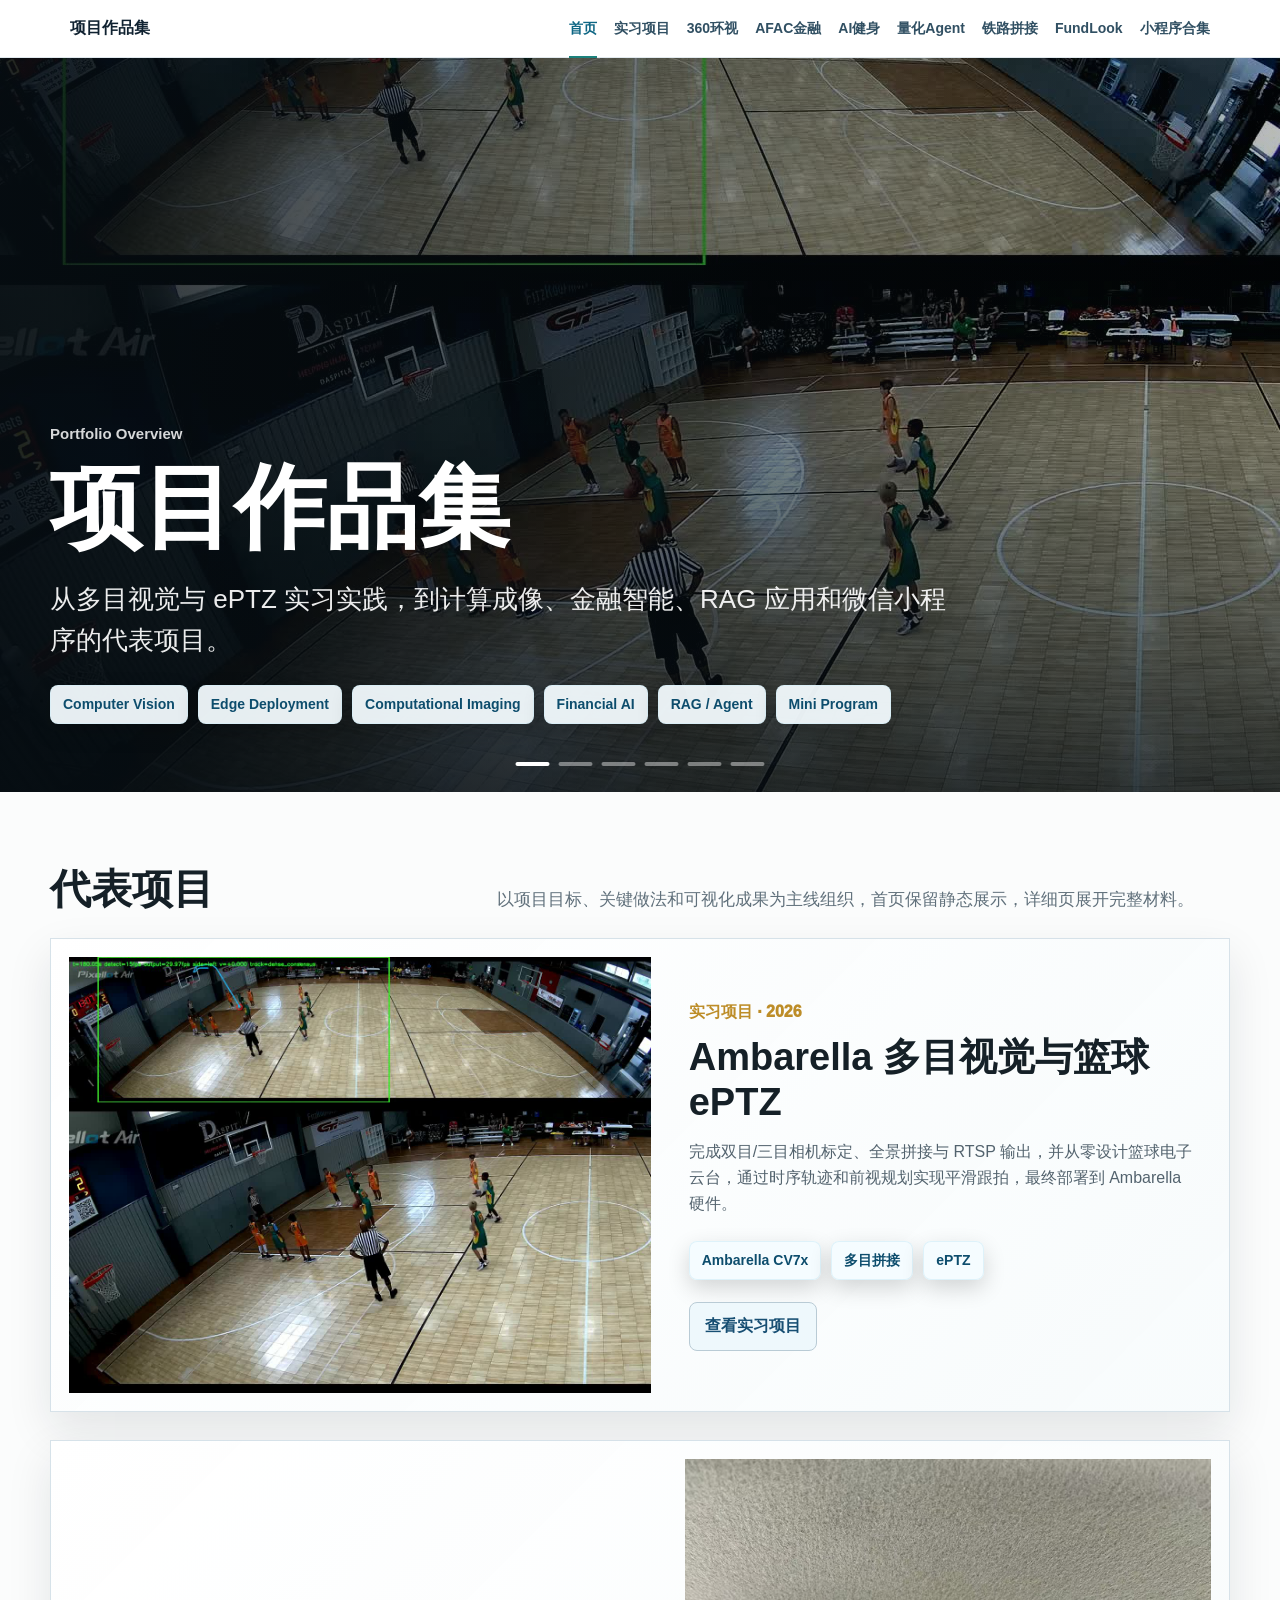
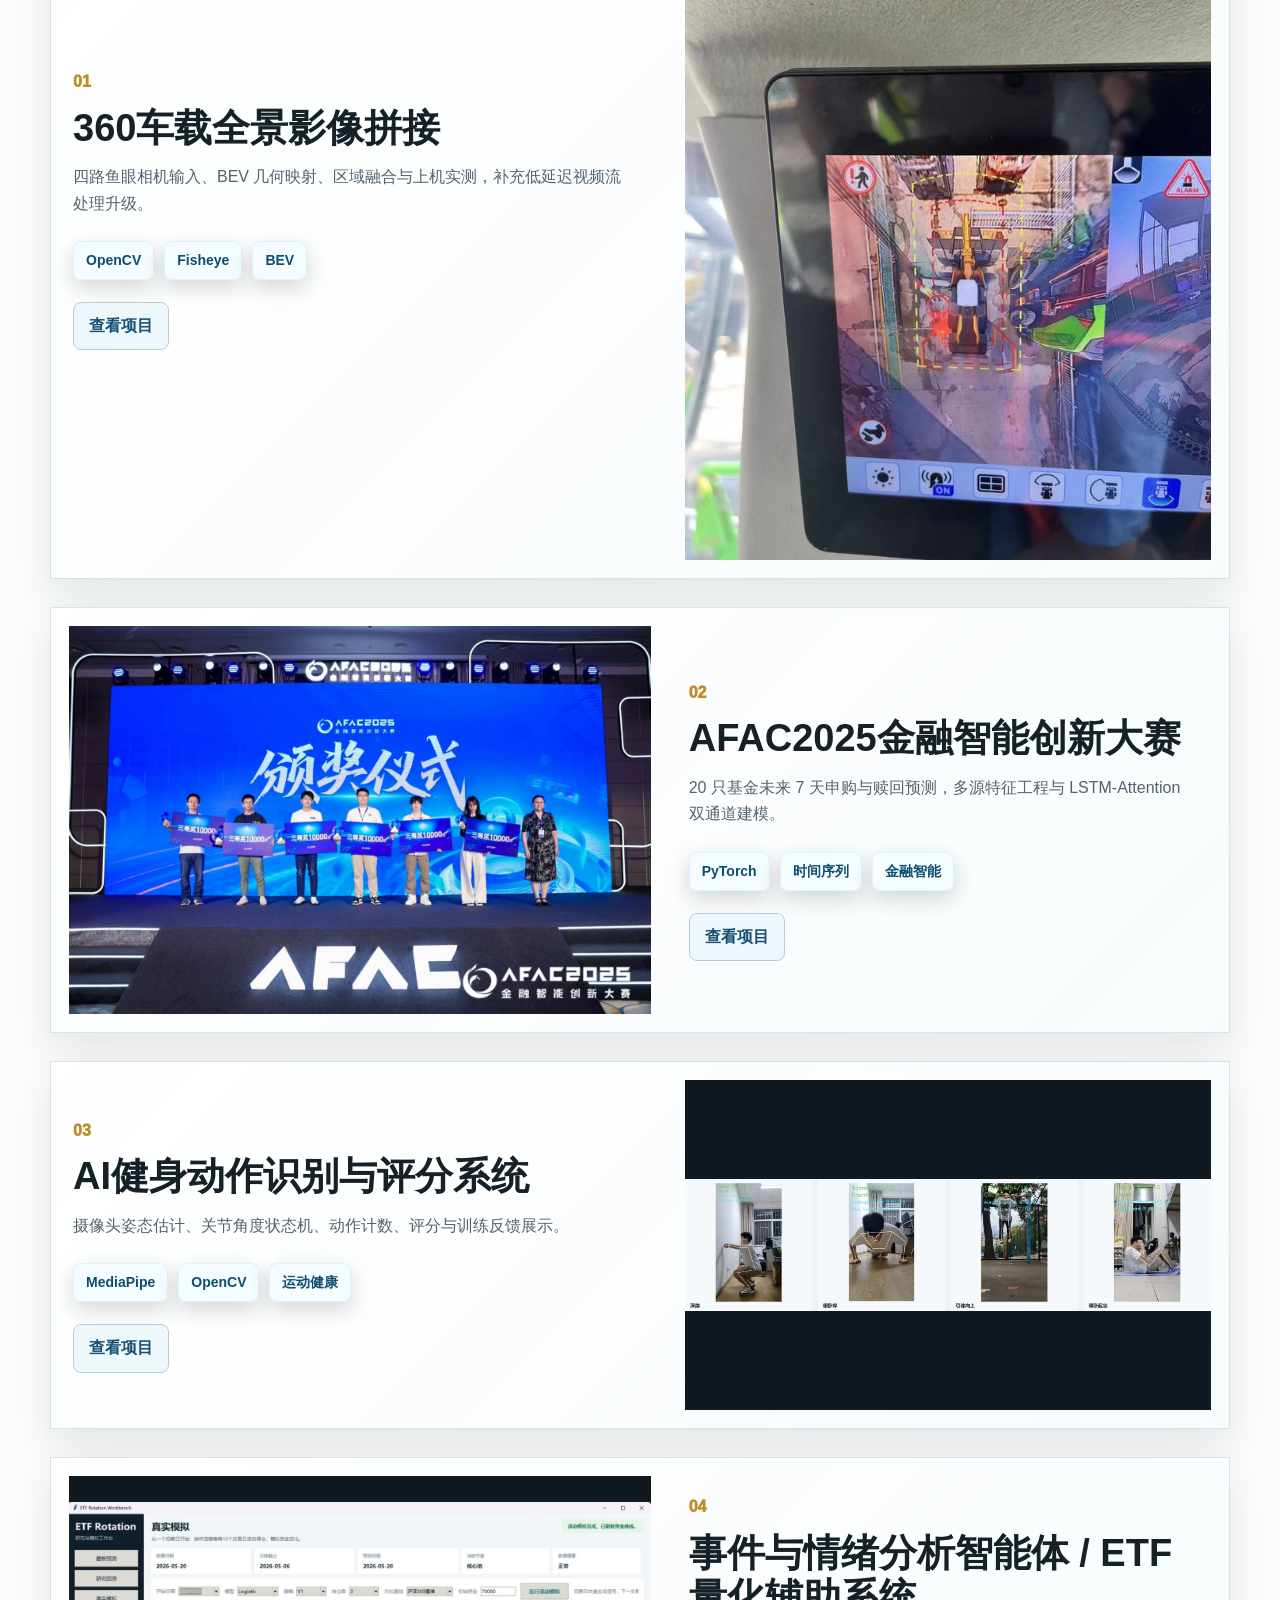
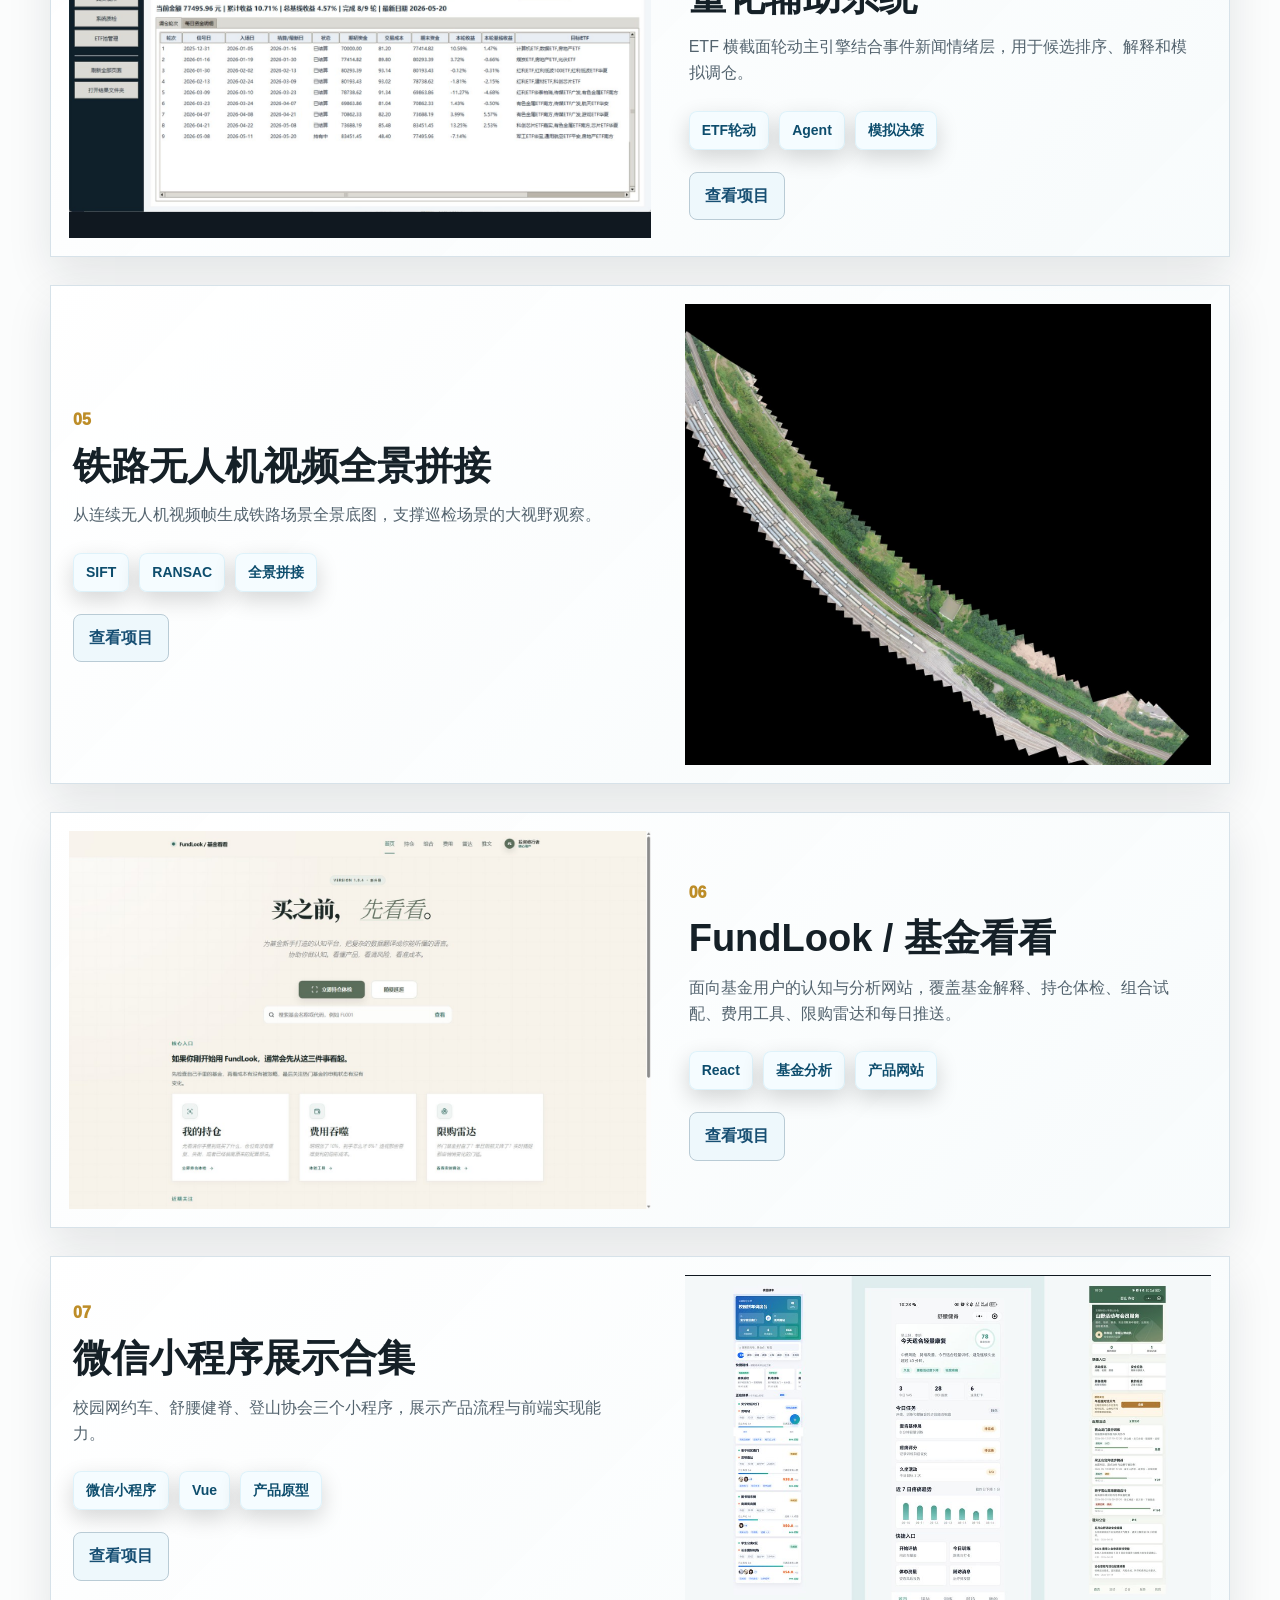
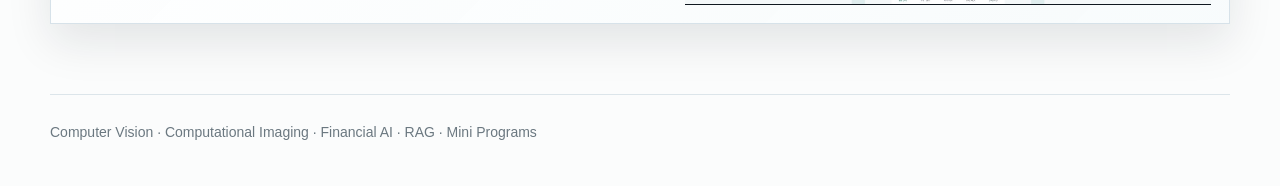
<file: index.html>
<!doctype html>
<html lang="zh-CN">
<head>
  <meta charset="utf-8">
  <meta name="viewport" content="width=device-width, initial-scale=1">
  <title>项目作品集概览 | 项目作品集</title>
  <meta name="description" content="图像算法实习、计算机视觉、计算成像、金融智能、RAG 与微信小程序项目作品集">
  <link rel="stylesheet" href="assets/styles.css?v=20260922_internship">
</head>
<body>
  <header class="site-header">
    <a class="brand" href="index.html">项目作品集</a>
    <nav><a href="index.html" aria-current="page">首页</a><a href="projects/internship-ambarella-eptz.html">实习项目</a><a href="projects/avm-360.html">360环视</a><a href="projects/acaf-finance.html">AFAC金融</a><a href="projects/ai-fitness.html">AI健身</a><a href="projects/quant-agent.html">量化Agent</a><a href="projects/railway-stitching.html">铁路拼接</a><a href="projects/fundlook/index.html">FundLook</a><a href="projects/miniapps.html">小程序合集</a></nav>
  </header>
  <main>
    <section class="immersive-hero home-immersive" data-hero-carousel>
      <div class="hero-slides"><figure class="hero-slide is-active"><img src="assets/images/internship/eptz-review.jpg" alt="篮球 ePTZ 电子云台审核画面" loading="eager"></figure><figure class="hero-slide "><img src="assets/images/acaf/acaf_award.jpg" alt="" loading="lazy"></figure><figure class="hero-slide "><img src="assets/images/acaf/acaf_trophy.jpg" alt="" loading="lazy"></figure><figure class="hero-slide "><img src="assets/images/acaf/acaf_roadshow.jpg" alt="" loading="lazy"></figure><figure class="hero-slide "><img src="assets/images/railway/final-panorama.jpg" alt="" loading="lazy"></figure><figure class="hero-slide "><img src="assets/images/quant/latest-prediction.jpg" alt="" loading="lazy"></figure></div>
      <div class="hero-shade" aria-hidden="true"></div>
      <div class="hero-inner">
        <p class="kicker">Portfolio Overview</p>
        <h1>项目作品集</h1>
        <p class="lead">从多目视觉与 ePTZ 实习实践，到计算成像、金融智能、RAG 应用和微信小程序的代表项目。</p>
        <div class="tag-row">
          <span>Computer Vision</span><span>Edge Deployment</span><span>Computational Imaging</span><span>Financial AI</span><span>RAG / Agent</span><span>Mini Program</span>
        </div>
      </div>
      <div class="hero-dots"><button class="is-active" aria-label="切换首屏图 1"></button><button class="" aria-label="切换首屏图 2"></button><button class="" aria-label="切换首屏图 3"></button><button class="" aria-label="切换首屏图 4"></button><button class="" aria-label="切换首屏图 5"></button><button class="" aria-label="切换首屏图 6"></button></div>
    </section>
    
    <section class="section ">
      <div class="section-heading">
        <h2>代表项目</h2>
        <p>以项目目标、关键做法和可视化成果为主线组织，首页保留静态展示，详细页展开完整材料。</p>
      </div>
      <div class="portfolio-stack">
        <article class="showcase-item">
          <a class="showcase-media" href="projects/internship-ambarella-eptz.html"><img src="assets/images/internship/eptz-review.jpg" alt="Ambarella 多目视觉与篮球 ePTZ" loading="lazy"></a>
          <div class="showcase-copy">
            <div class="num">实习项目 · 2026</div>
            <h3>Ambarella 多目视觉与篮球 ePTZ</h3>
            <p>完成双目/三目相机标定、全景拼接与 RTSP 输出，并从零设计篮球电子云台，通过时序轨迹和前视规划实现平滑跟拍，最终部署到 Ambarella 硬件。</p>
            <div class="tag-row"><span>Ambarella CV7x</span><span>多目拼接</span><span>ePTZ</span></div>
            <a class="link-button" href="projects/internship-ambarella-eptz.html">查看实习项目</a>
          </div>
        </article>

        <article class="showcase-item">
          <a class="showcase-media" href="projects/avm-360.html"><img src="assets/images/avm/avm_demo_bev.jpg" alt="360车载全景影像拼接" loading="lazy"></a>
          <div class="showcase-copy">
            <div class="num">01</div>
            <h3>360车载全景影像拼接</h3>
            <p>四路鱼眼相机输入、BEV 几何映射、区域融合与上机实测，补充低延迟视频流处理升级。</p>
            <div class="tag-row"><span>OpenCV</span><span>Fisheye</span><span>BEV</span></div>
            <a class="link-button" href="projects/avm-360.html">查看项目</a>
          </div>
        </article>
        
        <article class="showcase-item">
          <a class="showcase-media" href="projects/acaf-finance.html"><img src="assets/images/acaf/acaf_award.jpg" alt="AFAC2025金融智能创新大赛" loading="lazy"></a>
          <div class="showcase-copy">
            <div class="num">02</div>
            <h3>AFAC2025金融智能创新大赛</h3>
            <p>20 只基金未来 7 天申购与赎回预测，多源特征工程与 LSTM-Attention 双通道建模。</p>
            <div class="tag-row"><span>PyTorch</span><span>时间序列</span><span>金融智能</span></div>
            <a class="link-button" href="projects/acaf-finance.html">查看项目</a>
          </div>
        </article>
        
        <article class="showcase-item">
          <a class="showcase-media" href="projects/ai-fitness.html"><img src="assets/images/fitness/fitness-strip.jpg" alt="AI健身动作识别与评分系统" loading="lazy"></a>
          <div class="showcase-copy">
            <div class="num">03</div>
            <h3>AI健身动作识别与评分系统</h3>
            <p>摄像头姿态估计、关节角度状态机、动作计数、评分与训练反馈展示。</p>
            <div class="tag-row"><span>MediaPipe</span><span>OpenCV</span><span>运动健康</span></div>
            <a class="link-button" href="projects/ai-fitness.html">查看项目</a>
          </div>
        </article>
        
        <article class="showcase-item">
          <a class="showcase-media" href="projects/quant-agent.html"><img src="assets/images/quant/real-simulation.jpg" alt="事件与情绪分析智能体 / ETF量化辅助系统" loading="lazy"></a>
          <div class="showcase-copy">
            <div class="num">04</div>
            <h3>事件与情绪分析智能体 / ETF量化辅助系统</h3>
            <p>ETF 横截面轮动主引擎结合事件新闻情绪层，用于候选排序、解释和模拟调仓。</p>
            <div class="tag-row"><span>ETF轮动</span><span>Agent</span><span>模拟决策</span></div>
            <a class="link-button" href="projects/quant-agent.html">查看项目</a>
          </div>
        </article>
        
        <article class="showcase-item">
          <a class="showcase-media" href="projects/railway-stitching.html"><img src="assets/images/railway/final-panorama.jpg" alt="铁路无人机视频全景拼接" loading="lazy"></a>
          <div class="showcase-copy">
            <div class="num">05</div>
            <h3>铁路无人机视频全景拼接</h3>
            <p>从连续无人机视频帧生成铁路场景全景底图，支撑巡检场景的大视野观察。</p>
            <div class="tag-row"><span>SIFT</span><span>RANSAC</span><span>全景拼接</span></div>
            <a class="link-button" href="projects/railway-stitching.html">查看项目</a>
          </div>
        </article>
        
        <article class="showcase-item">
          <a class="showcase-media" href="projects/fundlook/index.html"><img src="assets/images/fundlook/fundlook-cover.jpg" alt="FundLook / 基金看看" loading="lazy"></a>
          <div class="showcase-copy">
            <div class="num">06</div>
            <h3>FundLook / 基金看看</h3>
            <p>面向基金用户的认知与分析网站，覆盖基金解释、持仓体检、组合试配、费用工具、限购雷达和每日推送。</p>
            <div class="tag-row"><span>React</span><span>基金分析</span><span>产品网站</span></div>
            <a class="link-button" href="projects/fundlook/index.html">查看项目</a>
          </div>
        </article>
        
        <article class="showcase-item">
          <a class="showcase-media" href="projects/miniapps.html"><img src="assets/images/miniapps/miniapp-collage.jpg" alt="微信小程序展示合集" loading="lazy"></a>
          <div class="showcase-copy">
            <div class="num">07</div>
            <h3>微信小程序展示合集</h3>
            <p>校园网约车、舒腰健脊、登山协会三个小程序，展示产品流程与前端实现能力。</p>
            <div class="tag-row"><span>微信小程序</span><span>Vue</span><span>产品原型</span></div>
            <a class="link-button" href="projects/miniapps.html">查看项目</a>
          </div>
        </article>
        </div>
    </section>
    </main>
  <footer class="site-footer">
    <span>Computer Vision · Computational Imaging · Financial AI · RAG · Mini Programs</span>
  </footer>
  <script src="assets/site.js?v=20260922_internship"></script>
</body>
</html>
</file>
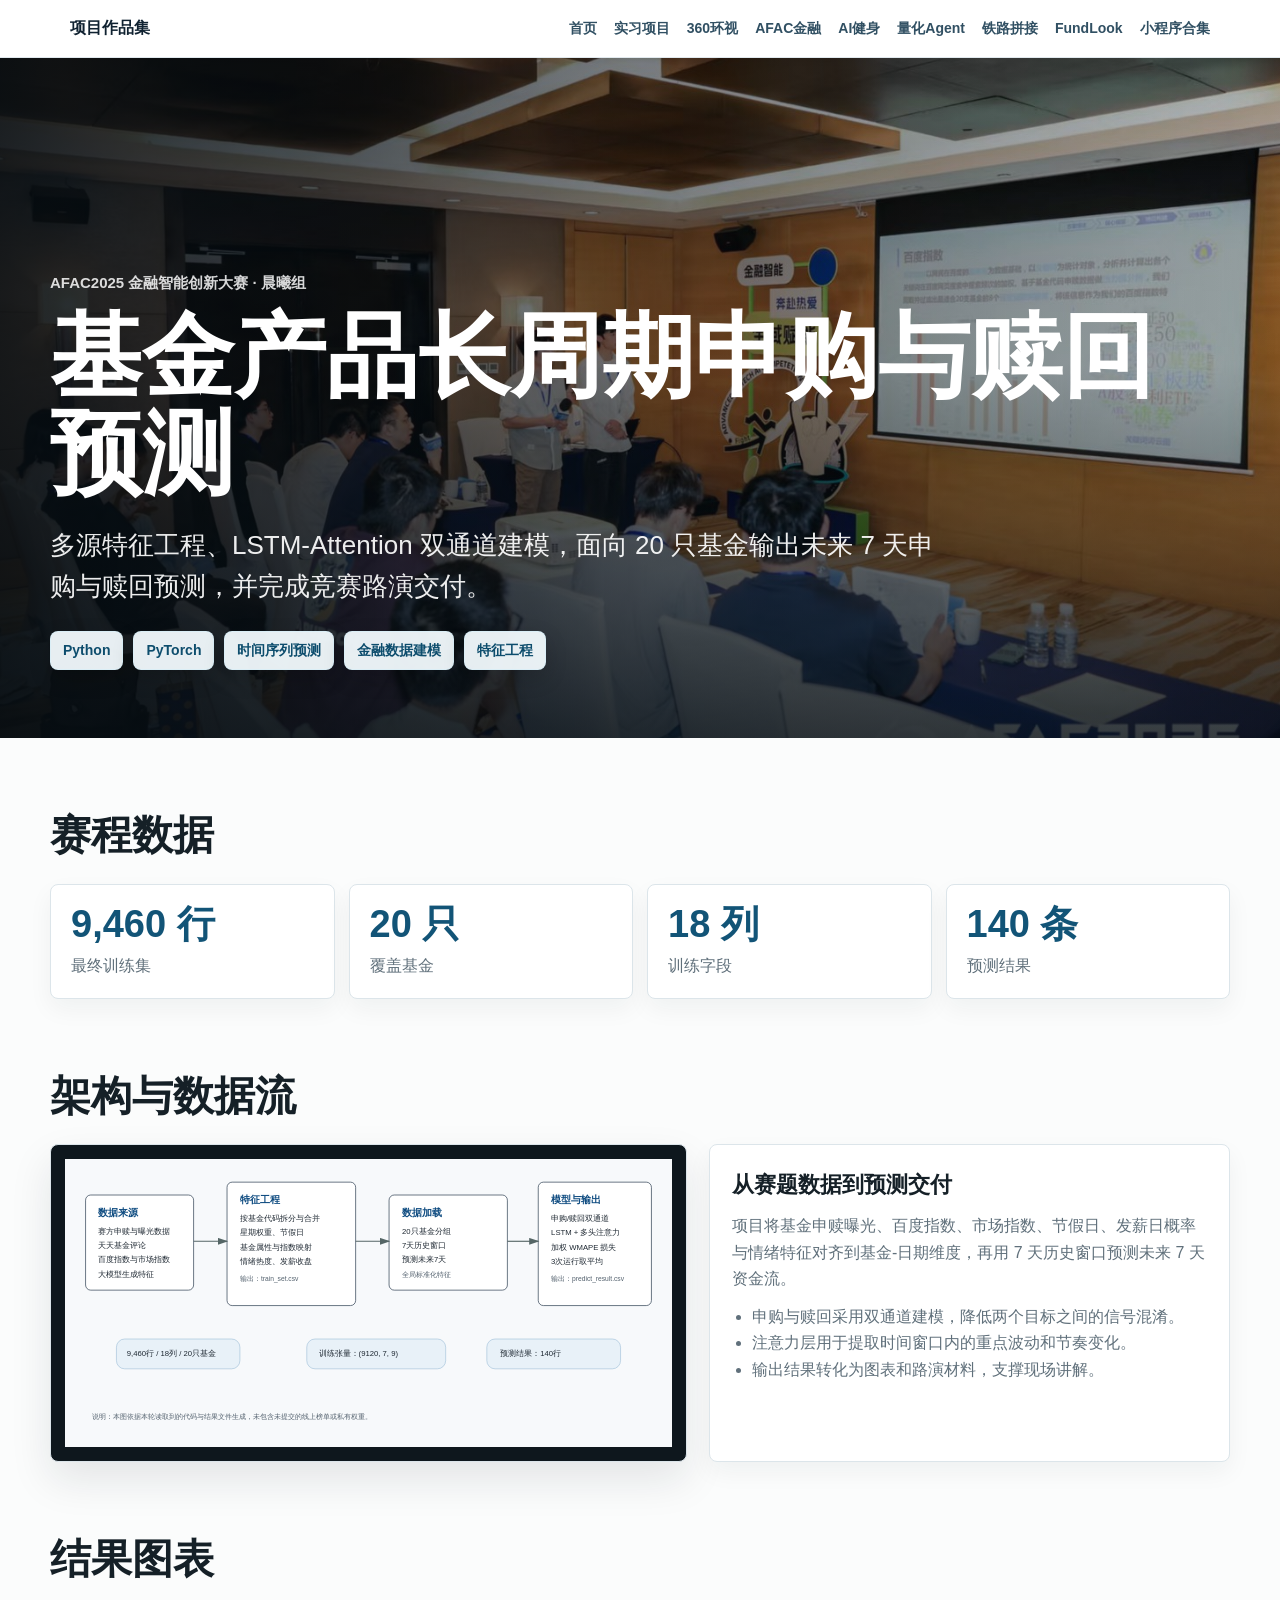
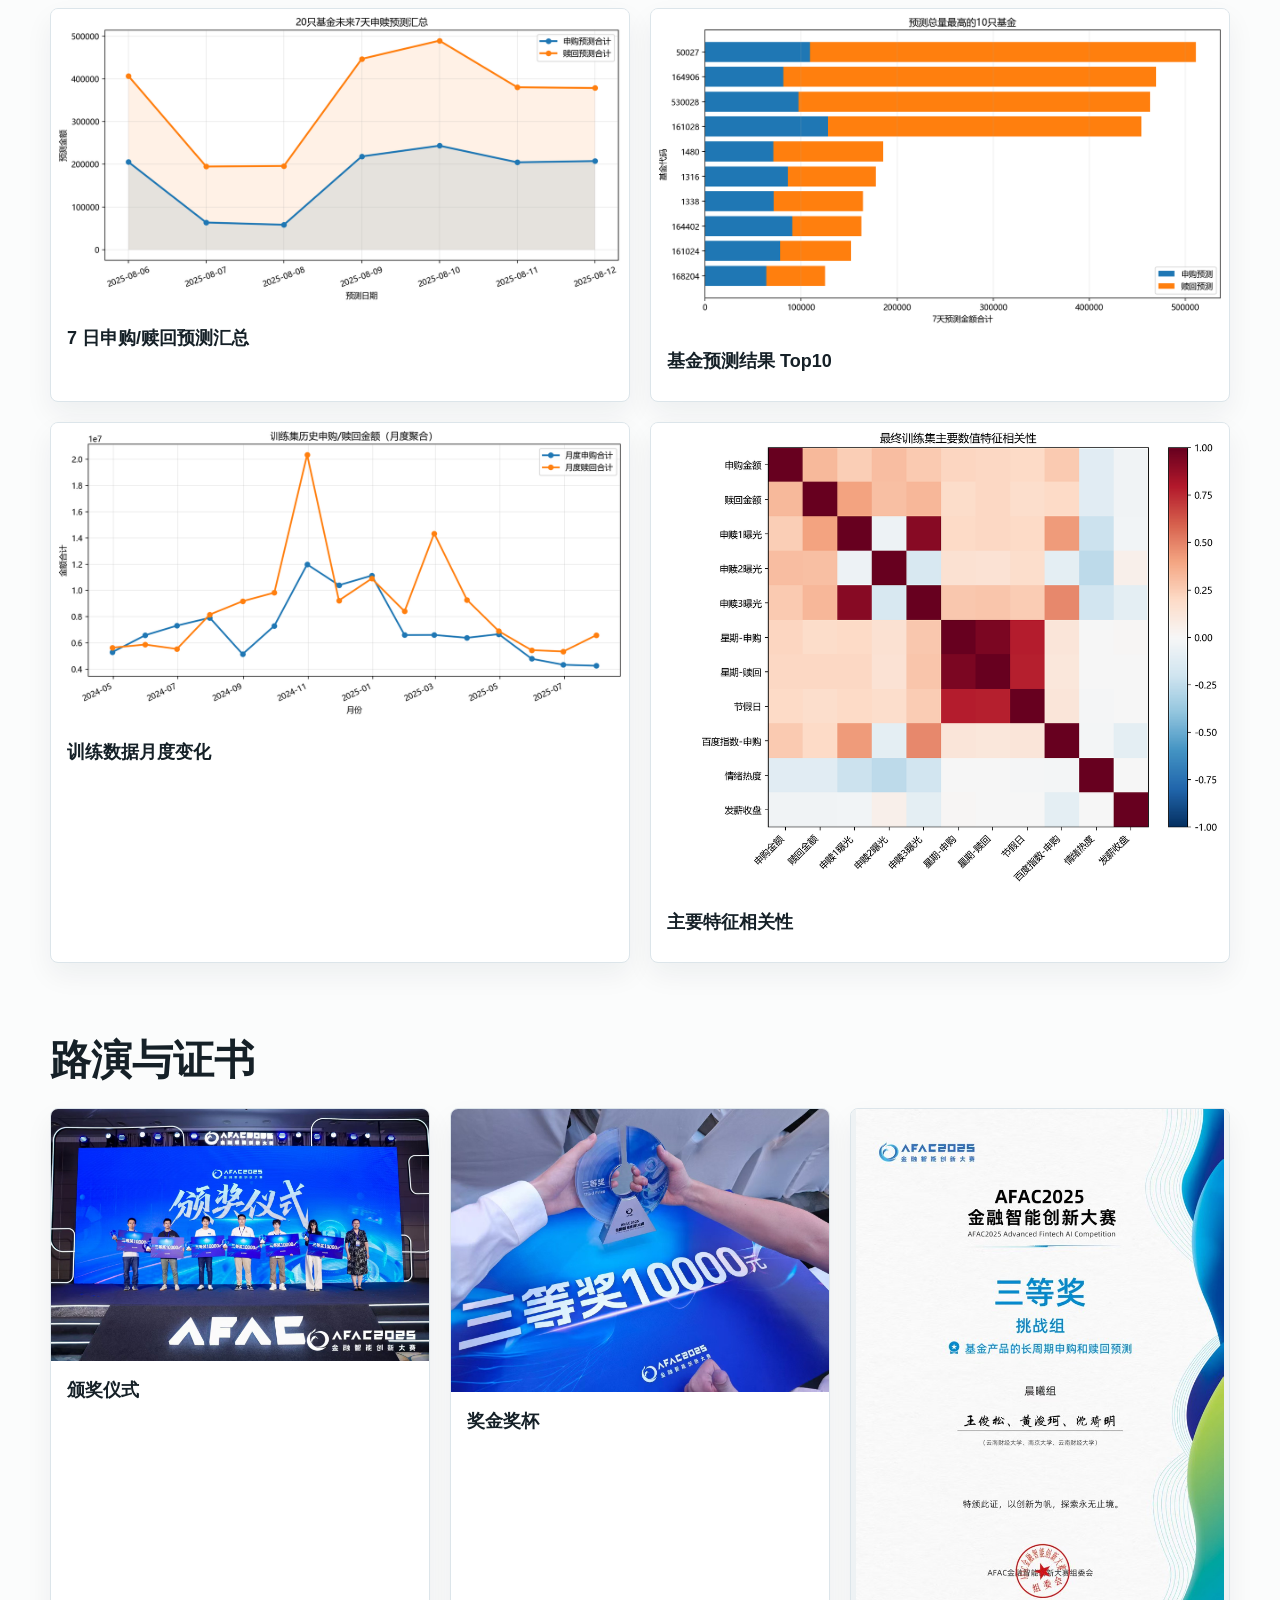
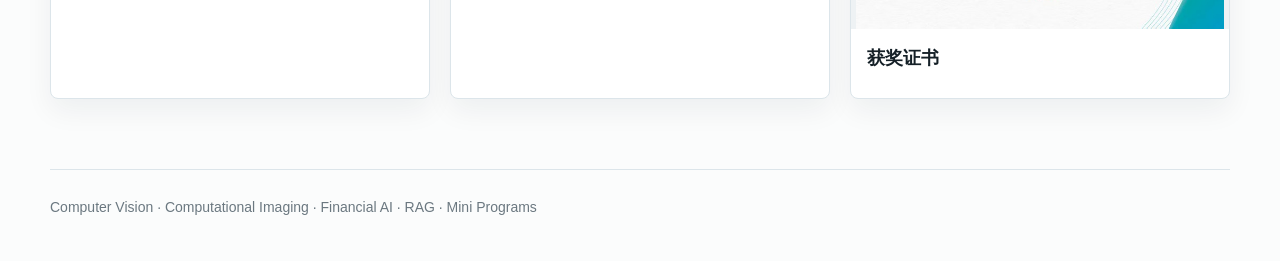
<file: projects/acaf-finance.html>
<!doctype html>
<html lang="zh-CN">
<head>
  <meta charset="utf-8">
  <meta name="viewport" content="width=device-width, initial-scale=1">
  <title>AFAC2025金融智能创新大赛 | 项目作品集</title>
  <meta name="description" content="基金申赎 7 日预测项目">
  <link rel="stylesheet" href="../assets/styles.css?v=20260922_internship">
</head>
<body>
  <header class="site-header">
    <a class="brand" href="../index.html">项目作品集</a>
    <nav><a href="../index.html">首页</a><a href="internship-ambarella-eptz.html">实习项目</a><a href="avm-360.html">360环视</a><a href="acaf-finance.html">AFAC金融</a><a href="ai-fitness.html">AI健身</a><a href="quant-agent.html">量化Agent</a><a href="railway-stitching.html">铁路拼接</a><a href="fundlook/index.html">FundLook</a><a href="miniapps.html">小程序合集</a></nav>
  </header>
  <main>
    <section class="immersive-hero" style="--hero-image: url('../assets/images/acaf/acaf_roadshow.jpg')">
      <div class="hero-bg" aria-hidden="true"></div>
      <div class="hero-shade" aria-hidden="true"></div>
      <div class="hero-inner">
        <p class="kicker">AFAC2025 金融智能创新大赛 · 晨曦组</p>
        <h1>基金产品长周期申购与赎回预测</h1>
        <p class="lead">多源特征工程、LSTM-Attention 双通道建模，面向 20 只基金输出未来 7 天申购与赎回预测，并完成竞赛路演交付。</p>
        <div class="tag-row"><span>Python</span><span>PyTorch</span><span>时间序列预测</span><span>金融数据建模</span><span>特征工程</span></div>
      </div>
    </section>
    
    <section class="section ">
      <div class="section-heading">
        <h2>赛程数据</h2>
        
      </div>
      <div class="metrics"><div class="metric"><strong>9,460 行</strong><span>最终训练集</span></div><div class="metric"><strong>20 只</strong><span>覆盖基金</span></div><div class="metric"><strong>18 列</strong><span>训练字段</span></div><div class="metric"><strong>140 条</strong><span>预测结果</span></div></div>
    </section>
    
    <section class="section ">
      <div class="section-heading">
        <h2>架构与数据流</h2>
        
      </div>
      
      <div class="feature-split">
        <div class="wide-media"><img src="../assets/images/acaf/architecture.svg" alt="项目架构与数据流图" loading="lazy"></div>
        <div class="rich-copy">
          <h3>从赛题数据到预测交付</h3>
          <p>项目将基金申赎曝光、百度指数、市场指数、节假日、发薪日概率与情绪特征对齐到基金-日期维度，再用 7 天历史窗口预测未来 7 天资金流。</p>
          <ul>
            <li>申购与赎回采用双通道建模，降低两个目标之间的信号混淆。</li>
            <li>注意力层用于提取时间窗口内的重点波动和节奏变化。</li>
            <li>输出结果转化为图表和路演材料，支撑现场讲解。</li>
          </ul>
        </div>
      </div>
    
    </section>
    
    <section class="section ">
      <div class="section-heading">
        <h2>结果图表</h2>
        
      </div>
      
      <div class="gallery">
        
    <article class="picture-panel ">
      <div class="picture"><img src="../assets/images/acaf/acaf_pred.png" alt="7 日申购/赎回预测汇总" loading="lazy"></div>
      <div class="picture-copy">
        <h3>7 日申购/赎回预测汇总</h3>
        
      </div>
    </article>
    
        
    <article class="picture-panel ">
      <div class="picture"><img src="../assets/images/acaf/acaf_top10.png" alt="基金预测结果 Top10" loading="lazy"></div>
      <div class="picture-copy">
        <h3>基金预测结果 Top10</h3>
        
      </div>
    </article>
    
        
    <article class="picture-panel ">
      <div class="picture"><img src="../assets/images/acaf/acaf_monthly.png" alt="训练数据月度变化" loading="lazy"></div>
      <div class="picture-copy">
        <h3>训练数据月度变化</h3>
        
      </div>
    </article>
    
        
    <article class="picture-panel ">
      <div class="picture"><img src="../assets/images/acaf/acaf_corr.png" alt="主要特征相关性" loading="lazy"></div>
      <div class="picture-copy">
        <h3>主要特征相关性</h3>
        
      </div>
    </article>
    
      </div>
    
    </section>
    
    <section class="section ">
      <div class="section-heading">
        <h2>路演与证书</h2>
        
      </div>
      
      <div class="gallery three">
        
    <article class="picture-panel ">
      <div class="picture"><img src="../assets/images/acaf/acaf_award.jpg" alt="颁奖仪式" loading="lazy"></div>
      <div class="picture-copy">
        <h3>颁奖仪式</h3>
        
      </div>
    </article>
    
        
    <article class="picture-panel ">
      <div class="picture"><img src="../assets/images/acaf/acaf_trophy.jpg" alt="奖金奖杯" loading="lazy"></div>
      <div class="picture-copy">
        <h3>奖金奖杯</h3>
        
      </div>
    </article>
    
        
    <article class="picture-panel ">
      <div class="picture"><img src="../assets/images/acaf/acaf_certificate.jpg" alt="获奖证书" loading="lazy"></div>
      <div class="picture-copy">
        <h3>获奖证书</h3>
        
      </div>
    </article>
    
      </div>
    
    </section>
    </main>
  <footer class="site-footer">
    <span>Computer Vision · Computational Imaging · Financial AI · RAG · Mini Programs</span>
  </footer>
  <script src="../assets/site.js?v=20260524_fundlook_nav"></script>
</body>
</html>
</file>
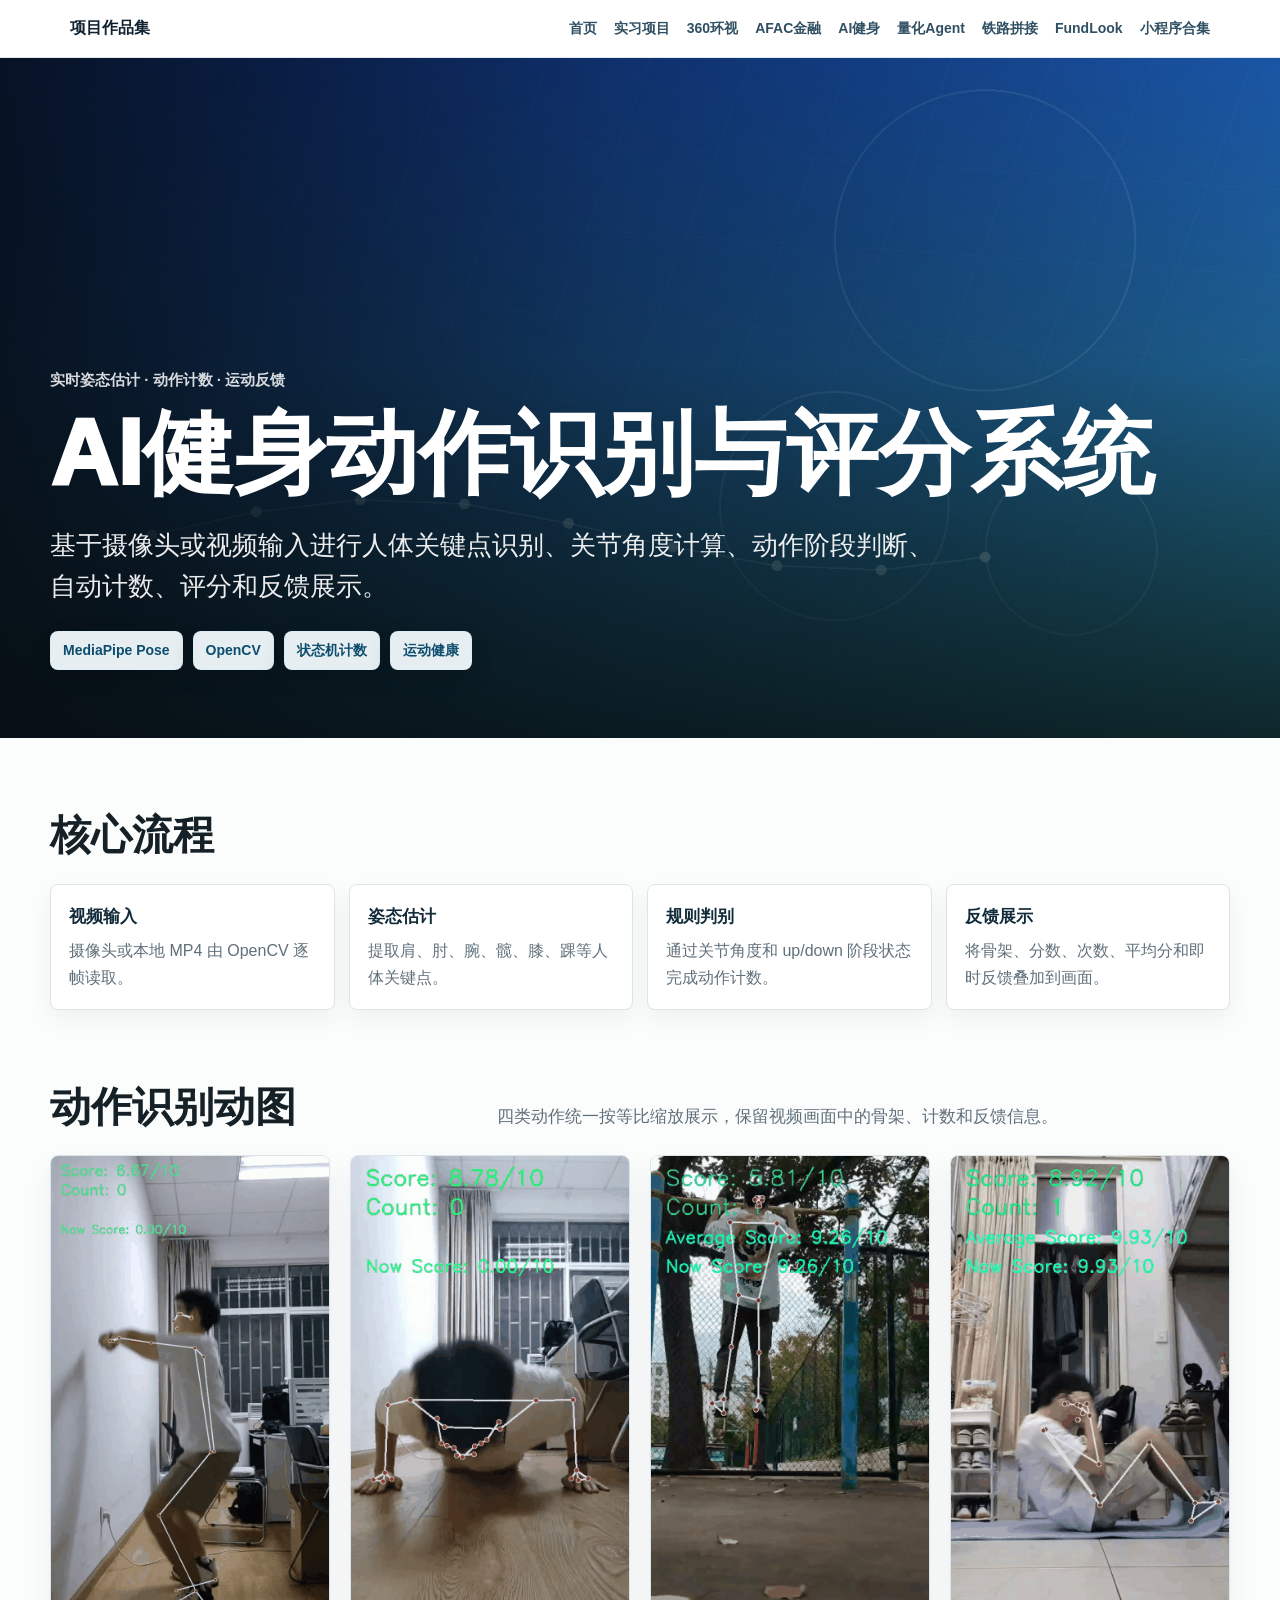
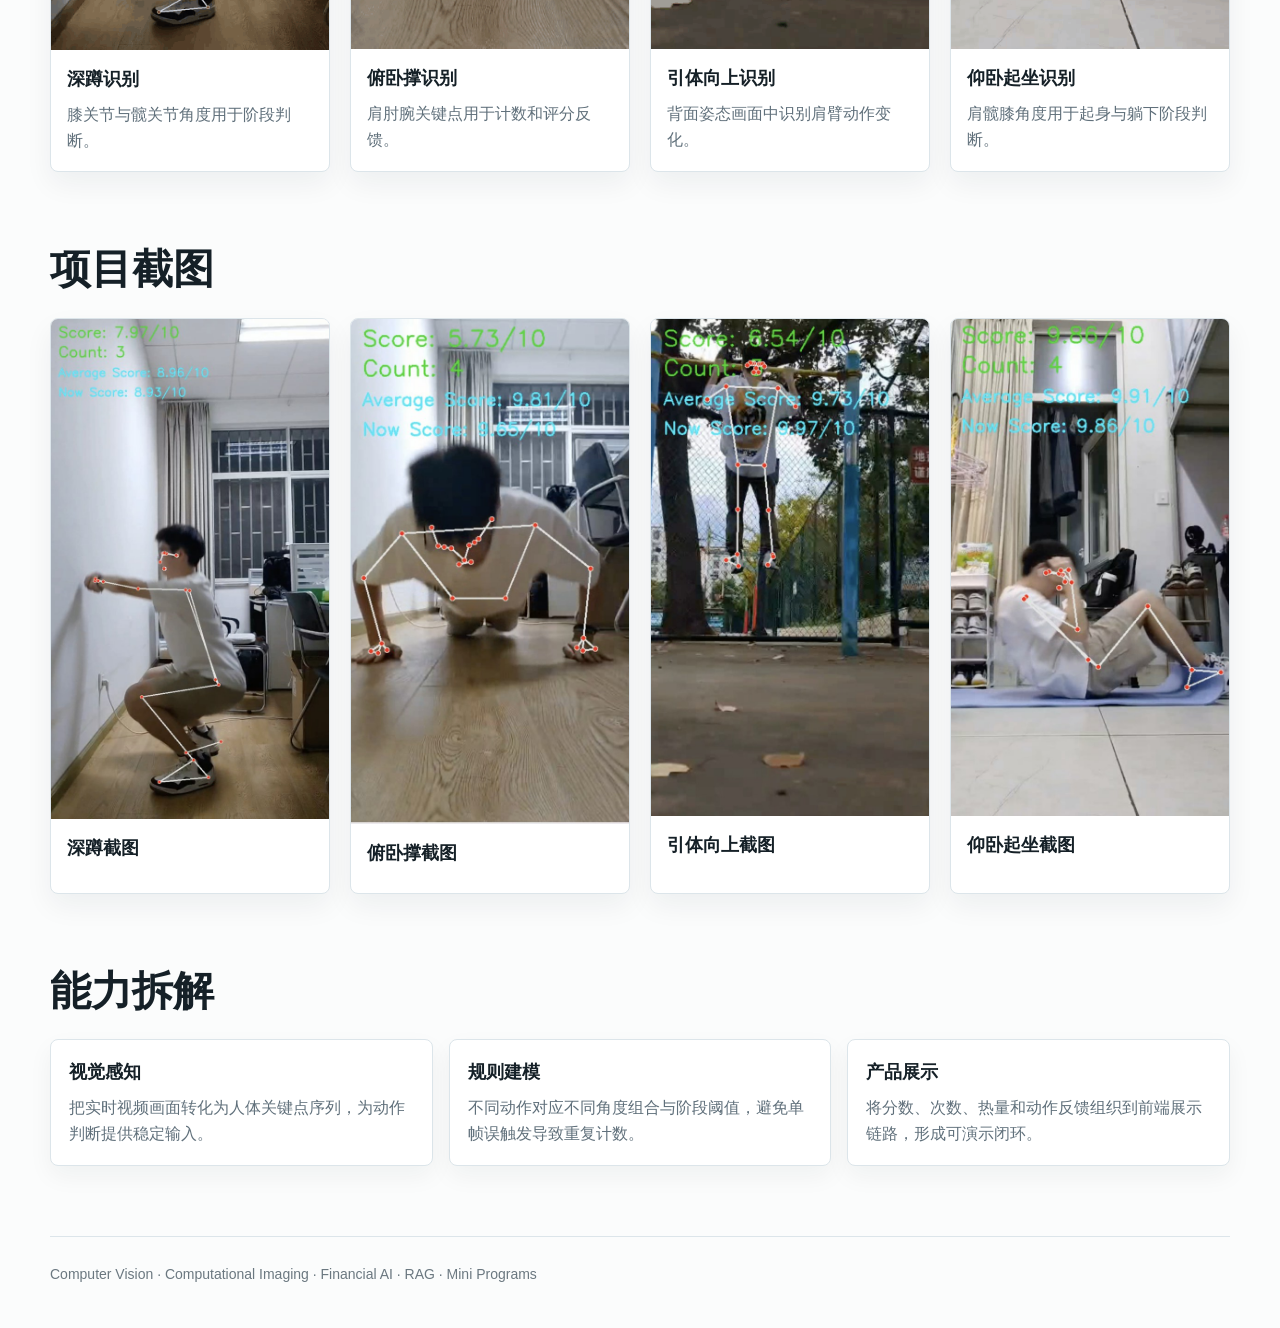
<file: projects/ai-fitness.html>
<!doctype html>
<html lang="zh-CN">
<head>
  <meta charset="utf-8">
  <meta name="viewport" content="width=device-width, initial-scale=1">
  <title>AI健身动作识别与评分系统 | 项目作品集</title>
  <meta name="description" content="姿态估计、动作计数与运动反馈项目">
  <link rel="stylesheet" href="../assets/styles.css?v=20260922_internship">
</head>
<body>
  <header class="site-header">
    <a class="brand" href="../index.html">项目作品集</a>
    <nav><a href="../index.html">首页</a><a href="internship-ambarella-eptz.html">实习项目</a><a href="avm-360.html">360环视</a><a href="acaf-finance.html">AFAC金融</a><a href="ai-fitness.html">AI健身</a><a href="quant-agent.html">量化Agent</a><a href="railway-stitching.html">铁路拼接</a><a href="fundlook/index.html">FundLook</a><a href="miniapps.html">小程序合集</a></nav>
  </header>
  <main>
    <section class="immersive-hero" style="--hero-image: url('../assets/images/fitness/blue-tech-hero.jpg')">
      <div class="hero-bg" aria-hidden="true"></div>
      <div class="hero-shade" aria-hidden="true"></div>
      <div class="hero-inner">
        <p class="kicker">实时姿态估计 · 动作计数 · 运动反馈</p>
        <h1>AI健身动作识别与评分系统</h1>
        <p class="lead">基于摄像头或视频输入进行人体关键点识别、关节角度计算、动作阶段判断、自动计数、评分和反馈展示。</p>
        <div class="tag-row"><span>MediaPipe Pose</span><span>OpenCV</span><span>状态机计数</span><span>运动健康</span></div>
      </div>
    </section>
    
    <section class="section ">
      <div class="section-heading">
        <h2>核心流程</h2>
        
      </div>
      
      <div class="process">
        <div><strong>视频输入</strong><span>摄像头或本地 MP4 由 OpenCV 逐帧读取。</span></div>
        <div><strong>姿态估计</strong><span>提取肩、肘、腕、髋、膝、踝等人体关键点。</span></div>
        <div><strong>规则判别</strong><span>通过关节角度和 up/down 阶段状态完成动作计数。</span></div>
        <div><strong>反馈展示</strong><span>将骨架、分数、次数、平均分和即时反馈叠加到画面。</span></div>
      </div>
    
    </section>
    
    <section class="section ">
      <div class="section-heading">
        <h2>动作识别动图</h2>
        <p>四类动作统一按等比缩放展示，保留视频画面中的骨架、计数和反馈信息。</p>
      </div>
      
      <div class="gallery four">
        
    <article class="picture-panel ">
      <div class="picture"><img src="../assets/media/fitness/fitness_gif_squat.gif" alt="深蹲识别" loading="lazy"></div>
      <div class="picture-copy">
        <h3>深蹲识别</h3>
        <p>膝关节与髋关节角度用于阶段判断。</p>
      </div>
    </article>
    
        
    <article class="picture-panel ">
      <div class="picture"><img src="../assets/media/fitness/fitness_gif_pushup.gif" alt="俯卧撑识别" loading="lazy"></div>
      <div class="picture-copy">
        <h3>俯卧撑识别</h3>
        <p>肩肘腕关键点用于计数和评分反馈。</p>
      </div>
    </article>
    
        
    <article class="picture-panel ">
      <div class="picture"><img src="../assets/media/fitness/fitness_gif_pullup.gif" alt="引体向上识别" loading="lazy"></div>
      <div class="picture-copy">
        <h3>引体向上识别</h3>
        <p>背面姿态画面中识别肩臂动作变化。</p>
      </div>
    </article>
    
        
    <article class="picture-panel ">
      <div class="picture"><img src="../assets/media/fitness/fitness_gif_situp.gif" alt="仰卧起坐识别" loading="lazy"></div>
      <div class="picture-copy">
        <h3>仰卧起坐识别</h3>
        <p>肩髋膝角度用于起身与躺下阶段判断。</p>
      </div>
    </article>
    
      </div>
    
    </section>
    
    <section class="section ">
      <div class="section-heading">
        <h2>项目截图</h2>
        
      </div>
      
      <div class="gallery four">
        
    <article class="picture-panel ">
      <div class="picture"><img src="../assets/images/fitness/fitness_squat.jpg" alt="深蹲截图" loading="lazy"></div>
      <div class="picture-copy">
        <h3>深蹲截图</h3>
        
      </div>
    </article>
    
        
    <article class="picture-panel ">
      <div class="picture"><img src="../assets/images/fitness/fitness_pushup.jpg" alt="俯卧撑截图" loading="lazy"></div>
      <div class="picture-copy">
        <h3>俯卧撑截图</h3>
        
      </div>
    </article>
    
        
    <article class="picture-panel ">
      <div class="picture"><img src="../assets/images/fitness/fitness_pullup.jpg" alt="引体向上截图" loading="lazy"></div>
      <div class="picture-copy">
        <h3>引体向上截图</h3>
        
      </div>
    </article>
    
        
    <article class="picture-panel ">
      <div class="picture"><img src="../assets/images/fitness/fitness_situp.jpg" alt="仰卧起坐截图" loading="lazy"></div>
      <div class="picture-copy">
        <h3>仰卧起坐截图</h3>
        
      </div>
    </article>
    
      </div>
    
    </section>
    
    <section class="section ">
      <div class="section-heading">
        <h2>能力拆解</h2>
        
      </div>
      
      <div class="text-grid">
        <article class="text-panel"><h3>视觉感知</h3><p>把实时视频画面转化为人体关键点序列，为动作判断提供稳定输入。</p></article>
        <article class="text-panel"><h3>规则建模</h3><p>不同动作对应不同角度组合与阶段阈值，避免单帧误触发导致重复计数。</p></article>
        <article class="text-panel"><h3>产品展示</h3><p>将分数、次数、热量和动作反馈组织到前端展示链路，形成可演示闭环。</p></article>
      </div>
    
    </section>
    </main>
  <footer class="site-footer">
    <span>Computer Vision · Computational Imaging · Financial AI · RAG · Mini Programs</span>
  </footer>
  <script src="../assets/site.js?v=20260524_fundlook_nav"></script>
</body>
</html>
</file>
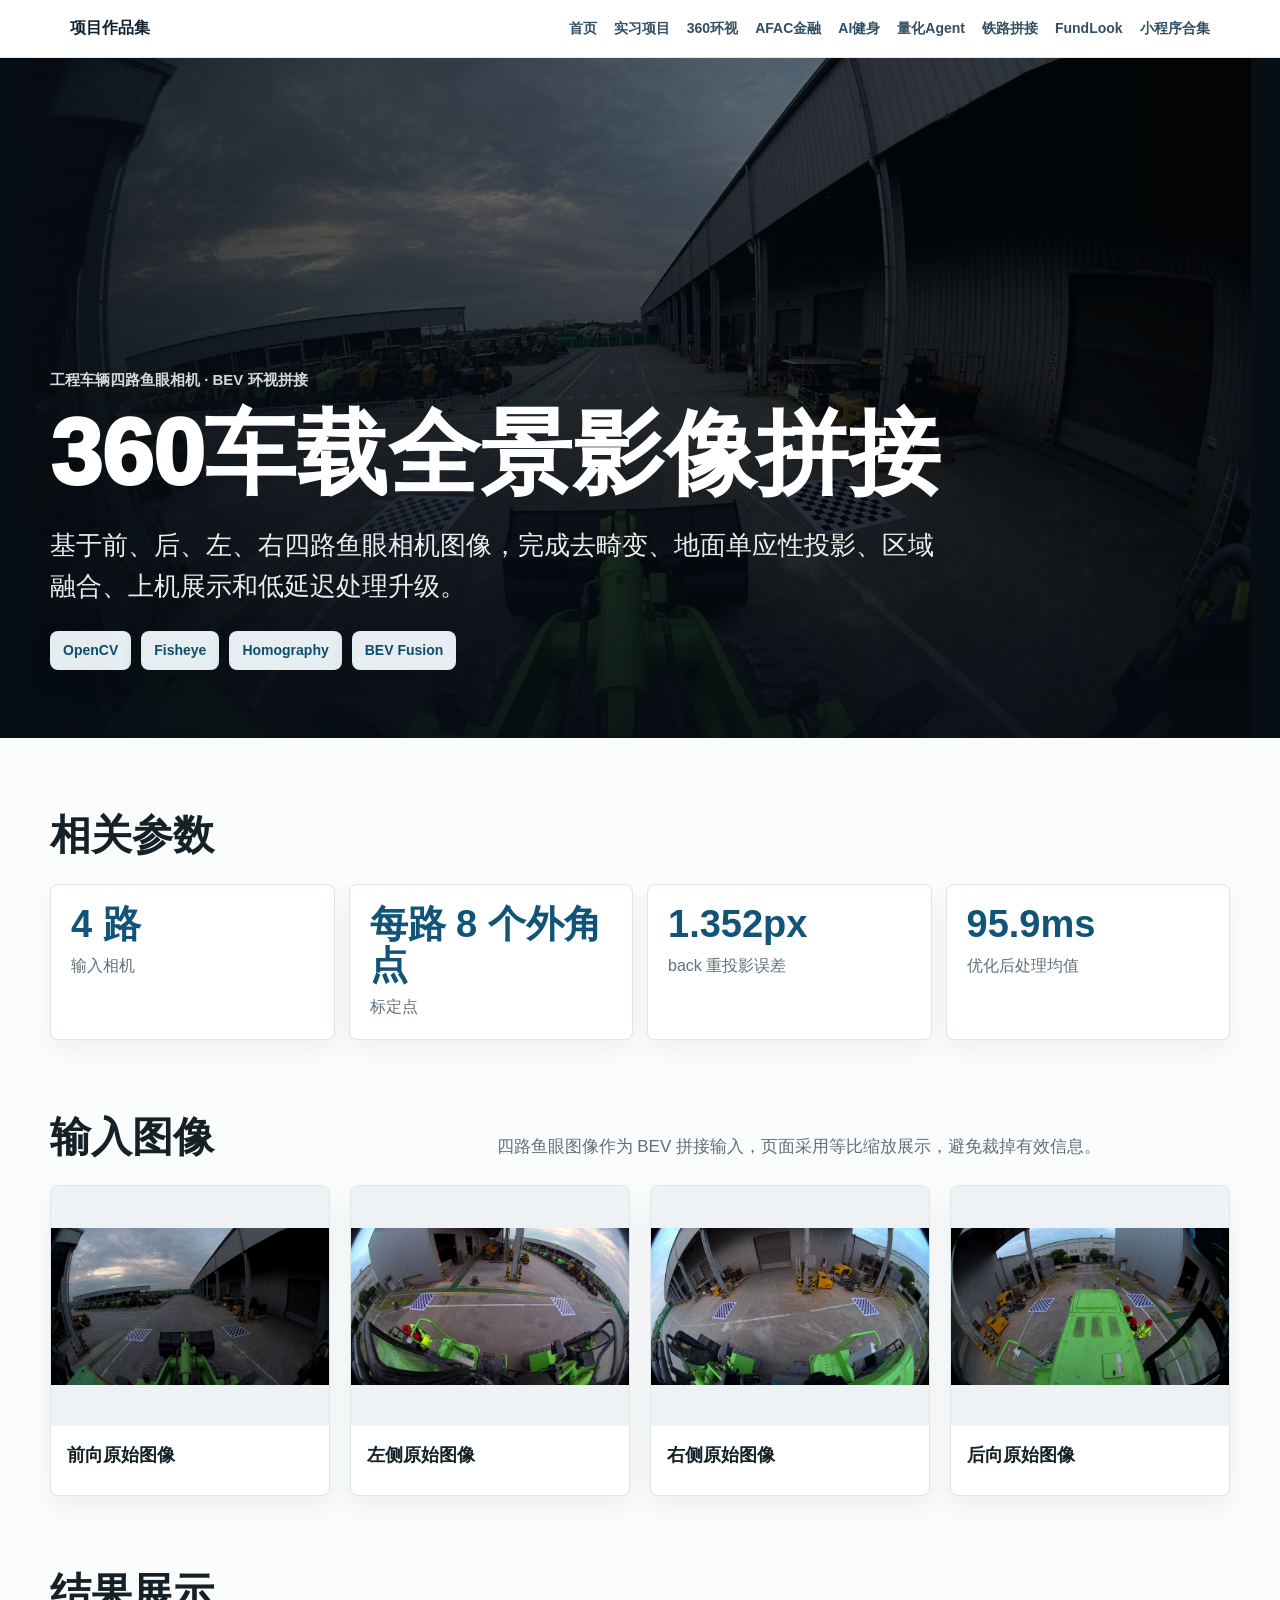
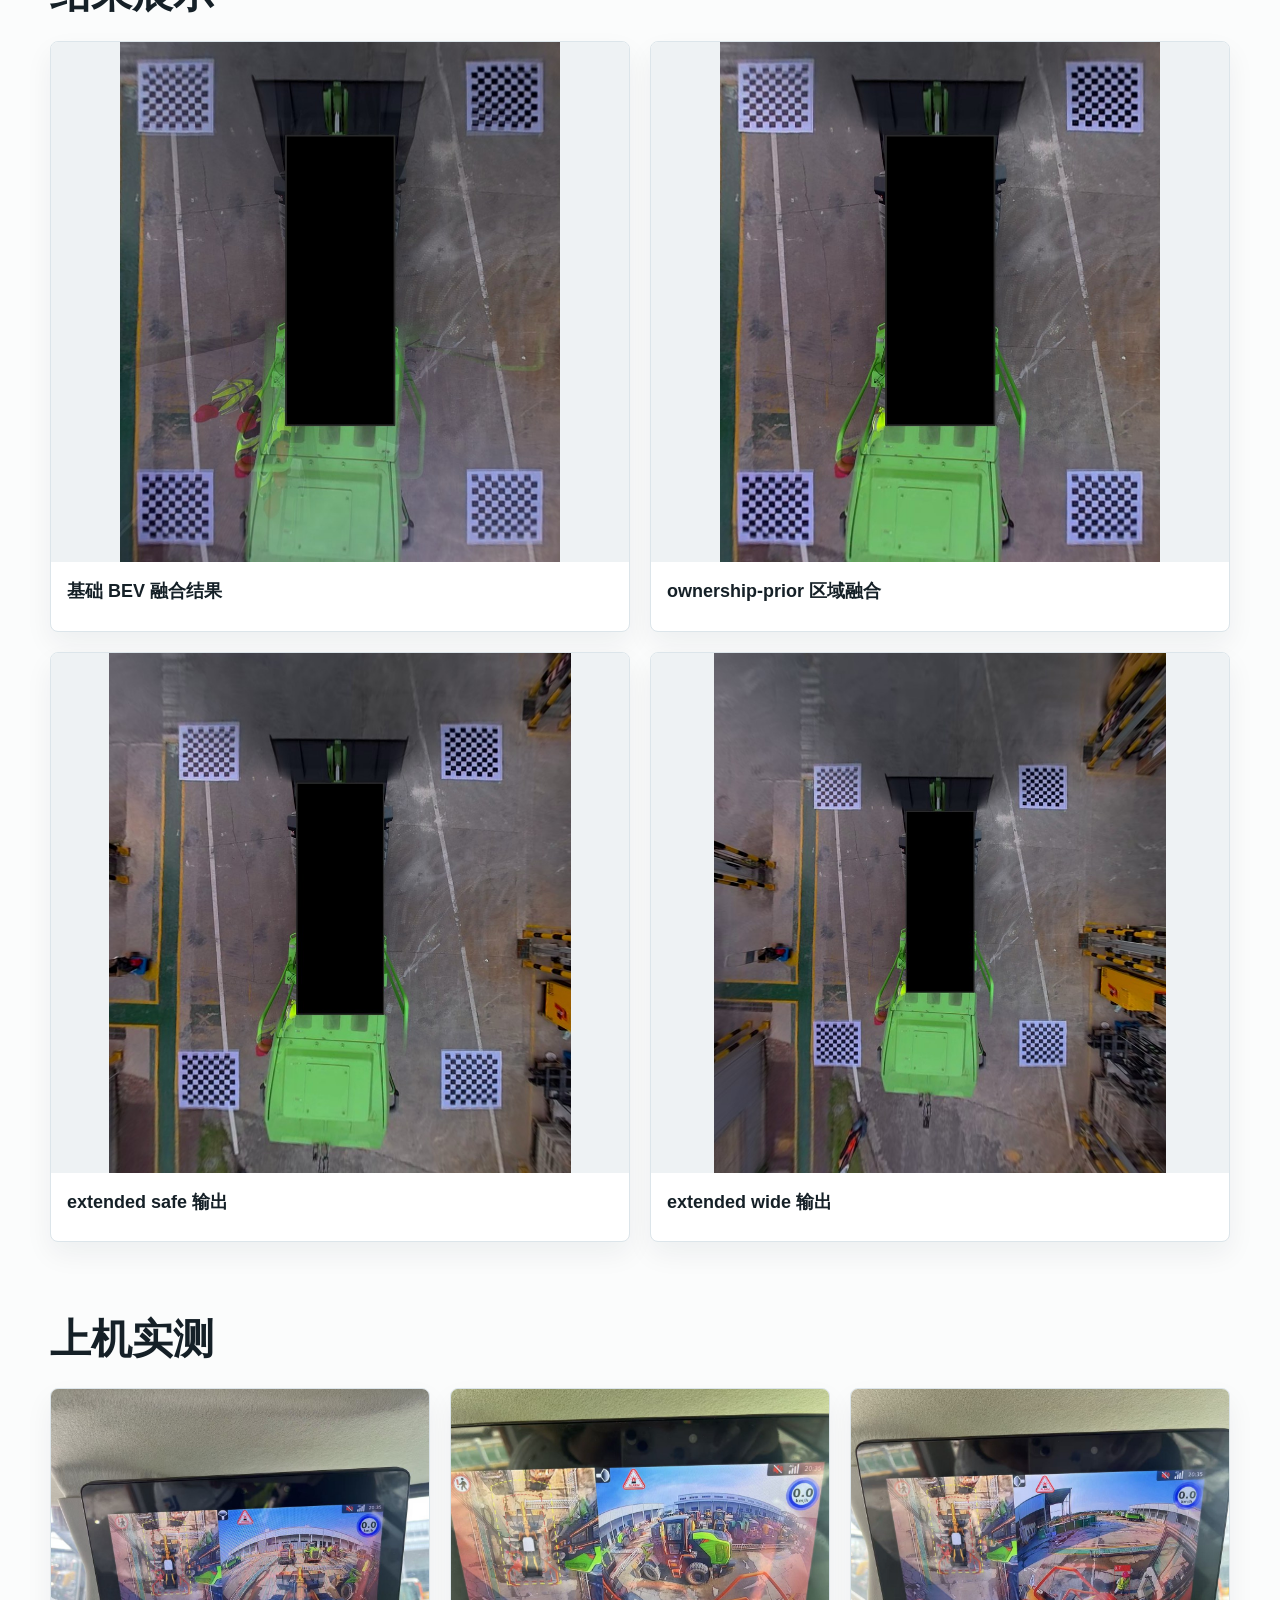
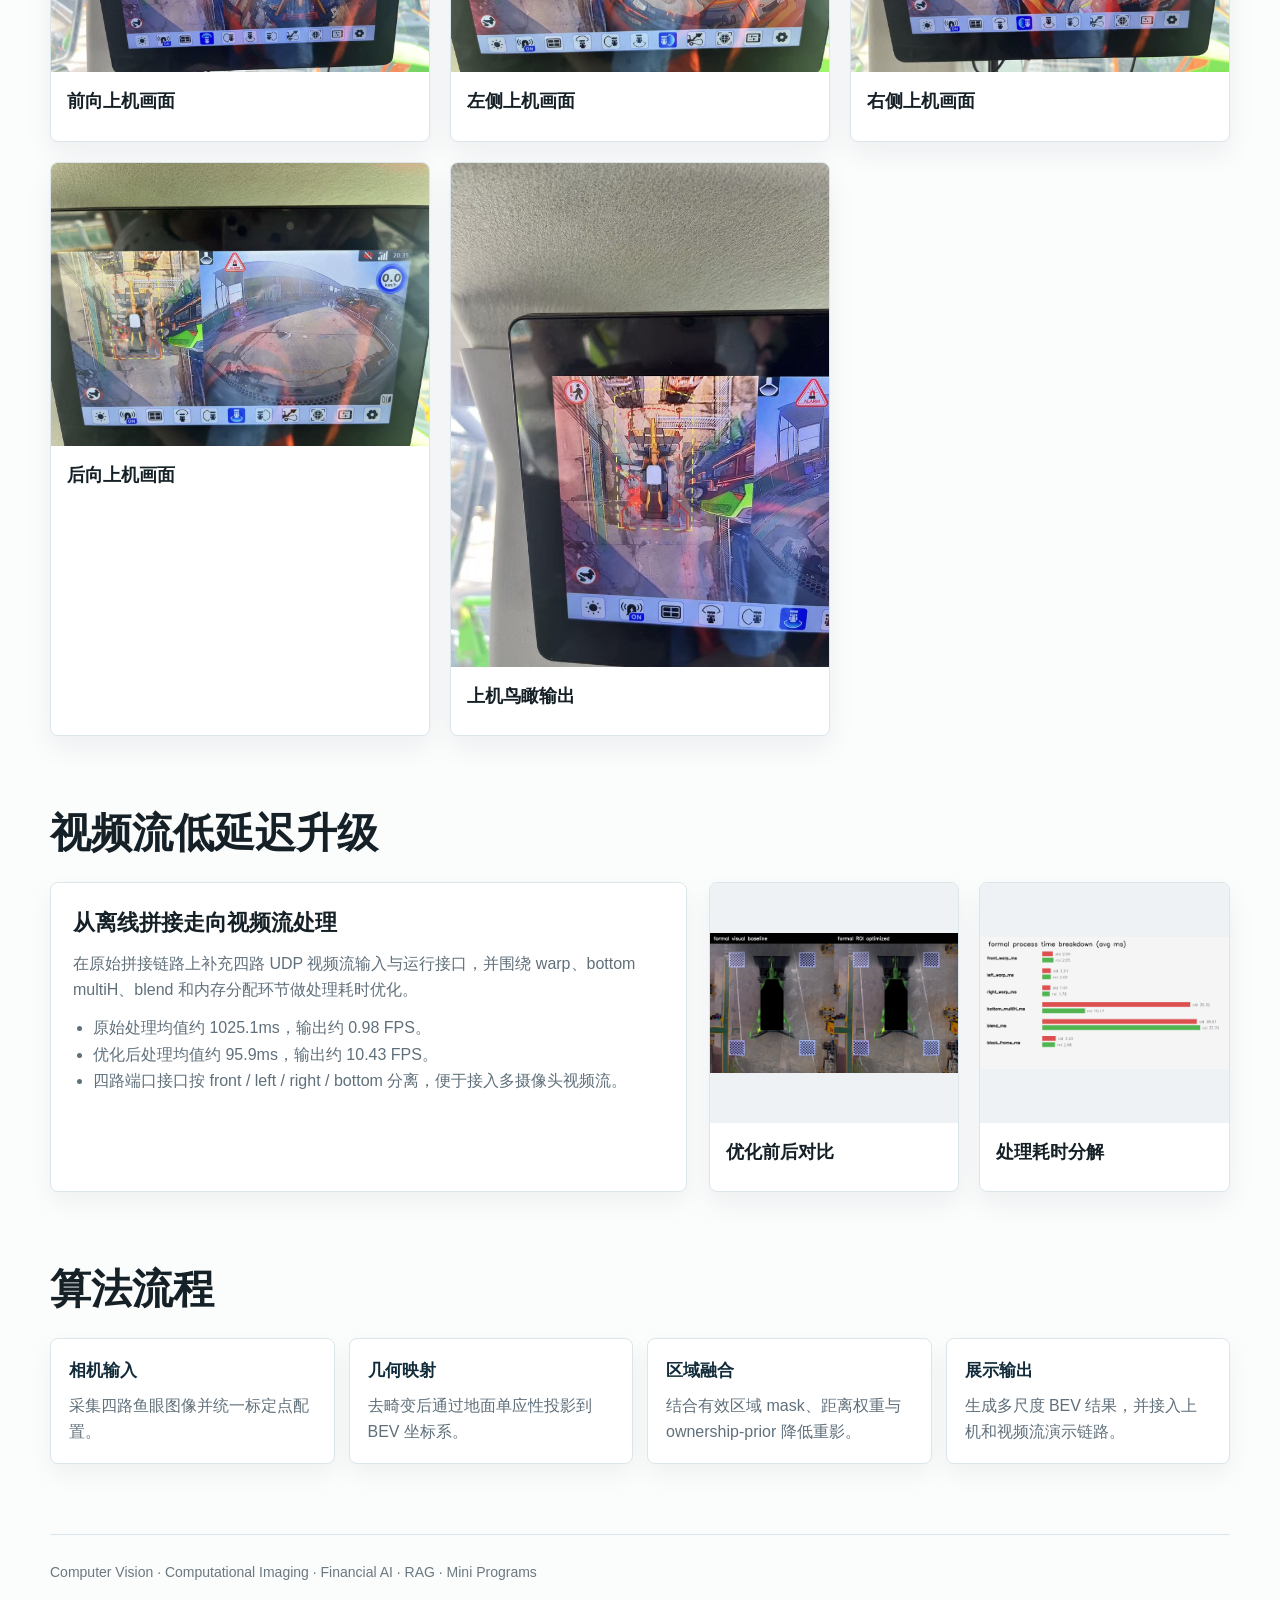
<file: projects/avm-360.html>
<!doctype html>
<html lang="zh-CN">
<head>
  <meta charset="utf-8">
  <meta name="viewport" content="width=device-width, initial-scale=1">
  <title>360车载全景影像拼接 | 项目作品集</title>
  <meta name="description" content="装载机四路鱼眼相机 BEV 拼接项目">
  <link rel="stylesheet" href="../assets/styles.css?v=20260922_internship">
</head>
<body>
  <header class="site-header">
    <a class="brand" href="../index.html">项目作品集</a>
    <nav><a href="../index.html">首页</a><a href="internship-ambarella-eptz.html">实习项目</a><a href="avm-360.html">360环视</a><a href="acaf-finance.html">AFAC金融</a><a href="ai-fitness.html">AI健身</a><a href="quant-agent.html">量化Agent</a><a href="railway-stitching.html">铁路拼接</a><a href="fundlook/index.html">FundLook</a><a href="miniapps.html">小程序合集</a></nav>
  </header>
  <main>
    <section class="immersive-hero hero-contain" style="--hero-image: url('../assets/images/avm/avm_raw_front.jpg')">
      <div class="hero-bg" aria-hidden="true"></div>
      <div class="hero-shade" aria-hidden="true"></div>
      <div class="hero-inner">
        <p class="kicker">工程车辆四路鱼眼相机 · BEV 环视拼接</p>
        <h1>360车载全景影像拼接</h1>
        <p class="lead">基于前、后、左、右四路鱼眼相机图像，完成去畸变、地面单应性投影、区域融合、上机展示和低延迟处理升级。</p>
        <div class="tag-row"><span>OpenCV</span><span>Fisheye</span><span>Homography</span><span>BEV Fusion</span></div>
      </div>
    </section>
    
    <section class="section ">
      <div class="section-heading">
        <h2>相关参数</h2>
        
      </div>
      <div class="metrics"><div class="metric"><strong>4 路</strong><span>输入相机</span></div><div class="metric"><strong>每路 8 个外角点</strong><span>标定点</span></div><div class="metric"><strong>1.352px</strong><span>back 重投影误差</span></div><div class="metric"><strong>95.9ms</strong><span>优化后处理均值</span></div></div>
    </section>
    
    <section class="section ">
      <div class="section-heading">
        <h2>输入图像</h2>
        <p>四路鱼眼图像作为 BEV 拼接输入，页面采用等比缩放展示，避免裁掉有效信息。</p>
      </div>
      
      <div class="gallery four">
        
    <article class="picture-panel ">
      <div class="picture"><img src="../assets/images/avm/avm_raw_front.jpg" alt="前向原始图像" loading="lazy"></div>
      <div class="picture-copy">
        <h3>前向原始图像</h3>
        
      </div>
    </article>
    
        
    <article class="picture-panel ">
      <div class="picture"><img src="../assets/images/avm/avm_raw_left.jpg" alt="左侧原始图像" loading="lazy"></div>
      <div class="picture-copy">
        <h3>左侧原始图像</h3>
        
      </div>
    </article>
    
        
    <article class="picture-panel ">
      <div class="picture"><img src="../assets/images/avm/avm_raw_right.jpg" alt="右侧原始图像" loading="lazy"></div>
      <div class="picture-copy">
        <h3>右侧原始图像</h3>
        
      </div>
    </article>
    
        
    <article class="picture-panel ">
      <div class="picture"><img src="../assets/images/avm/avm_raw_back.jpg" alt="后向原始图像" loading="lazy"></div>
      <div class="picture-copy">
        <h3>后向原始图像</h3>
        
      </div>
    </article>
    
      </div>
    
    </section>
    
    <section class="section ">
      <div class="section-heading">
        <h2>结果展示</h2>
        
      </div>
      
      <div class="gallery">
        
    <article class="picture-panel ">
      <div class="picture"><img src="../assets/images/avm/avm_baseline.jpg" alt="基础 BEV 融合结果" loading="lazy"></div>
      <div class="picture-copy">
        <h3>基础 BEV 融合结果</h3>
        
      </div>
    </article>
    
        
    <article class="picture-panel ">
      <div class="picture"><img src="../assets/images/avm/avm_owned.jpg" alt="ownership-prior 区域融合" loading="lazy"></div>
      <div class="picture-copy">
        <h3>ownership-prior 区域融合</h3>
        
      </div>
    </article>
    
        
    <article class="picture-panel ">
      <div class="picture"><img src="../assets/images/avm/avm_safe.jpg" alt="extended safe 输出" loading="lazy"></div>
      <div class="picture-copy">
        <h3>extended safe 输出</h3>
        
      </div>
    </article>
    
        
    <article class="picture-panel ">
      <div class="picture"><img src="../assets/images/avm/avm_wide.jpg" alt="extended wide 输出" loading="lazy"></div>
      <div class="picture-copy">
        <h3>extended wide 输出</h3>
        
      </div>
    </article>
    
      </div>
    
    </section>
    
    <section class="section ">
      <div class="section-heading">
        <h2>上机实测</h2>
        
      </div>
      
      <div class="gallery three">
        
    <article class="picture-panel ">
      <div class="picture"><img src="../assets/images/avm/avm_demo_front.jpg" alt="前向上机画面" loading="lazy"></div>
      <div class="picture-copy">
        <h3>前向上机画面</h3>
        
      </div>
    </article>
    
        
    <article class="picture-panel ">
      <div class="picture"><img src="../assets/images/avm/avm_demo_left.jpg" alt="左侧上机画面" loading="lazy"></div>
      <div class="picture-copy">
        <h3>左侧上机画面</h3>
        
      </div>
    </article>
    
        
    <article class="picture-panel ">
      <div class="picture"><img src="../assets/images/avm/avm_demo_right.jpg" alt="右侧上机画面" loading="lazy"></div>
      <div class="picture-copy">
        <h3>右侧上机画面</h3>
        
      </div>
    </article>
    
        
    <article class="picture-panel ">
      <div class="picture"><img src="../assets/images/avm/avm_demo_back.jpg" alt="后向上机画面" loading="lazy"></div>
      <div class="picture-copy">
        <h3>后向上机画面</h3>
        
      </div>
    </article>
    
        
    <article class="picture-panel ">
      <div class="picture"><img src="../assets/images/avm/avm_demo_bev.jpg" alt="上机鸟瞰输出" loading="lazy"></div>
      <div class="picture-copy">
        <h3>上机鸟瞰输出</h3>
        
      </div>
    </article>
    
      </div>
    
    </section>
    
    <section class="section ">
      <div class="section-heading">
        <h2>视频流低延迟升级</h2>
        
      </div>
      
      <div class="feature-split">
        <div class="rich-copy">
          <h3>从离线拼接走向视频流处理</h3>
          <p>在原始拼接链路上补充四路 UDP 视频流输入与运行接口，并围绕 warp、bottom multiH、blend 和内存分配环节做处理耗时优化。</p>
          <ul>
            <li>原始处理均值约 1025.1ms，输出约 0.98 FPS。</li>
            <li>优化后处理均值约 95.9ms，输出约 10.43 FPS。</li>
            <li>四路端口接口按 front / left / right / bottom 分离，便于接入多摄像头视频流。</li>
          </ul>
        </div>
        <div class="gallery">
    <article class="picture-panel ">
      <div class="picture"><img src="../assets/images/avm/avm_latency_compare.jpg" alt="优化前后对比" loading="lazy"></div>
      <div class="picture-copy">
        <h3>优化前后对比</h3>
        
      </div>
    </article>
    
    <article class="picture-panel ">
      <div class="picture"><img src="../assets/images/avm/avm_latency_breakdown.jpg" alt="处理耗时分解" loading="lazy"></div>
      <div class="picture-copy">
        <h3>处理耗时分解</h3>
        
      </div>
    </article>
    </div>
      </div>
    
    </section>
    
    <section class="section ">
      <div class="section-heading">
        <h2>算法流程</h2>
        
      </div>
      
      <div class="process">
        <div><strong>相机输入</strong><span>采集四路鱼眼图像并统一标定点配置。</span></div>
        <div><strong>几何映射</strong><span>去畸变后通过地面单应性投影到 BEV 坐标系。</span></div>
        <div><strong>区域融合</strong><span>结合有效区域 mask、距离权重与 ownership-prior 降低重影。</span></div>
        <div><strong>展示输出</strong><span>生成多尺度 BEV 结果，并接入上机和视频流演示链路。</span></div>
      </div>
    
    </section>
    </main>
  <footer class="site-footer">
    <span>Computer Vision · Computational Imaging · Financial AI · RAG · Mini Programs</span>
  </footer>
  <script src="../assets/site.js?v=20260524_fundlook_nav"></script>
</body>
</html>
</file>
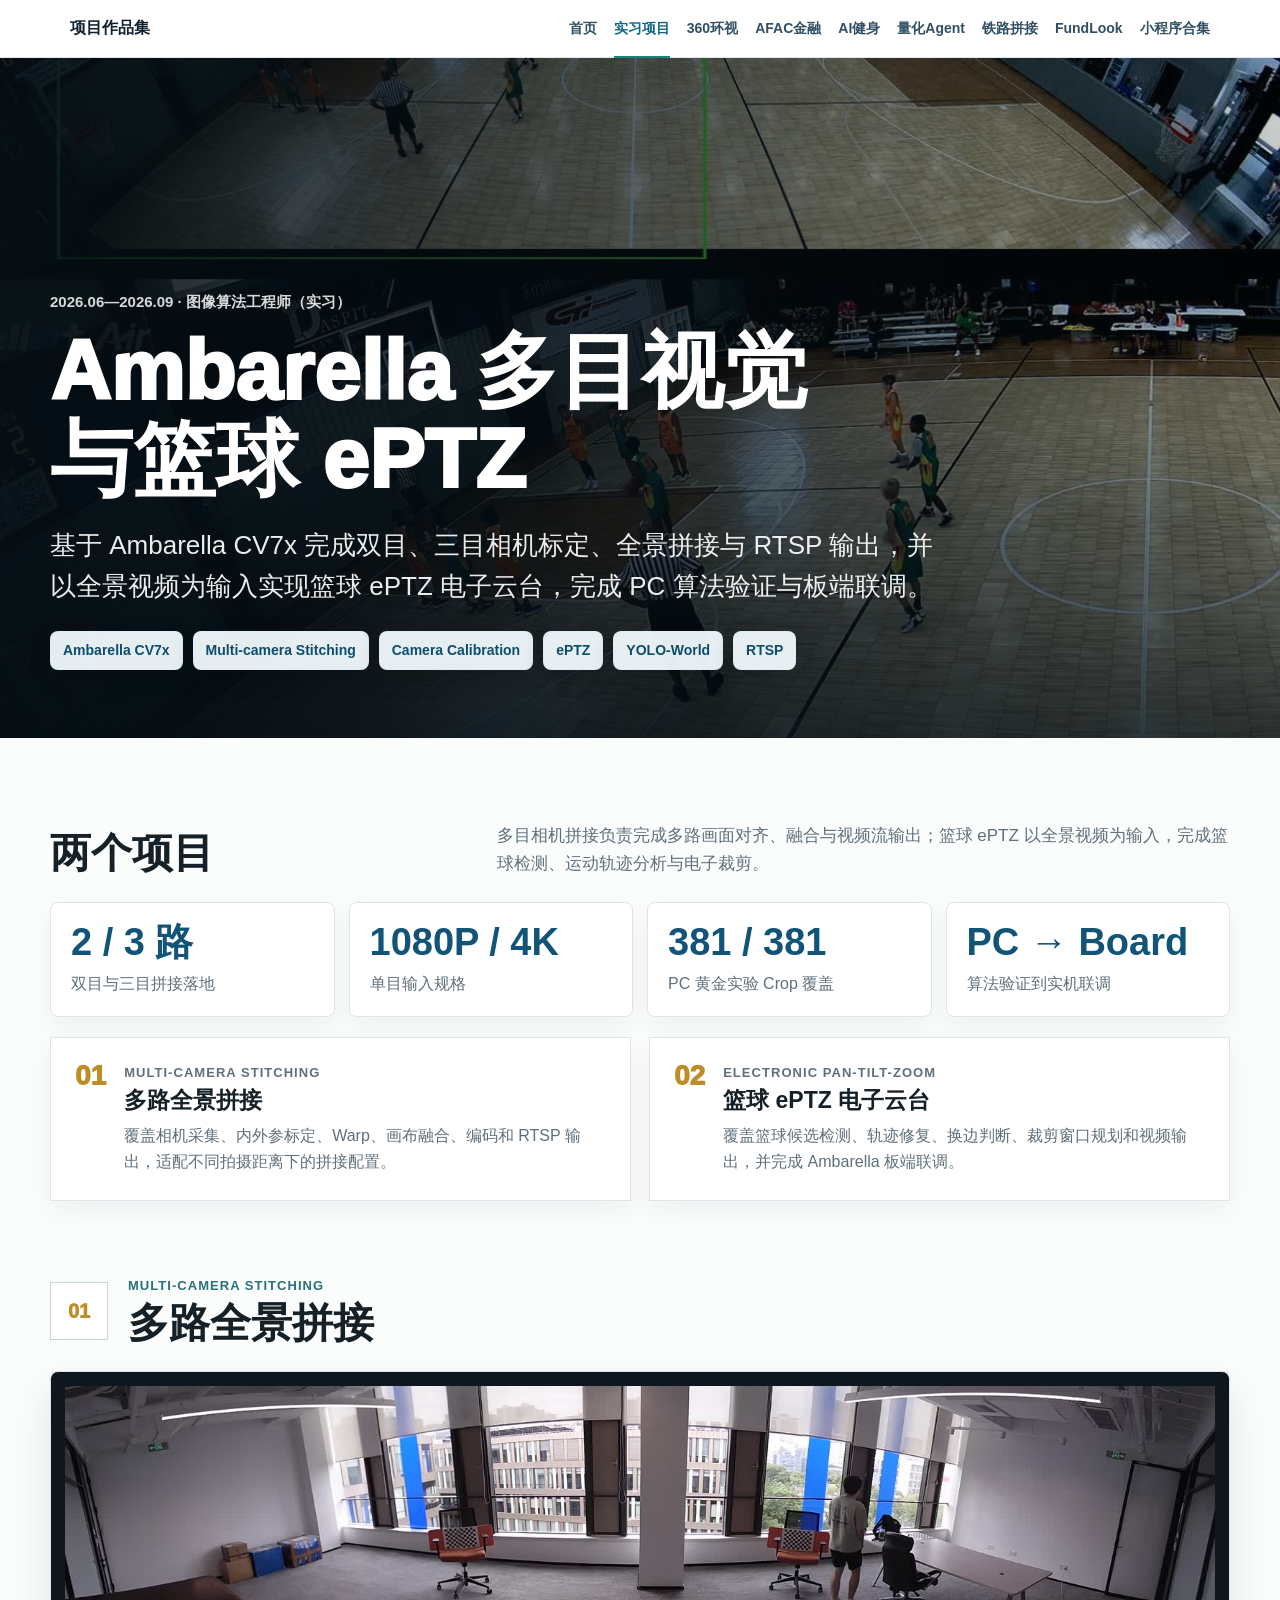
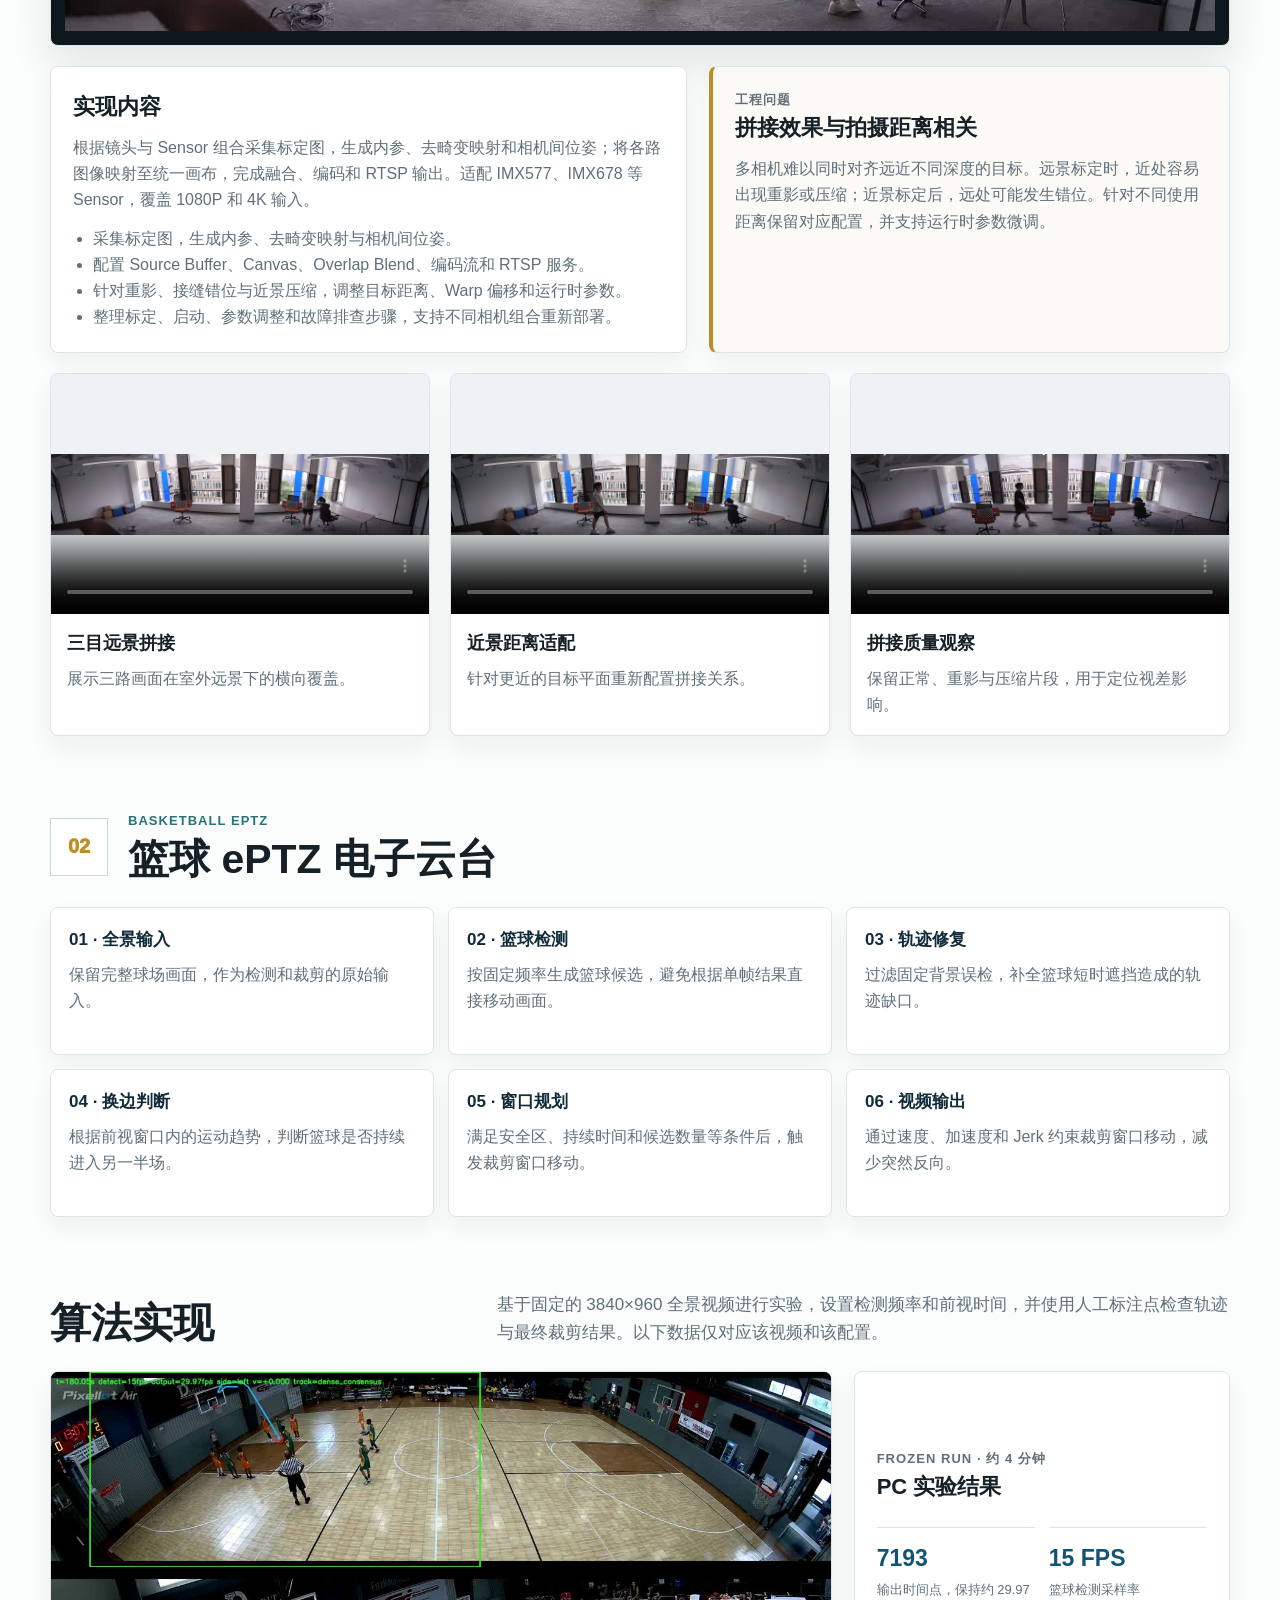
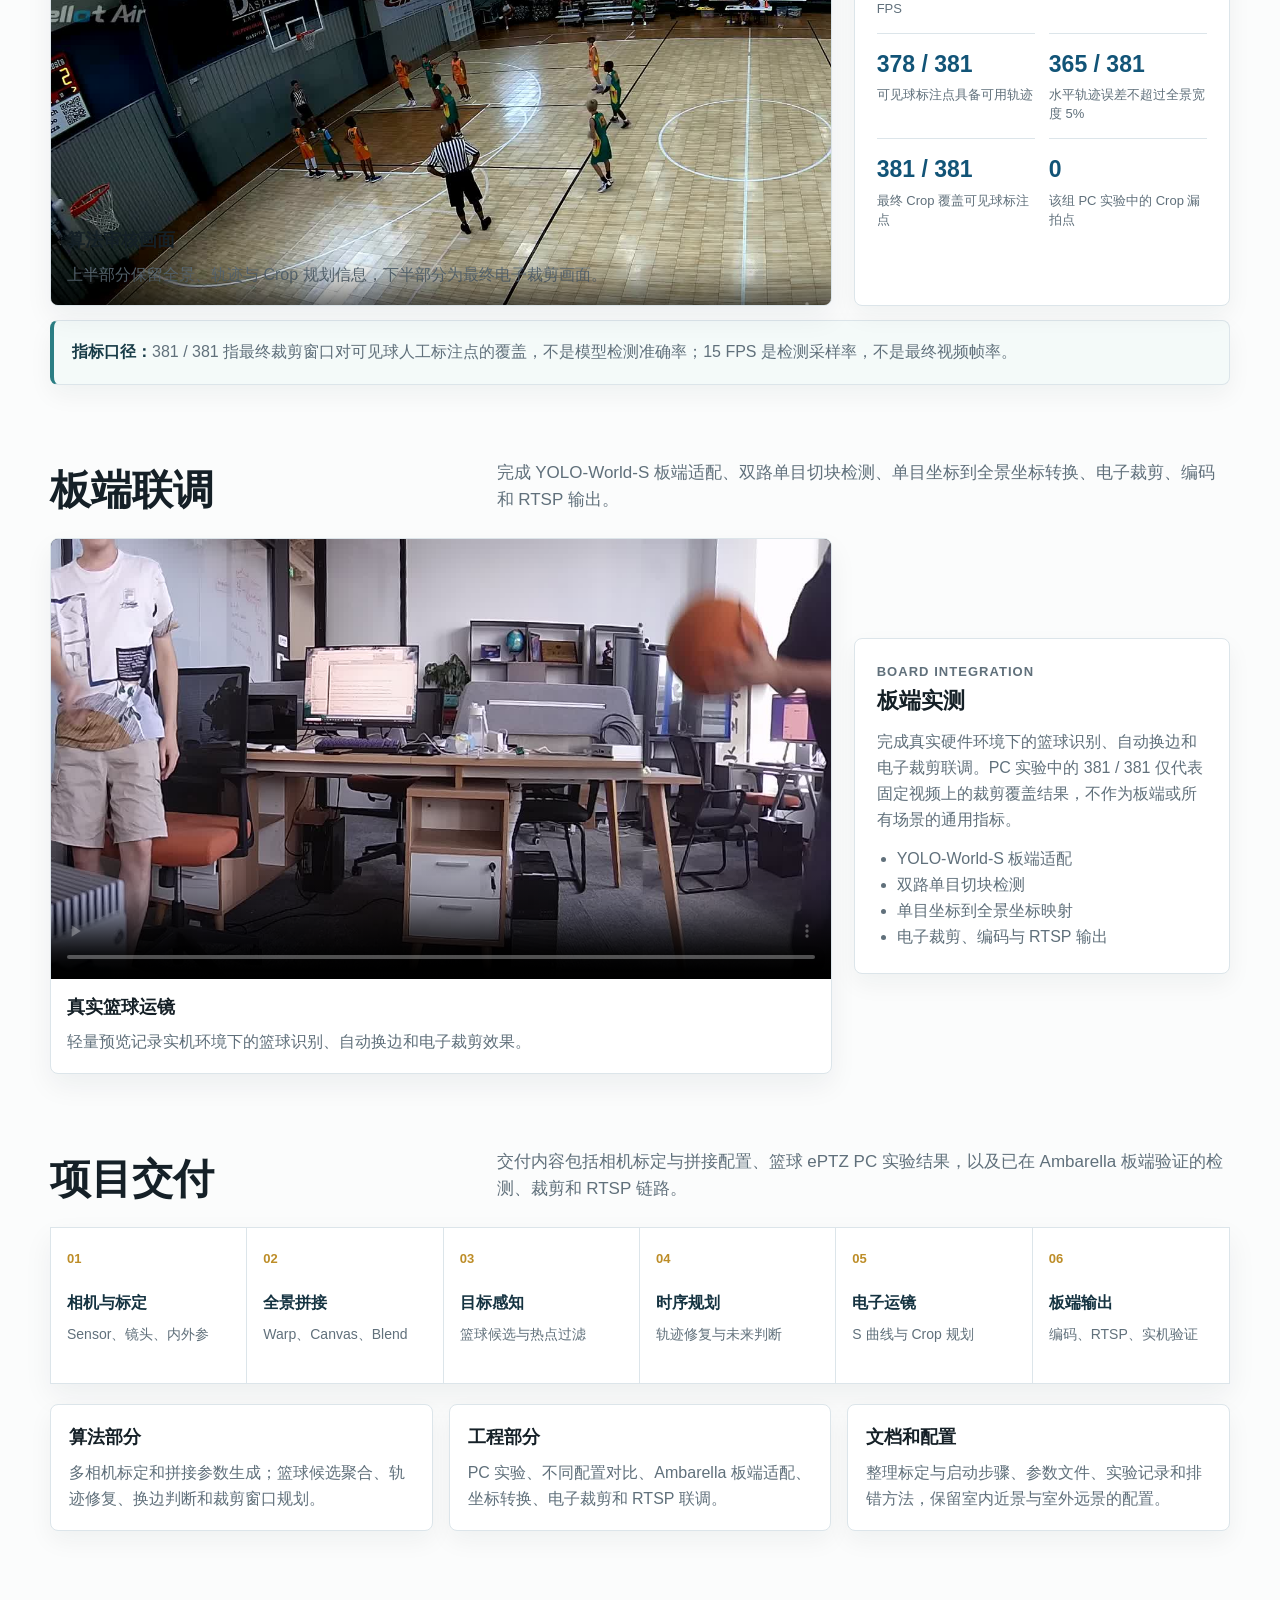
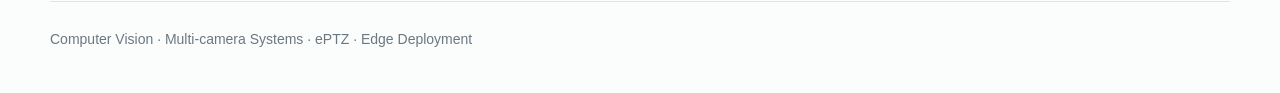
<file: projects/internship-ambarella-eptz.html>
<!doctype html>
<html lang="zh-CN">
<head>
  <meta charset="utf-8">
  <meta name="viewport" content="width=device-width, initial-scale=1">
  <title>Ambarella 多目视觉与篮球 ePTZ | 项目作品集</title>
  <meta name="description" content="图像算法实习项目：Ambarella CV7x 双目/三目全景拼接、篮球 ePTZ 电子云台与板端部署。">
  <link rel="stylesheet" href="../assets/styles.css?v=20260922_internship">
</head>
<body>
  <header class="site-header">
    <a class="brand" href="../index.html">项目作品集</a>
    <nav><a href="../index.html">首页</a><a href="internship-ambarella-eptz.html" aria-current="page">实习项目</a><a href="avm-360.html">360环视</a><a href="acaf-finance.html">AFAC金融</a><a href="ai-fitness.html">AI健身</a><a href="quant-agent.html">量化Agent</a><a href="railway-stitching.html">铁路拼接</a><a href="fundlook/index.html">FundLook</a><a href="miniapps.html">小程序合集</a></nav>
  </header>
  <main>
    <section class="immersive-hero internship-hero" style="--hero-image: url('../assets/images/internship/eptz-review.jpg')">
      <div class="hero-bg" aria-hidden="true"></div>
      <div class="hero-shade" aria-hidden="true"></div>
      <div class="hero-inner">
        <p class="kicker">2026.06—2026.09 · 图像算法工程师（实习）</p>
        <h1><span>Ambarella 多目视觉</span><br>与篮球 ePTZ</h1>
        <p class="lead">基于 Ambarella CV7x 完成双目、三目相机标定、全景拼接与 RTSP 输出，并以全景视频为输入实现篮球 ePTZ 电子云台，完成 PC 算法验证与板端联调。</p>
        <div class="tag-row"><span>Ambarella CV7x</span><span>Multi-camera Stitching</span><span>Camera Calibration</span><span>ePTZ</span><span>YOLO-World</span><span>RTSP</span></div>
      </div>
    </section>

    <section class="section internship-intro">
      <div class="section-heading">
        <h2>两个项目</h2>
        <p>多目相机拼接负责完成多路画面对齐、融合与视频流输出；篮球 ePTZ 以全景视频为输入，完成篮球检测、运动轨迹分析与电子裁剪。</p>
      </div>
      <div class="metrics">
        <div class="metric"><strong>2 / 3 路</strong><span>双目与三目拼接落地</span></div>
        <div class="metric"><strong>1080P / 4K</strong><span>单目输入规格</span></div>
        <div class="metric"><strong>381 / 381</strong><span>PC 黄金实验 Crop 覆盖</span></div>
        <div class="metric"><strong>PC → Board</strong><span>算法验证到实机联调</span></div>
      </div>
      <div class="track-grid">
        <article class="track-card">
          <span class="track-no">01</span>
          <div><p class="eyebrow">Multi-camera Stitching</p><h3>多路全景拼接</h3><p>覆盖相机采集、内外参标定、Warp、画布融合、编码和 RTSP 输出，适配不同拍摄距离下的拼接配置。</p></div>
        </article>
        <article class="track-card">
          <span class="track-no">02</span>
          <div><p class="eyebrow">Electronic Pan-Tilt-Zoom</p><h3>篮球 ePTZ 电子云台</h3><p>覆盖篮球候选检测、轨迹修复、换边判断、裁剪窗口规划和视频输出，并完成 Ambarella 板端联调。</p></div>
        </article>
      </div>
    </section>

    <section class="section">
      <div class="chapter-heading"><span>01</span><div><p>Multi-camera Stitching</p><h2>多路全景拼接</h2></div></div>
      <div class="wide-media internship-wide"><img src="../assets/images/internship/stitch-tri-far.jpg" alt="三目远景全景拼接结果" loading="lazy"></div>
      <div class="feature-split section-gap">
        <div class="rich-copy">
          <h3>实现内容</h3>
          <p>根据镜头与 Sensor 组合采集标定图，生成内参、去畸变映射和相机间位姿；将各路图像映射至统一画布，完成融合、编码和 RTSP 输出。适配 IMX577、IMX678 等 Sensor，覆盖 1080P 和 4K 输入。</p>
          <ul>
            <li>采集标定图，生成内参、去畸变映射与相机间位姿。</li>
            <li>配置 Source Buffer、Canvas、Overlap Blend、编码流和 RTSP 服务。</li>
            <li>针对重影、接缝错位与近景压缩，调整目标距离、Warp 偏移和运行时参数。</li>
            <li>整理标定、启动、参数调整和故障排查步骤，支持不同相机组合重新部署。</li>
          </ul>
        </div>
        <div class="rich-copy challenge-note">
          <p class="eyebrow">工程问题</p>
          <h3>拼接效果与拍摄距离相关</h3>
          <p>多相机难以同时对齐远近不同深度的目标。远景标定时，近处容易出现重影或压缩；近景标定后，远处可能发生错位。针对不同使用距离保留对应配置，并支持运行时参数微调。</p>
        </div>
      </div>
      <div class="gallery three section-gap">
        <article class="picture-panel"><div class="picture"><video controls muted playsinline preload="metadata" poster="../assets/images/internship/stitch-tri-far.jpg"><source src="../assets/media/internship/stitch-tri-far-preview.mp4" type="video/mp4"></video></div><div class="picture-copy"><h3>三目远景拼接</h3><p>展示三路画面在室外远景下的横向覆盖。</p></div></article>
        <article class="picture-panel"><div class="picture"><video controls muted playsinline preload="metadata" poster="../assets/images/internship/stitch-near.jpg"><source src="../assets/media/internship/stitch-near-preview.mp4" type="video/mp4"></video></div><div class="picture-copy"><h3>近景距离适配</h3><p>针对更近的目标平面重新配置拼接关系。</p></div></article>
        <article class="picture-panel"><div class="picture"><video controls muted playsinline preload="metadata" poster="../assets/images/internship/stitch-quality.jpg"><source src="../assets/media/internship/stitch-quality-preview.mp4" type="video/mp4"></video></div><div class="picture-copy"><h3>拼接质量观察</h3><p>保留正常、重影与压缩片段，用于定位视差影响。</p></div></article>
      </div>
    </section>

    <section class="section">
      <div class="chapter-heading"><span>02</span><div><p>Basketball ePTZ</p><h2>篮球 ePTZ 电子云台</h2></div></div>
      <div class="process process-six">
        <div><strong>01 · 全景输入</strong><span>保留完整球场画面，作为检测和裁剪的原始输入。</span></div>
        <div><strong>02 · 篮球检测</strong><span>按固定频率生成篮球候选，避免根据单帧结果直接移动画面。</span></div>
        <div><strong>03 · 轨迹修复</strong><span>过滤固定背景误检，补全篮球短时遮挡造成的轨迹缺口。</span></div>
        <div><strong>04 · 换边判断</strong><span>根据前视窗口内的运动趋势，判断篮球是否持续进入另一半场。</span></div>
        <div><strong>05 · 窗口规划</strong><span>满足安全区、持续时间和候选数量等条件后，触发裁剪窗口移动。</span></div>
        <div><strong>06 · 视频输出</strong><span>通过速度、加速度和 Jerk 约束裁剪窗口移动，减少突然反向。</span></div>
      </div>
    </section>

    <section class="section">
      <div class="section-heading">
        <h2>算法实现</h2>
        <p>基于固定的 3840×960 全景视频进行实验，设置检测频率和前视时间，并使用人工标注点检查轨迹与最终裁剪结果。以下数据仅对应该视频和该配置。</p>
      </div>
      <div class="feature-split video-split">
        <article class="picture-panel"><div class="picture video-picture"><video controls muted playsinline preload="metadata" poster="../assets/images/internship/eptz-review.jpg"><source src="../assets/media/internship/eptz-pc-preview.mp4" type="video/mp4"></video></div><div class="picture-copy"><h3>算法审核画面</h3><p>上半部分保留全景、轨迹与 Crop 规划信息，下半部分为最终电子裁剪画面。</p></div></article>
        <div class="rich-copy result-copy">
          <p class="eyebrow">Frozen run · 约 4 分钟</p>
          <h3>PC 实验结果</h3>
          <ul class="result-list">
            <li><strong>7193</strong><span>输出时间点，保持约 29.97 FPS</span></li>
            <li><strong>15 FPS</strong><span>篮球检测采样率</span></li>
            <li><strong>378 / 381</strong><span>可见球标注点具备可用轨迹</span></li>
            <li><strong>365 / 381</strong><span>水平轨迹误差不超过全景宽度 5%</span></li>
            <li><strong>381 / 381</strong><span>最终 Crop 覆盖可见球标注点</span></li>
            <li><strong>0</strong><span>该组 PC 实验中的 Crop 漏拍点</span></li>
          </ul>
        </div>
      </div>
      <p class="note evidence-note"><strong>指标口径：</strong>381 / 381 指最终裁剪窗口对可见球人工标注点的覆盖，不是模型检测准确率；15 FPS 是检测采样率，不是最终视频帧率。</p>
    </section>

    <section class="section">
      <div class="section-heading">
        <h2>板端联调</h2>
        <p>完成 YOLO-World-S 板端适配、双路单目切块检测、单目坐标到全景坐标转换、电子裁剪、编码和 RTSP 输出。</p>
      </div>
      <div class="feature-split video-split board-proof">
        <article class="picture-panel"><div class="picture video-picture"><video controls muted playsinline preload="metadata" poster="../assets/images/internship/eptz-board.jpg"><source src="../assets/media/internship/eptz-board-preview.mp4" type="video/mp4"></video></div><div class="picture-copy"><h3>真实篮球运镜</h3><p>轻量预览记录实机环境下的篮球识别、自动换边和电子裁剪效果。</p></div></article>
        <div class="rich-copy">
          <p class="eyebrow">Board integration</p>
          <h3>板端实测</h3>
          <p>完成真实硬件环境下的篮球识别、自动换边和电子裁剪联调。PC 实验中的 381 / 381 仅代表固定视频上的裁剪覆盖结果，不作为板端或所有场景的通用指标。</p>
          <ul>
            <li>YOLO-World-S 板端适配</li>
            <li>双路单目切块检测</li>
            <li>单目坐标到全景坐标映射</li>
            <li>电子裁剪、编码与 RTSP 输出</li>
          </ul>
        </div>
      </div>
    </section>

    <section class="section">
      <div class="section-heading">
        <h2>项目交付</h2>
        <p>交付内容包括相机标定与拼接配置、篮球 ePTZ PC 实验结果，以及已在 Ambarella 板端验证的检测、裁剪和 RTSP 链路。</p>
      </div>
      <div class="pipeline-line" aria-label="从相机输入到导播输出的完整链路">
        <div><b>01</b><strong>相机与标定</strong><span>Sensor、镜头、内外参</span></div>
        <div><b>02</b><strong>全景拼接</strong><span>Warp、Canvas、Blend</span></div>
        <div><b>03</b><strong>目标感知</strong><span>篮球候选与热点过滤</span></div>
        <div><b>04</b><strong>时序规划</strong><span>轨迹修复与未来判断</span></div>
        <div><b>05</b><strong>电子运镜</strong><span>S 曲线与 Crop 规划</span></div>
        <div><b>06</b><strong>板端输出</strong><span>编码、RTSP、实机验证</span></div>
      </div>
      <div class="text-grid section-gap">
        <article class="text-panel"><h3>算法部分</h3><p>多相机标定和拼接参数生成；篮球候选聚合、轨迹修复、换边判断和裁剪窗口规划。</p></article>
        <article class="text-panel"><h3>工程部分</h3><p>PC 实验、不同配置对比、Ambarella 板端适配、坐标转换、电子裁剪和 RTSP 联调。</p></article>
        <article class="text-panel"><h3>文档和配置</h3><p>整理标定与启动步骤、参数文件、实验记录和排错方法，保留室内近景与室外远景的配置。</p></article>
      </div>
    </section>
  </main>
  <footer class="site-footer"><span>Computer Vision · Multi-camera Systems · ePTZ · Edge Deployment</span></footer>
  <script src="../assets/site.js?v=20260922_internship"></script>
</body>
</html>
</file>
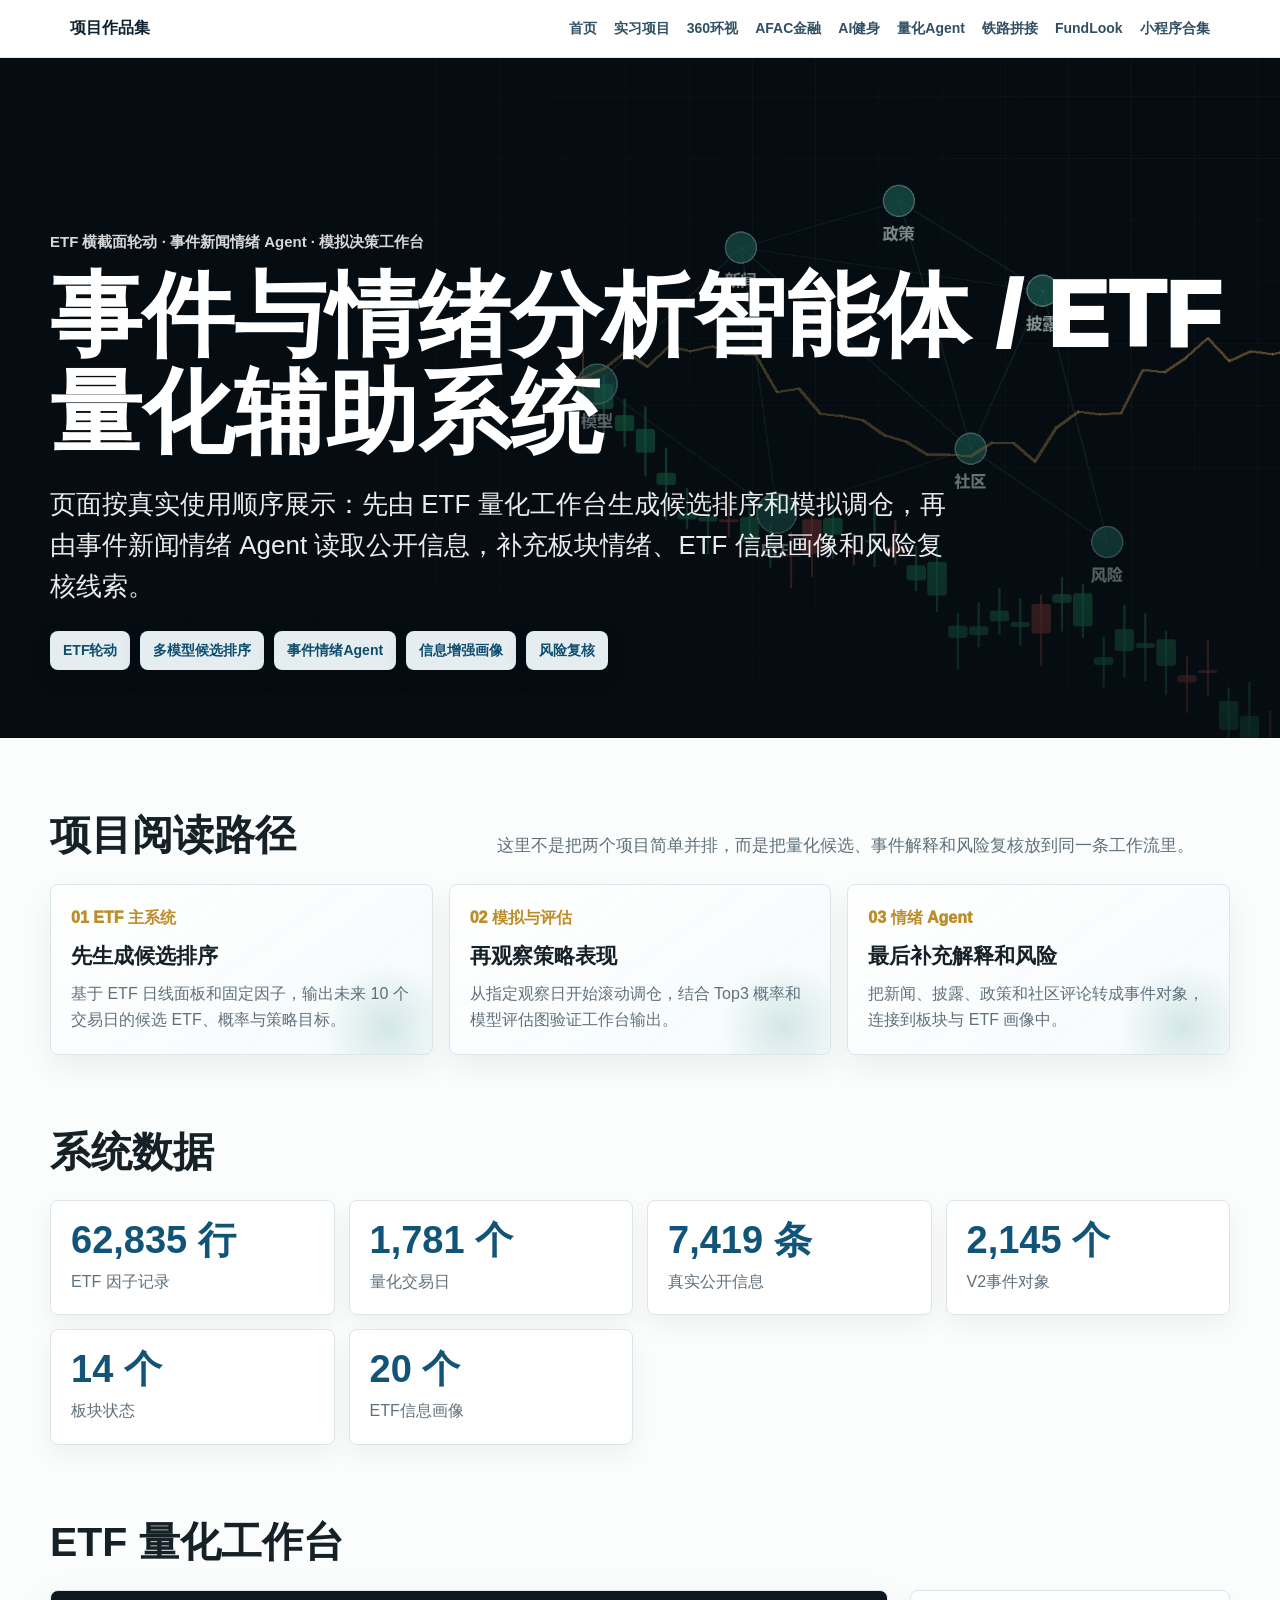
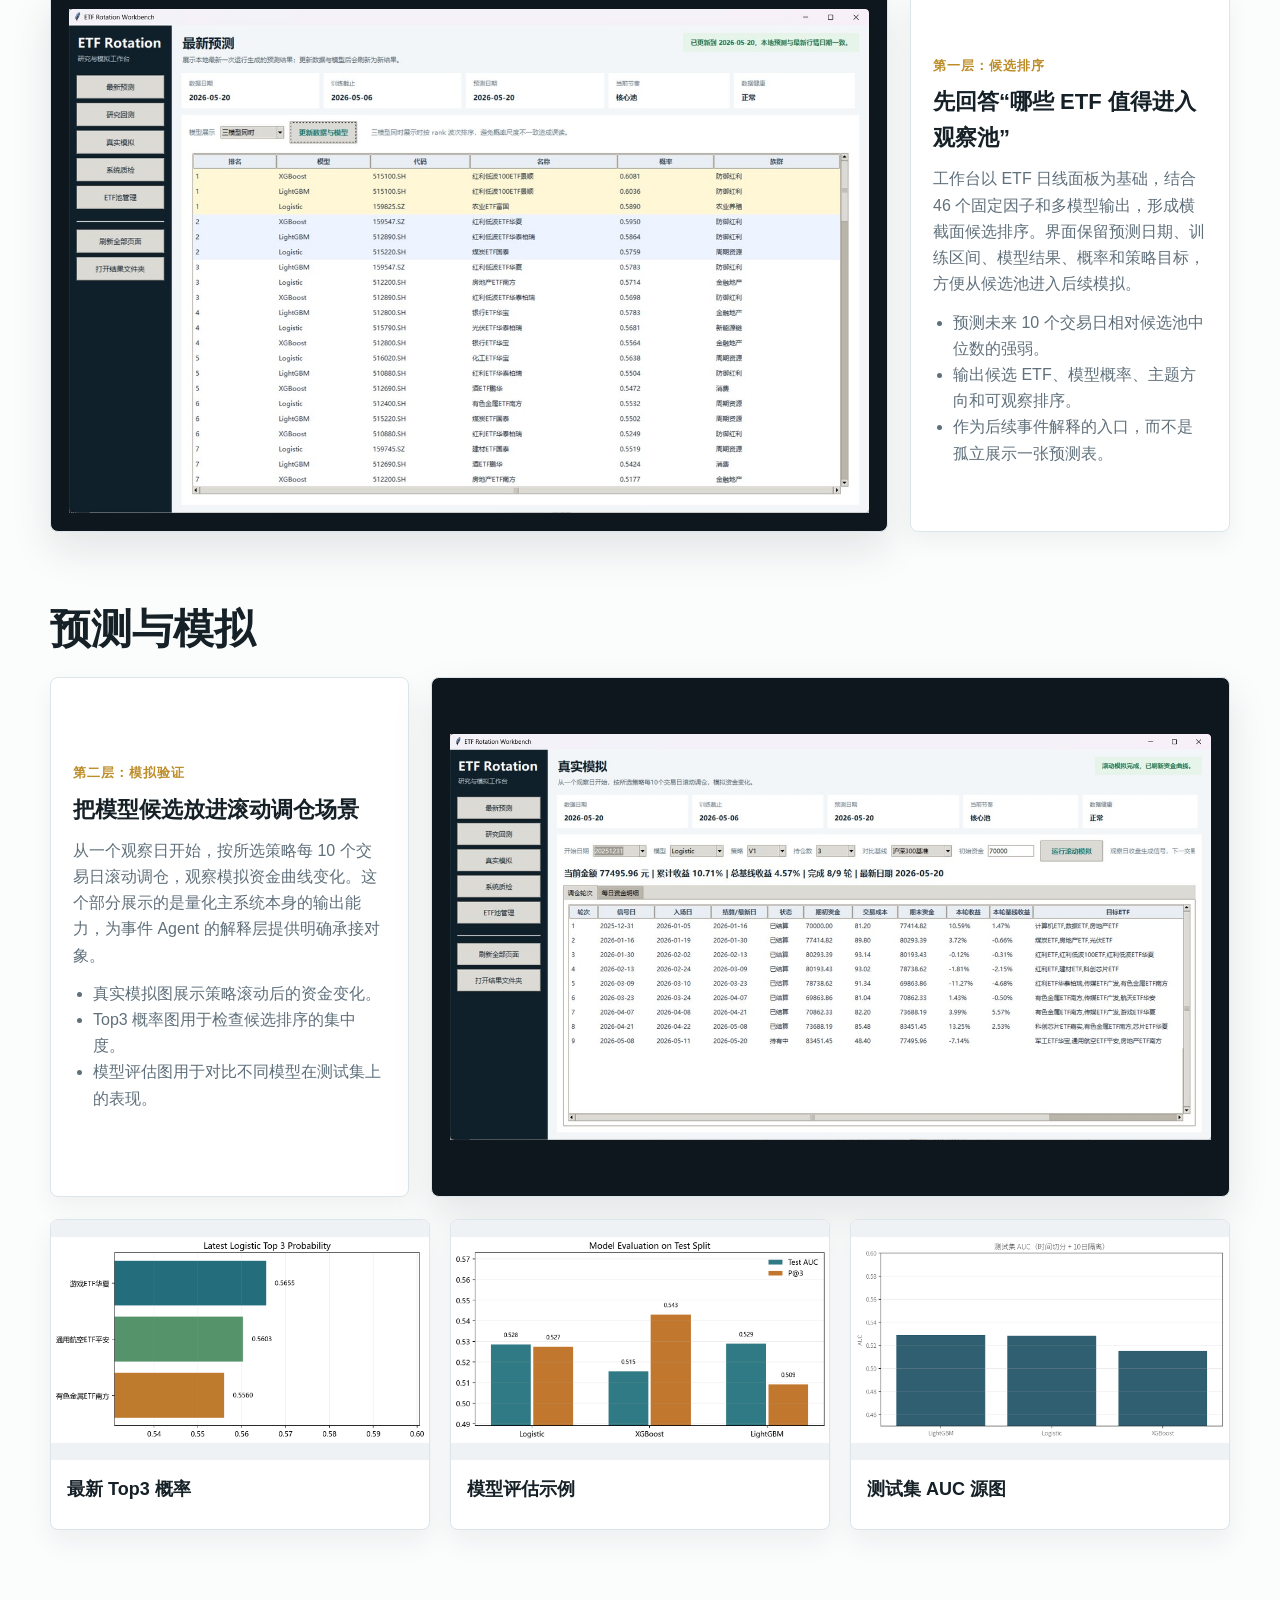
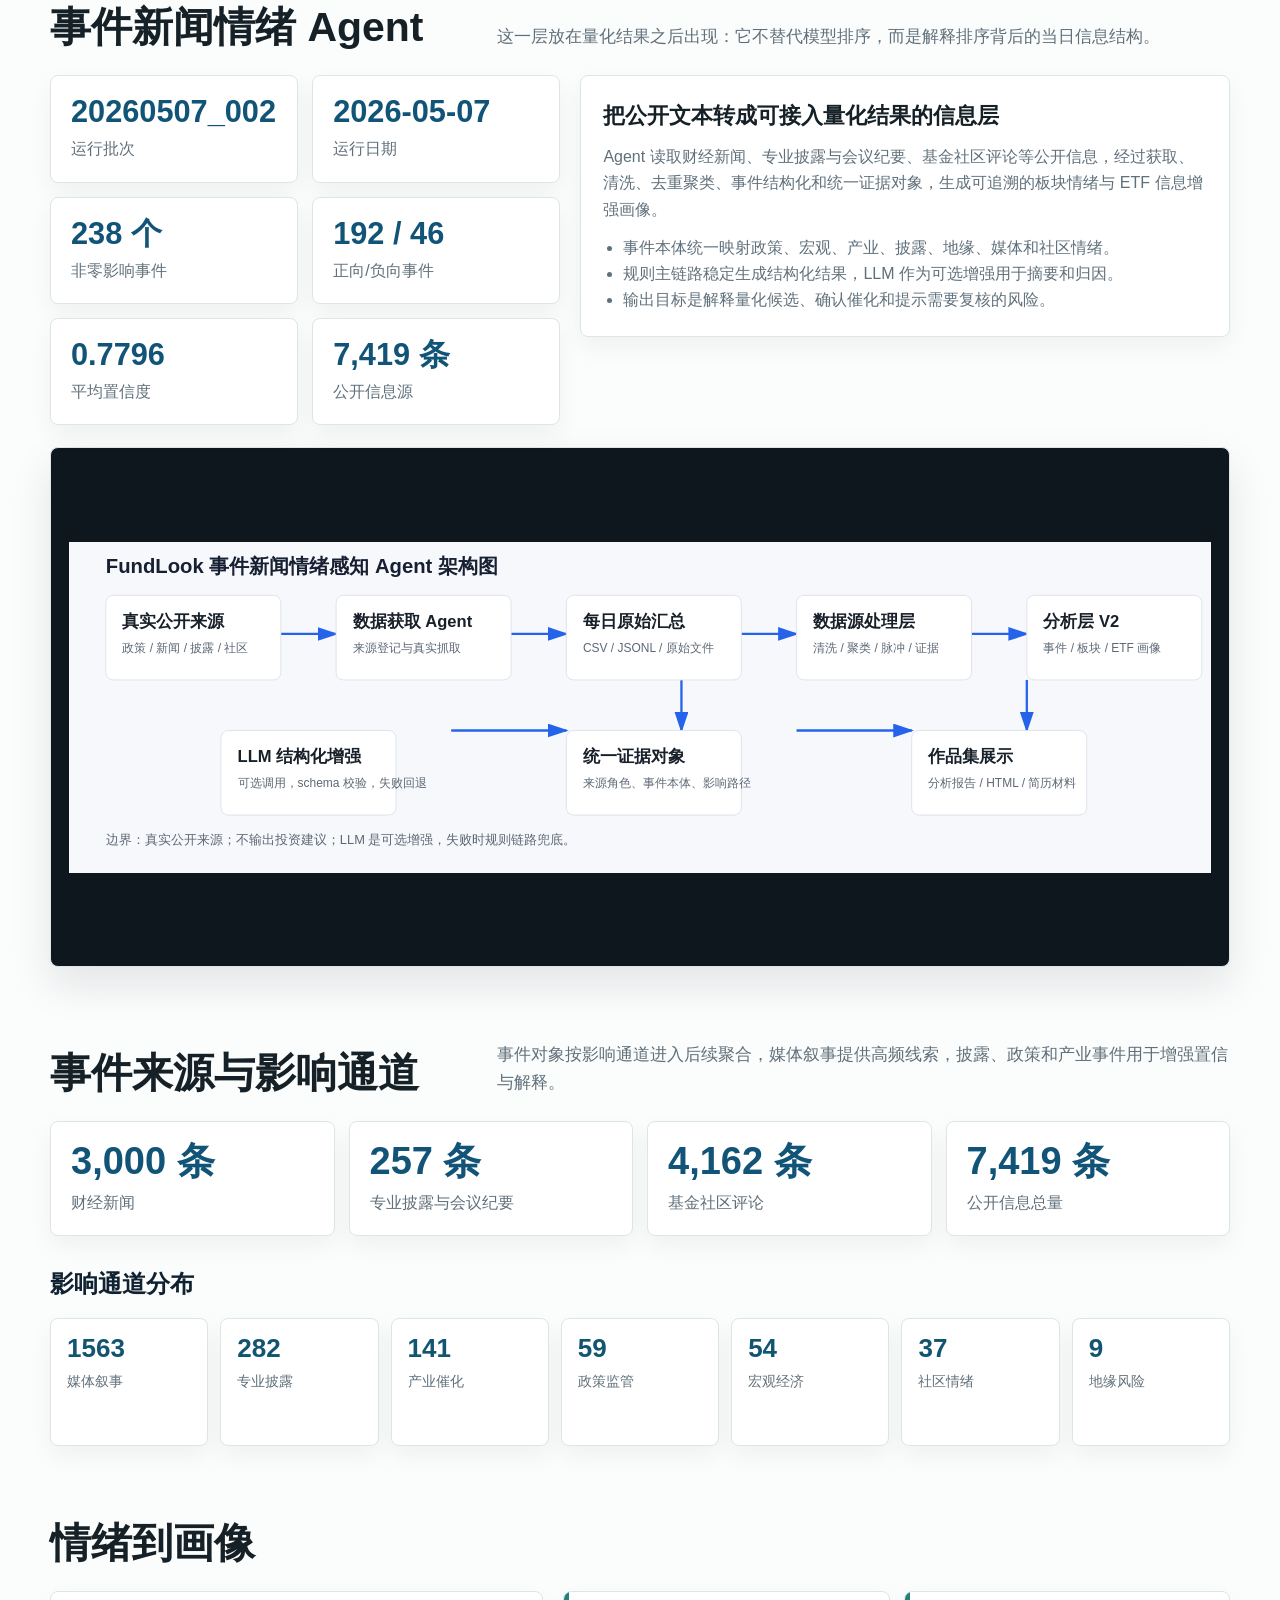
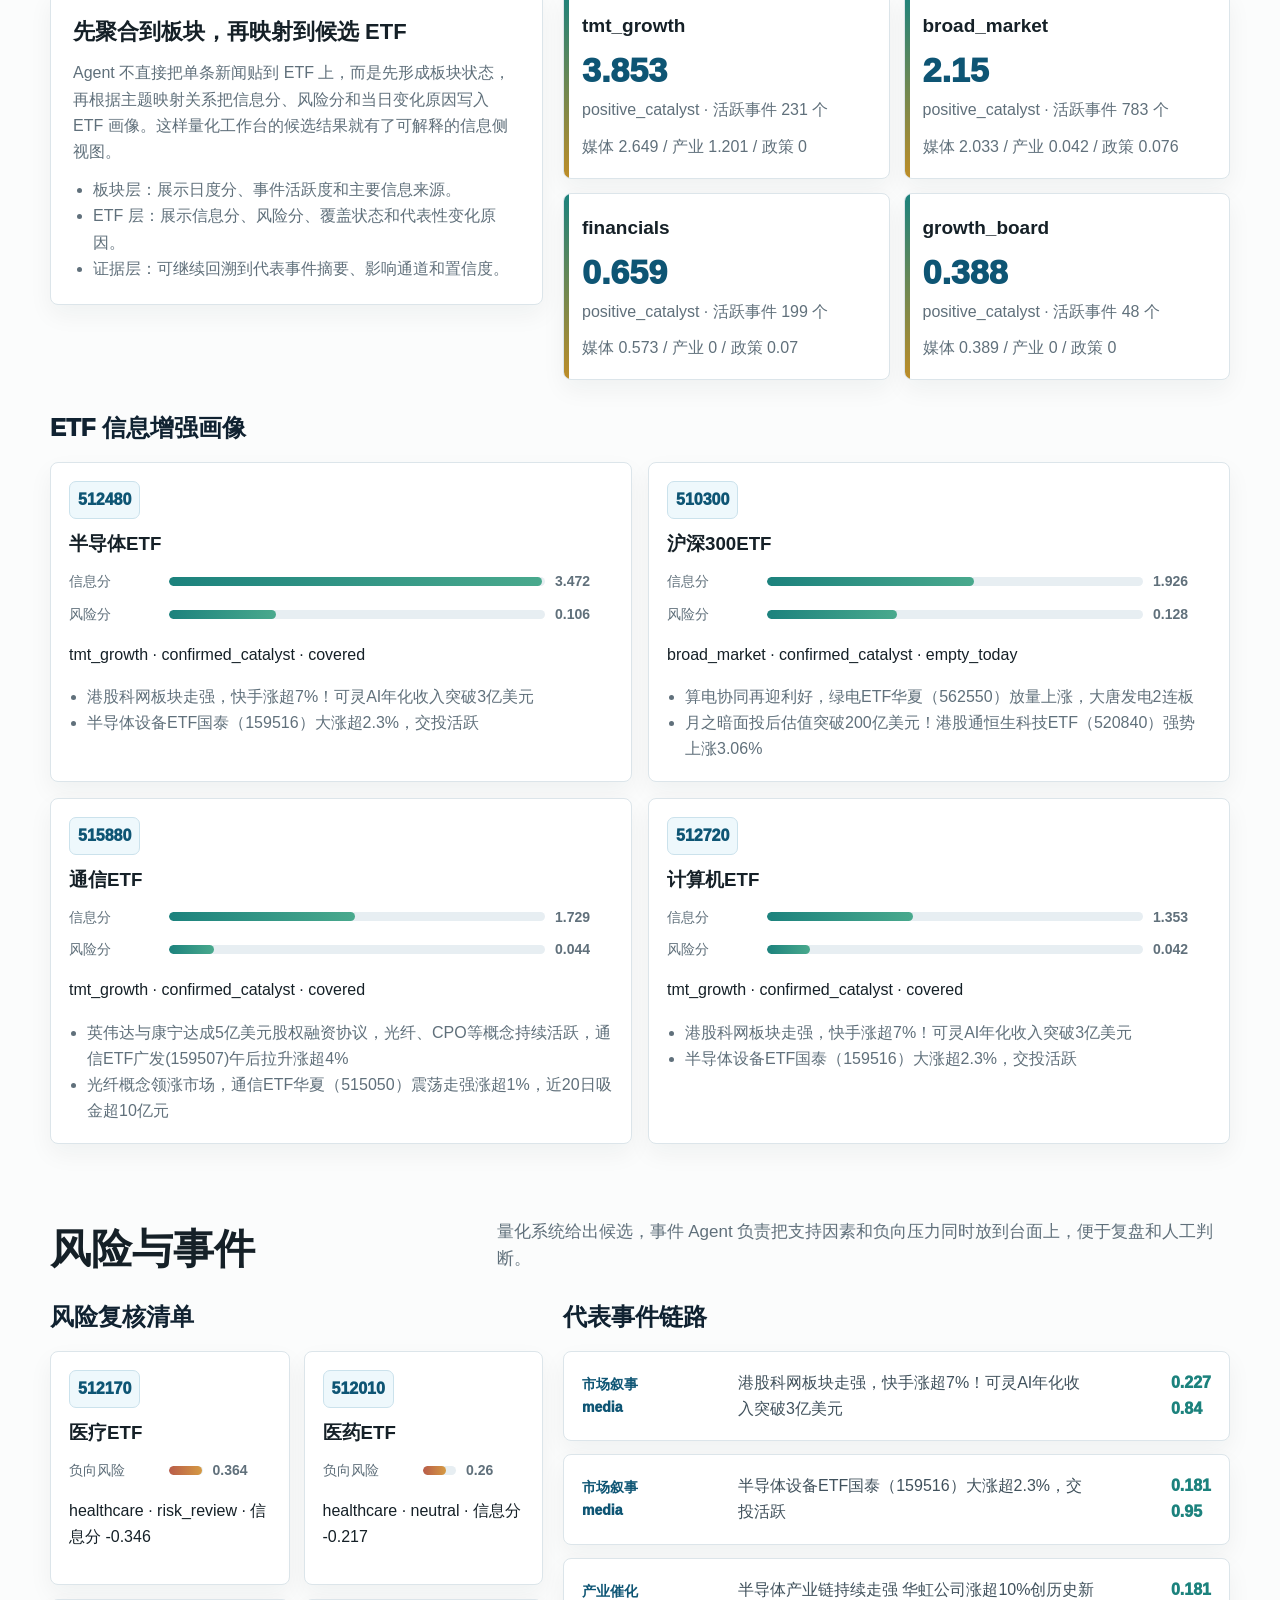
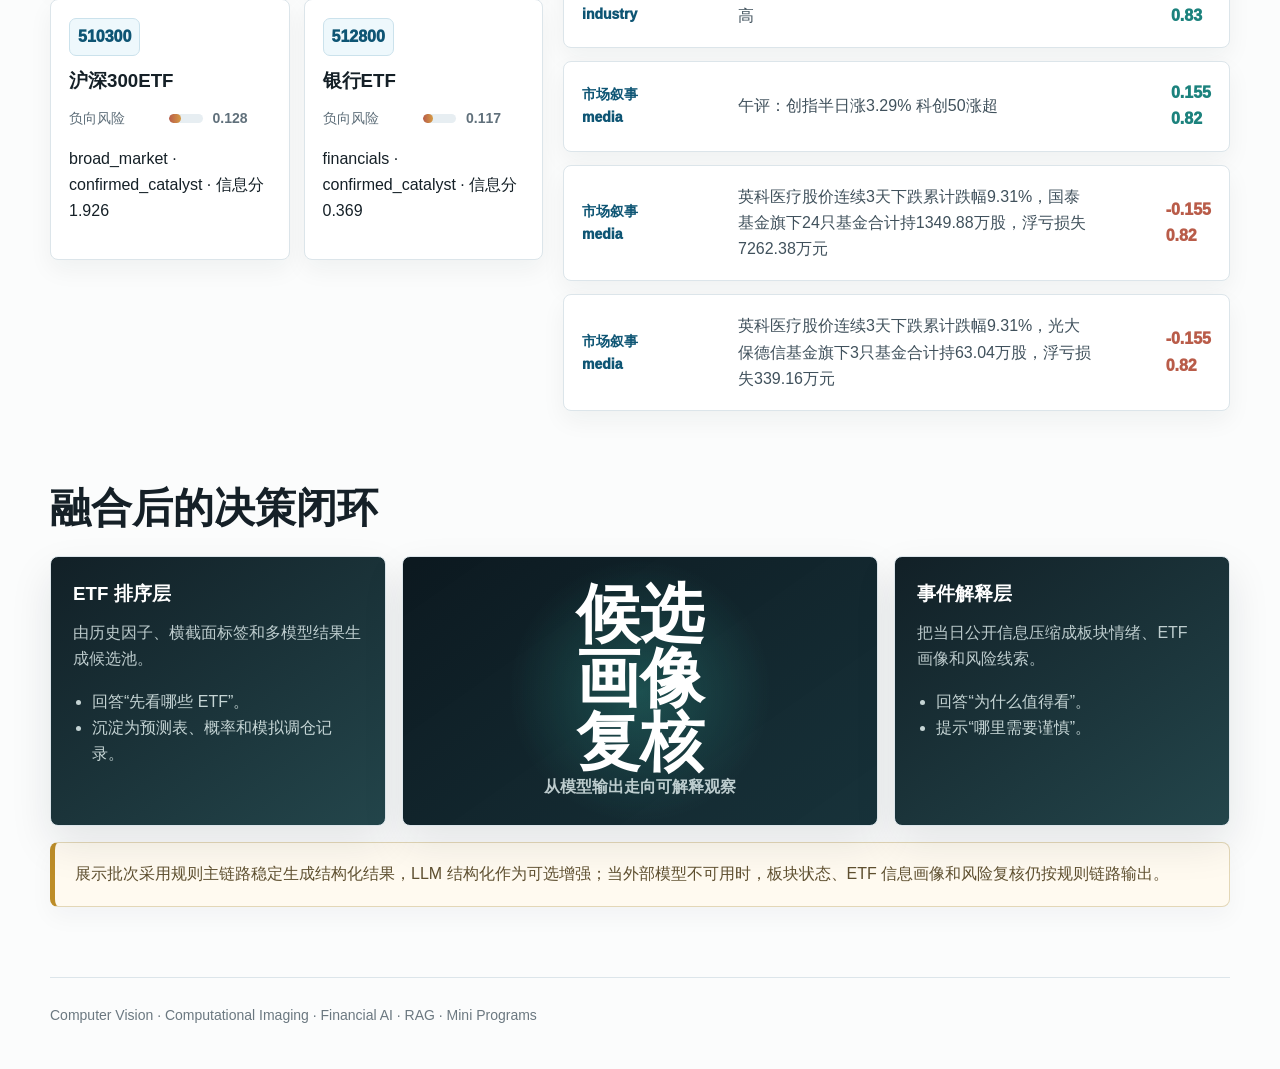
<file: projects/quant-agent.html>
<!doctype html>
<html lang="zh-CN">
<head>
  <meta charset="utf-8">
  <meta name="viewport" content="width=device-width, initial-scale=1">
  <title>事件与情绪分析智能体 / ETF量化辅助系统 | 项目作品集</title>
  <meta name="description" content="ETF 轮动、事件情绪和模拟决策系统">
  <link rel="stylesheet" href="../assets/styles.css?v=20260922_internship">
</head>
<body>
  <header class="site-header">
    <a class="brand" href="../index.html">项目作品集</a>
    <nav><a href="../index.html">首页</a><a href="internship-ambarella-eptz.html">实习项目</a><a href="avm-360.html">360环视</a><a href="acaf-finance.html">AFAC金融</a><a href="ai-fitness.html">AI健身</a><a href="quant-agent.html">量化Agent</a><a href="railway-stitching.html">铁路拼接</a><a href="fundlook/index.html">FundLook</a><a href="miniapps.html">小程序合集</a></nav>
  </header>
  <main>
    <section class="immersive-hero" style="--hero-image: url('../assets/images/quant/agent-candlestick-hero.jpg')">
      <div class="hero-bg" aria-hidden="true"></div>
      <div class="hero-shade" aria-hidden="true"></div>
      <div class="hero-inner">
        <p class="kicker">ETF 横截面轮动 · 事件新闻情绪 Agent · 模拟决策工作台</p>
        <h1>事件与情绪分析智能体 / ETF量化辅助系统</h1>
        <p class="lead">页面按真实使用顺序展示：先由 ETF 量化工作台生成候选排序和模拟调仓，再由事件新闻情绪 Agent 读取公开信息，补充板块情绪、ETF 信息画像和风险复核线索。</p>
        <div class="tag-row"><span>ETF轮动</span><span>多模型候选排序</span><span>事件情绪Agent</span><span>信息增强画像</span><span>风险复核</span></div>
      </div>
    </section>
    
    <section class="section ">
      <div class="section-heading">
        <h2>项目阅读路径</h2>
        <p>这里不是把两个项目简单并排，而是把量化候选、事件解释和风险复核放到同一条工作流里。</p>
      </div>
      
      <div class="sequence-strip">
        <article class="sequence-step">
          <span>01 ETF 主系统</span>
          <h3>先生成候选排序</h3>
          <p>基于 ETF 日线面板和固定因子，输出未来 10 个交易日的候选 ETF、概率与策略目标。</p>
        </article>
        <article class="sequence-step">
          <span>02 模拟与评估</span>
          <h3>再观察策略表现</h3>
          <p>从指定观察日开始滚动调仓，结合 Top3 概率和模型评估图验证工作台输出。</p>
        </article>
        <article class="sequence-step">
          <span>03 情绪 Agent</span>
          <h3>最后补充解释和风险</h3>
          <p>把新闻、披露、政策和社区评论转成事件对象，连接到板块与 ETF 画像中。</p>
        </article>
      </div>
    
    </section>
    
    <section class="section ">
      <div class="section-heading">
        <h2>系统数据</h2>
        
      </div>
      <div class="metrics"><div class="metric"><strong>62,835 行</strong><span>ETF 因子记录</span></div><div class="metric"><strong>1,781 个</strong><span>量化交易日</span></div><div class="metric"><strong>7,419 条</strong><span>真实公开信息</span></div><div class="metric"><strong>2,145 个</strong><span>V2事件对象</span></div><div class="metric"><strong>14 个</strong><span>板块状态</span></div><div class="metric"><strong>20 个</strong><span>ETF信息画像</span></div></div>
    </section>
    
    <section class="section ">
      <div class="section-heading">
        <h2>ETF 量化工作台</h2>
        
      </div>
      
      <div class="workbench-stage">
        <div class="wide-media stage-media"><img src="../assets/images/quant/latest-prediction.jpg" alt="ETF 量化工作台最新预测界面" loading="lazy"></div>
        <div class="rich-copy stage-copy">
          <p class="eyebrow">第一层：候选排序</p>
          <h3>先回答“哪些 ETF 值得进入观察池”</h3>
          <p>工作台以 ETF 日线面板为基础，结合 46 个固定因子和多模型输出，形成横截面候选排序。界面保留预测日期、训练区间、模型结果、概率和策略目标，方便从候选池进入后续模拟。</p>
          <ul>
            <li>预测未来 10 个交易日相对候选池中位数的强弱。</li>
            <li>输出候选 ETF、模型概率、主题方向和可观察排序。</li>
            <li>作为后续事件解释的入口，而不是孤立展示一张预测表。</li>
          </ul>
        </div>
      </div>
    
    </section>
    
    <section class="section ">
      <div class="section-heading">
        <h2>预测与模拟</h2>
        
      </div>
      
      <div class="workbench-stage reversed">
        <div class="rich-copy stage-copy">
          <p class="eyebrow">第二层：模拟验证</p>
          <h3>把模型候选放进滚动调仓场景</h3>
          <p>从一个观察日开始，按所选策略每 10 个交易日滚动调仓，观察模拟资金曲线变化。这个部分展示的是量化主系统本身的输出能力，为事件 Agent 的解释层提供明确承接对象。</p>
          <ul>
            <li>真实模拟图展示策略滚动后的资金变化。</li>
            <li>Top3 概率图用于检查候选排序的集中度。</li>
            <li>模型评估图用于对比不同模型在测试集上的表现。</li>
          </ul>
        </div>
        <div class="wide-media stage-media"><img src="../assets/images/quant/real-simulation.jpg" alt="ETF 真实模拟调仓曲线" loading="lazy"></div>
      </div>
      <div class="gallery three" style="margin-top:22px">
        
    <article class="picture-panel ">
      <div class="picture"><img src="../assets/images/quant/latest-top3-zoom.png" alt="最新 Top3 概率" loading="lazy"></div>
      <div class="picture-copy">
        <h3>最新 Top3 概率</h3>
        
      </div>
    </article>
    
        
    <article class="picture-panel ">
      <div class="picture"><img src="../assets/images/quant/model-evaluation-zoom.png" alt="模型评估示例" loading="lazy"></div>
      <div class="picture-copy">
        <h3>模型评估示例</h3>
        
      </div>
    </article>
    
        
    <article class="picture-panel ">
      <div class="picture"><img src="../assets/images/quant/test-auc-source.png" alt="测试集 AUC 源图" loading="lazy"></div>
      <div class="picture-copy">
        <h3>测试集 AUC 源图</h3>
        
      </div>
    </article>
    
      </div>
    
    </section>
    
    <section class="section ">
      <div class="section-heading">
        <h2>事件新闻情绪 Agent</h2>
        <p>这一层放在量化结果之后出现：它不替代模型排序，而是解释排序背后的当日信息结构。</p>
      </div>
      
      <div class="agent-summary">
        <div>
          <div class="metrics"><div class="metric"><strong>20260507_002</strong><span>运行批次</span></div><div class="metric"><strong>2026-05-07</strong><span>运行日期</span></div><div class="metric"><strong>238 个</strong><span>非零影响事件</span></div><div class="metric"><strong>192 / 46</strong><span>正向/负向事件</span></div><div class="metric"><strong>0.7796</strong><span>平均置信度</span></div><div class="metric"><strong>7,419 条</strong><span>公开信息源</span></div></div>
        </div>
        <div class="rich-copy">
          <h3>把公开文本转成可接入量化结果的信息层</h3>
          <p>Agent 读取财经新闻、专业披露与会议纪要、基金社区评论等公开信息，经过获取、清洗、去重聚类、事件结构化和统一证据对象，生成可追溯的板块情绪与 ETF 信息增强画像。</p>
          <ul>
            <li>事件本体统一映射政策、宏观、产业、披露、地缘、媒体和社区情绪。</li>
            <li>规则主链路稳定生成结构化结果，LLM 作为可选增强用于摘要和归因。</li>
            <li>输出目标是解释量化候选、确认催化和提示需要复核的风险。</li>
          </ul>
        </div>
      </div>
      <div class="wide-media stage-media" style="margin-top:22px"><img src="../assets/images/quant/event-agent-architecture.svg" alt="事件新闻情绪 Agent 架构" loading="lazy"></div>
    
    </section>
    
    <section class="section ">
      <div class="section-heading">
        <h2>事件来源与影响通道</h2>
        <p>事件对象按影响通道进入后续聚合，媒体叙事提供高频线索，披露、政策和产业事件用于增强置信与解释。</p>
      </div>
      
      <div class="metrics">
        <div class="metric"><strong>3,000 条</strong><span>财经新闻</span></div>
        <div class="metric"><strong>257 条</strong><span>专业披露与会议纪要</span></div>
        <div class="metric"><strong>4,162 条</strong><span>基金社区评论</span></div>
        <div class="metric"><strong>7,419 条</strong><span>公开信息总量</span></div>
      </div>
      <h3 class="subsection-label">影响通道分布</h3>
      <div class="channel-grid">
        <article class="channel-card">
          <strong>1563</strong>
          <span>媒体叙事</span>
        </article>
        
        <article class="channel-card">
          <strong>282</strong>
          <span>专业披露</span>
        </article>
        
        <article class="channel-card">
          <strong>141</strong>
          <span>产业催化</span>
        </article>
        
        <article class="channel-card">
          <strong>59</strong>
          <span>政策监管</span>
        </article>
        
        <article class="channel-card">
          <strong>54</strong>
          <span>宏观经济</span>
        </article>
        
        <article class="channel-card">
          <strong>37</strong>
          <span>社区情绪</span>
        </article>
        
        <article class="channel-card">
          <strong>9</strong>
          <span>地缘风险</span>
        </article>
        </div>
    
    </section>
    
    <section class="section ">
      <div class="section-heading">
        <h2>情绪到画像</h2>
        
      </div>
      
      <div class="evidence-layout">
        <div class="rich-copy">
          <h3>先聚合到板块，再映射到候选 ETF</h3>
          <p>Agent 不直接把单条新闻贴到 ETF 上，而是先形成板块状态，再根据主题映射关系把信息分、风险分和当日变化原因写入 ETF 画像。这样量化工作台的候选结果就有了可解释的信息侧视图。</p>
          <ul>
            <li>板块层：展示日度分、事件活跃度和主要信息来源。</li>
            <li>ETF 层：展示信息分、风险分、覆盖状态和代表性变化原因。</li>
            <li>证据层：可继续回溯到代表事件摘要、影响通道和置信度。</li>
          </ul>
        </div>
        <div class="sector-board">
        <article class="sector-card">
          <h3>tmt_growth</h3>
          <span class="sector-score">3.853</span>
          <p>positive_catalyst · 活跃事件 231 个</p>
          <p>媒体 2.649 / 产业 1.201 / 政策 0</p>
        </article>
        
        <article class="sector-card">
          <h3>broad_market</h3>
          <span class="sector-score">2.15</span>
          <p>positive_catalyst · 活跃事件 783 个</p>
          <p>媒体 2.033 / 产业 0.042 / 政策 0.076</p>
        </article>
        
        <article class="sector-card">
          <h3>financials</h3>
          <span class="sector-score">0.659</span>
          <p>positive_catalyst · 活跃事件 199 个</p>
          <p>媒体 0.573 / 产业 0 / 政策 0.07</p>
        </article>
        
        <article class="sector-card">
          <h3>growth_board</h3>
          <span class="sector-score">0.388</span>
          <p>positive_catalyst · 活跃事件 48 个</p>
          <p>媒体 0.389 / 产业 0 / 政策 0</p>
        </article>
        </div>
      </div>
      <h3 class="subsection-label">ETF 信息增强画像</h3>
      <div class="etf-grid">
        <article class="etf-card">
          <span class="code">512480</span>
          <h3>半导体ETF</h3>
          <div class="score-line"><span>信息分</span><div class="score-track"><i style="--score-width:99.2%"></i></div><strong>3.472</strong></div>
          <div class="score-line"><span>风险分</span><div class="score-track"><i style="--score-width:28.5%"></i></div><strong>0.106</strong></div>
          <p>tmt_growth · confirmed_catalyst · covered</p>
          <ul class="reason-list"><li>港股科网板块走强，快手涨超7%！可灵AI年化收入突破3亿美元</li><li>半导体设备ETF国泰（159516）大涨超2.3%，交投活跃</li></ul>
        </article>
        
        <article class="etf-card">
          <span class="code">510300</span>
          <h3>沪深300ETF</h3>
          <div class="score-line"><span>信息分</span><div class="score-track"><i style="--score-width:55.0%"></i></div><strong>1.926</strong></div>
          <div class="score-line"><span>风险分</span><div class="score-track"><i style="--score-width:34.5%"></i></div><strong>0.128</strong></div>
          <p>broad_market · confirmed_catalyst · empty_today</p>
          <ul class="reason-list"><li>算电协同再迎利好，绿电ETF华夏（562550）放量上涨，大唐发电2连板</li><li>月之暗面投后估值突破200亿美元！港股通恒生科技ETF（520840）强势上涨3.06%</li></ul>
        </article>
        
        <article class="etf-card">
          <span class="code">515880</span>
          <h3>通信ETF</h3>
          <div class="score-line"><span>信息分</span><div class="score-track"><i style="--score-width:49.4%"></i></div><strong>1.729</strong></div>
          <div class="score-line"><span>风险分</span><div class="score-track"><i style="--score-width:12.0%"></i></div><strong>0.044</strong></div>
          <p>tmt_growth · confirmed_catalyst · covered</p>
          <ul class="reason-list"><li>英伟达与康宁达成5亿美元股权融资协议，光纤、CPO等概念持续活跃，通信ETF广发(159507)午后拉升涨超4%</li><li>光纤概念领涨市场，通信ETF华夏（515050）震荡走强涨超1%，近20日吸金超10亿元</li></ul>
        </article>
        
        <article class="etf-card">
          <span class="code">512720</span>
          <h3>计算机ETF</h3>
          <div class="score-line"><span>信息分</span><div class="score-track"><i style="--score-width:38.7%"></i></div><strong>1.353</strong></div>
          <div class="score-line"><span>风险分</span><div class="score-track"><i style="--score-width:11.4%"></i></div><strong>0.042</strong></div>
          <p>tmt_growth · confirmed_catalyst · covered</p>
          <ul class="reason-list"><li>港股科网板块走强，快手涨超7%！可灵AI年化收入突破3亿美元</li><li>半导体设备ETF国泰（159516）大涨超2.3%，交投活跃</li></ul>
        </article>
        </div>
    
    </section>
    
    <section class="section ">
      <div class="section-heading">
        <h2>风险与事件</h2>
        <p>量化系统给出候选，事件 Agent 负责把支持因素和负向压力同时放到台面上，便于复盘和人工判断。</p>
      </div>
      
      <div class="evidence-layout">
        <div>
          <h3 class="subsection-label" style="margin-top:0">风险复核清单</h3>
          <div class="risk-grid">
        <article class="risk-card">
          <span class="code">512170</span>
          <h3>医疗ETF</h3>
          <div class="score-line"><span>负向风险</span><div class="score-track"><i style="--score-width:98.4%"></i></div><strong>0.364</strong></div>
          <p>healthcare · risk_review · 信息分 -0.346</p>
        </article>
        
        <article class="risk-card">
          <span class="code">512010</span>
          <h3>医药ETF</h3>
          <div class="score-line"><span>负向风险</span><div class="score-track"><i style="--score-width:70.3%"></i></div><strong>0.26</strong></div>
          <p>healthcare · neutral · 信息分 -0.217</p>
        </article>
        
        <article class="risk-card">
          <span class="code">510300</span>
          <h3>沪深300ETF</h3>
          <div class="score-line"><span>负向风险</span><div class="score-track"><i style="--score-width:34.5%"></i></div><strong>0.128</strong></div>
          <p>broad_market · confirmed_catalyst · 信息分 1.926</p>
        </article>
        
        <article class="risk-card">
          <span class="code">512800</span>
          <h3>银行ETF</h3>
          <div class="score-line"><span>负向风险</span><div class="score-track"><i style="--score-width:31.5%"></i></div><strong>0.117</strong></div>
          <p>financials · confirmed_catalyst · 信息分 0.369</p>
        </article>
        </div>
        </div>
        <div>
          <h3 class="subsection-label" style="margin-top:0">代表事件链路</h3>
          <div class="event-timeline">
        <article class="event-card">
          <div class="event-meta">市场叙事<br>media</div>
          <p>港股科网板块走强，快手涨超7%！可灵AI年化收入突破3亿美元</p>
          <div class="impact">0.227<br><span>0.84</span></div>
        </article>
        
        <article class="event-card">
          <div class="event-meta">市场叙事<br>media</div>
          <p>半导体设备ETF国泰（159516）大涨超2.3%，交投活跃</p>
          <div class="impact">0.181<br><span>0.95</span></div>
        </article>
        
        <article class="event-card">
          <div class="event-meta">产业催化<br>industry</div>
          <p>半导体产业链持续走强 华虹公司涨超10%创历史新高</p>
          <div class="impact">0.181<br><span>0.83</span></div>
        </article>
        
        <article class="event-card">
          <div class="event-meta">市场叙事<br>media</div>
          <p>午评：创指半日涨3.29% 科创50涨超</p>
          <div class="impact">0.155<br><span>0.82</span></div>
        </article>
        
        <article class="event-card negative">
          <div class="event-meta">市场叙事<br>media</div>
          <p>英科医疗股价连续3天下跌累计跌幅9.31%，国泰基金旗下24只基金合计持1349.88万股，浮亏损失7262.38万元</p>
          <div class="impact">-0.155<br><span>0.82</span></div>
        </article>
        
        <article class="event-card negative">
          <div class="event-meta">市场叙事<br>media</div>
          <p>英科医疗股价连续3天下跌累计跌幅9.31%，光大保德信基金旗下3只基金合计持63.04万股，浮亏损失339.16万元</p>
          <div class="impact">-0.155<br><span>0.82</span></div>
        </article>
        </div>
        </div>
      </div>
    
    </section>
    
    <section class="section ">
      <div class="section-heading">
        <h2>融合后的决策闭环</h2>
        
      </div>
      
      <div class="fusion-map">
        <article class="fusion-panel">
          <h3>ETF 排序层</h3>
          <p>由历史因子、横截面标签和多模型结果生成候选池。</p>
          <ul>
            <li>回答“先看哪些 ETF”。</li>
            <li>沉淀为预测表、概率和模拟调仓记录。</li>
          </ul>
        </article>
        <article class="fusion-panel fusion-center">
          <div><strong>候选<br>画像<br>复核</strong><span>从模型输出走向可解释观察</span></div>
        </article>
        <article class="fusion-panel">
          <h3>事件解释层</h3>
          <p>把当日公开信息压缩成板块情绪、ETF 画像和风险线索。</p>
          <ul>
            <li>回答“为什么值得看”。</li>
            <li>提示“哪里需要谨慎”。</li>
          </ul>
        </article>
      </div>
      <div class="notice-strip" style="margin-top:16px">展示批次采用规则主链路稳定生成结构化结果，LLM 结构化作为可选增强；当外部模型不可用时，板块状态、ETF 信息画像和风险复核仍按规则链路输出。</div>
    
    </section>
    </main>
  <footer class="site-footer">
    <span>Computer Vision · Computational Imaging · Financial AI · RAG · Mini Programs</span>
  </footer>
  <script src="../assets/site.js?v=20260524_fundlook_nav"></script>
</body>
</html>
</file>
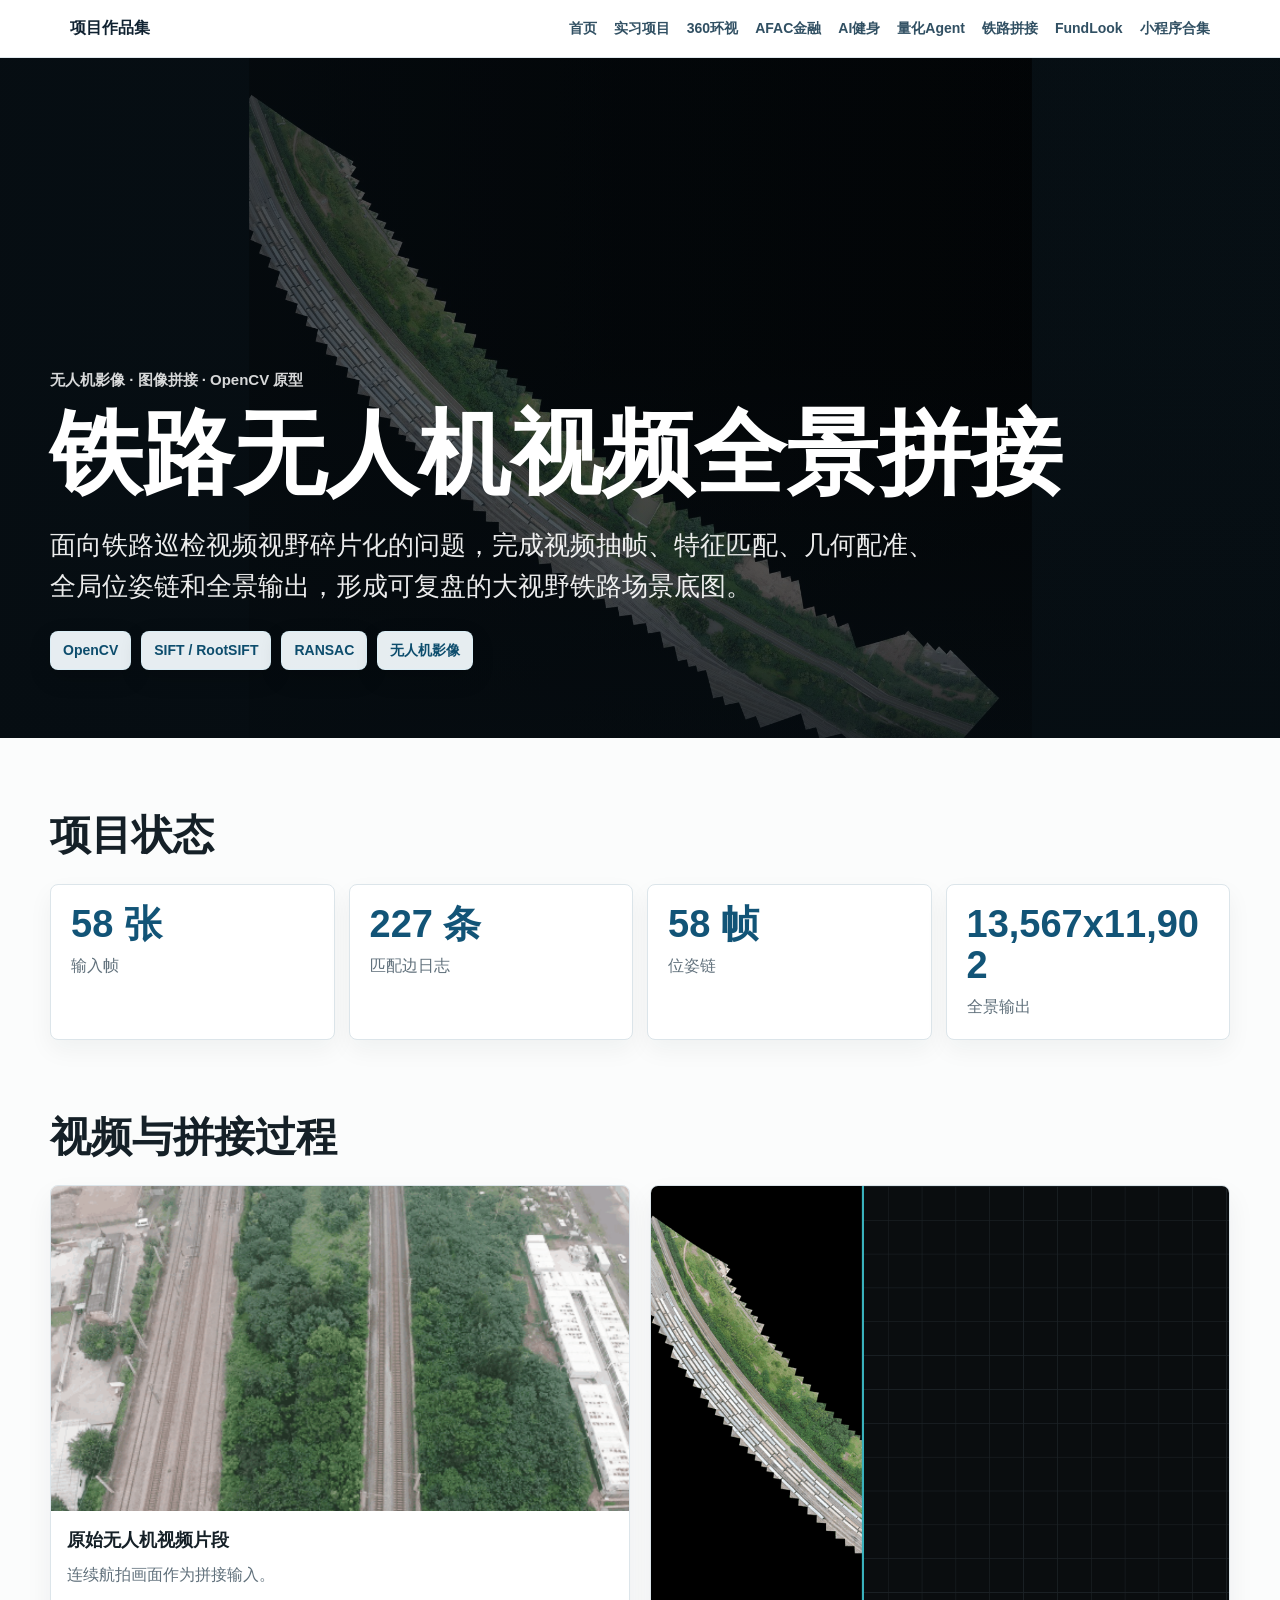
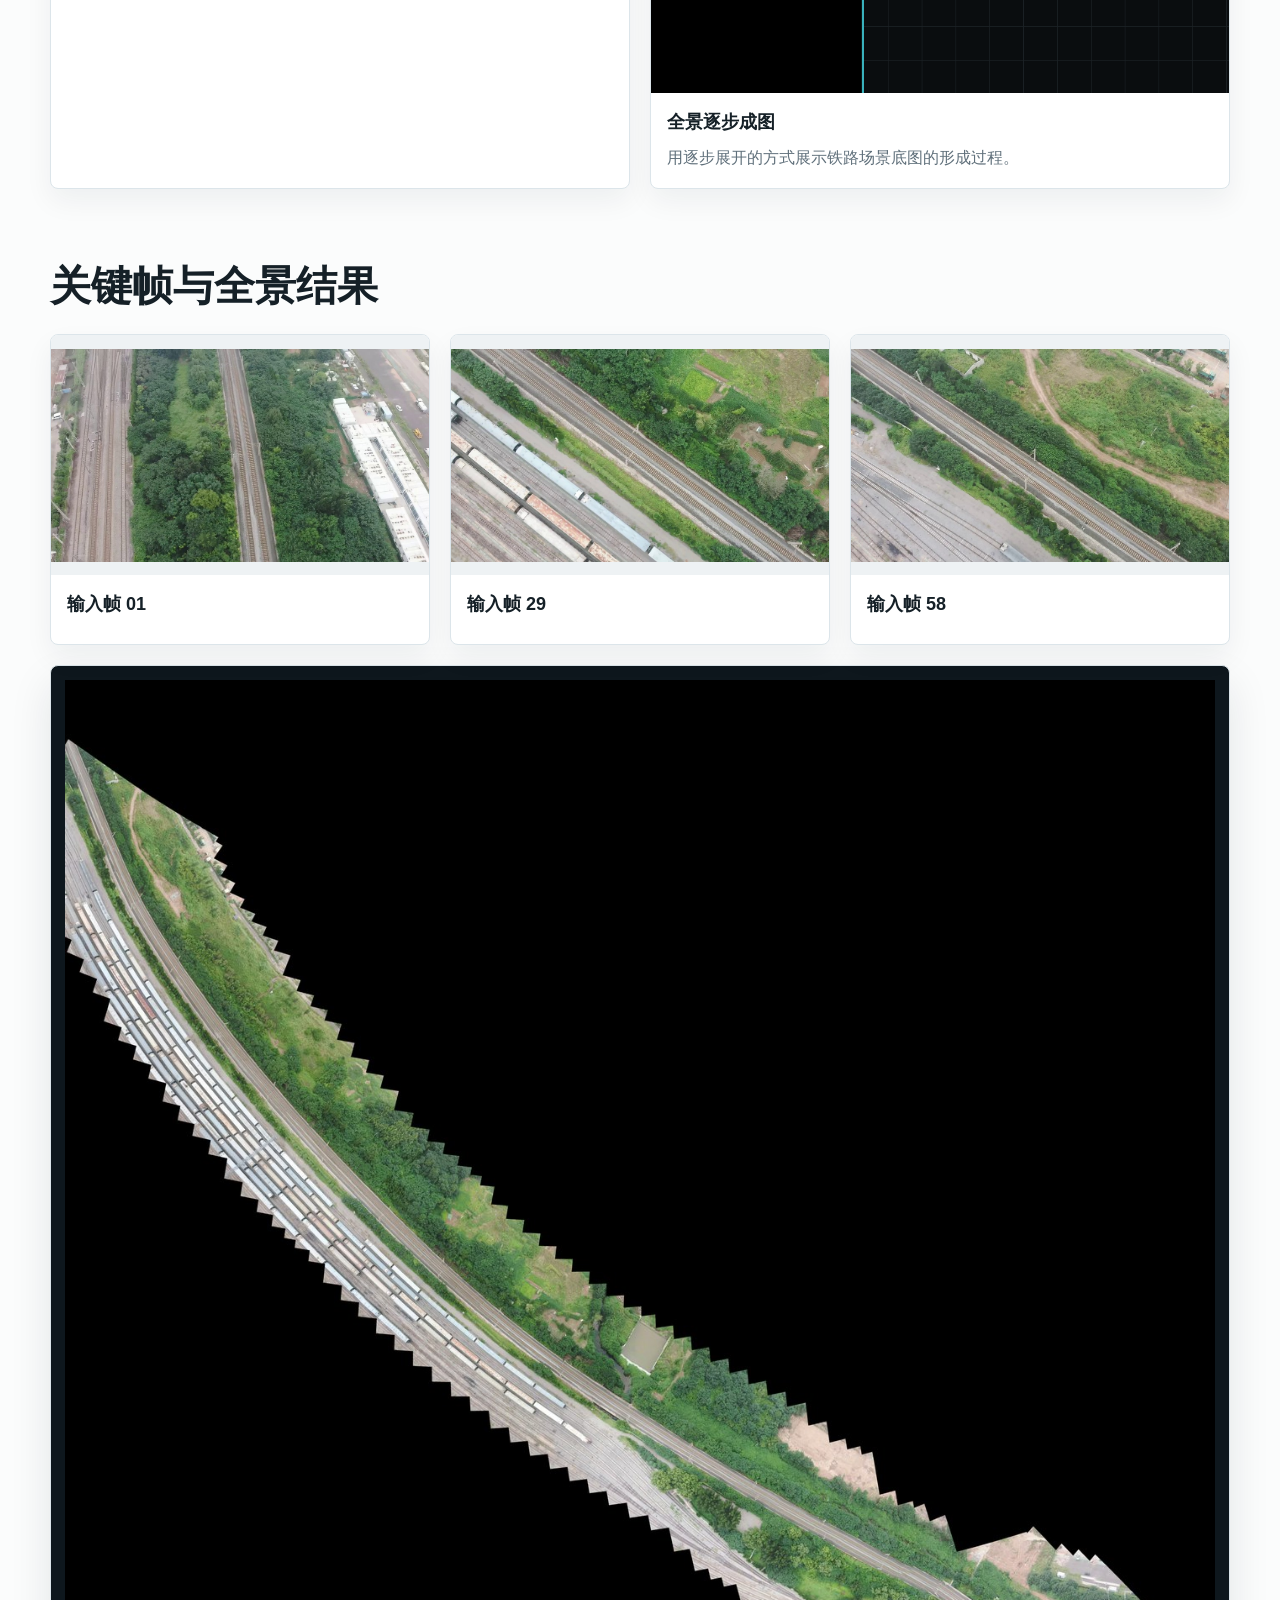
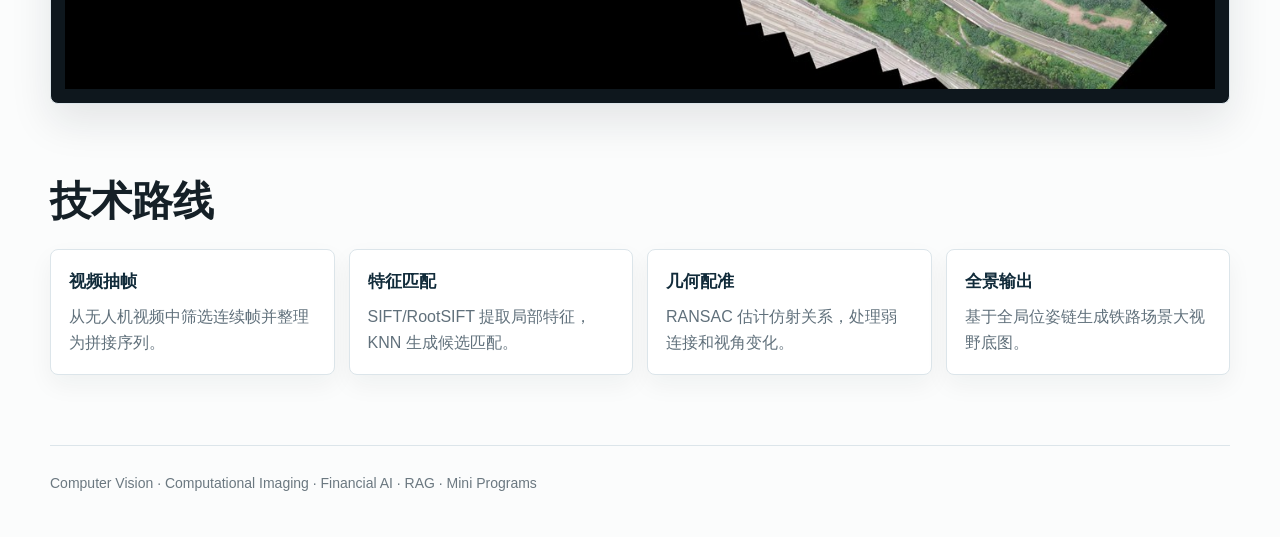
<file: projects/railway-stitching.html>
<!doctype html>
<html lang="zh-CN">
<head>
  <meta charset="utf-8">
  <meta name="viewport" content="width=device-width, initial-scale=1">
  <title>铁路无人机视频全景拼接 | 项目作品集</title>
  <meta name="description" content="铁路巡检视频全景拼接项目">
  <link rel="stylesheet" href="../assets/styles.css?v=20260922_internship">
</head>
<body>
  <header class="site-header">
    <a class="brand" href="../index.html">项目作品集</a>
    <nav><a href="../index.html">首页</a><a href="internship-ambarella-eptz.html">实习项目</a><a href="avm-360.html">360环视</a><a href="acaf-finance.html">AFAC金融</a><a href="ai-fitness.html">AI健身</a><a href="quant-agent.html">量化Agent</a><a href="railway-stitching.html">铁路拼接</a><a href="fundlook/index.html">FundLook</a><a href="miniapps.html">小程序合集</a></nav>
  </header>
  <main>
    <section class="immersive-hero hero-contain" style="--hero-image: url('../assets/images/railway/final-panorama.jpg')">
      <div class="hero-bg" aria-hidden="true"></div>
      <div class="hero-shade" aria-hidden="true"></div>
      <div class="hero-inner">
        <p class="kicker">无人机影像 · 图像拼接 · OpenCV 原型</p>
        <h1>铁路无人机视频全景拼接</h1>
        <p class="lead">面向铁路巡检视频视野碎片化的问题，完成视频抽帧、特征匹配、几何配准、全局位姿链和全景输出，形成可复盘的大视野铁路场景底图。</p>
        <div class="tag-row"><span>OpenCV</span><span>SIFT / RootSIFT</span><span>RANSAC</span><span>无人机影像</span></div>
      </div>
    </section>
    
    <section class="section ">
      <div class="section-heading">
        <h2>项目状态</h2>
        
      </div>
      <div class="metrics"><div class="metric"><strong>58 张</strong><span>输入帧</span></div><div class="metric"><strong>227 条</strong><span>匹配边日志</span></div><div class="metric"><strong>58 帧</strong><span>位姿链</span></div><div class="metric"><strong>13,567x11,902</strong><span>全景输出</span></div></div>
    </section>
    
    <section class="section ">
      <div class="section-heading">
        <h2>视频与拼接过程</h2>
        
      </div>
      
      <div class="gallery">
        
    <article class="picture-panel ">
      <div class="picture"><img src="../assets/media/railway/uav-preview.gif" alt="原始无人机视频片段" loading="lazy"></div>
      <div class="picture-copy">
        <h3>原始无人机视频片段</h3>
        <p>连续航拍画面作为拼接输入。</p>
      </div>
    </article>
    
        
    <article class="picture-panel ">
      <div class="picture"><img src="../assets/media/railway/panorama-build.gif" alt="全景逐步成图" loading="lazy"></div>
      <div class="picture-copy">
        <h3>全景逐步成图</h3>
        <p>用逐步展开的方式展示铁路场景底图的形成过程。</p>
      </div>
    </article>
    
      </div>
    
    </section>
    
    <section class="section ">
      <div class="section-heading">
        <h2>关键帧与全景结果</h2>
        
      </div>
      
      <div class="gallery three">
        
    <article class="picture-panel ">
      <div class="picture"><img src="../assets/images/railway/frame-01.jpg" alt="输入帧 01" loading="lazy"></div>
      <div class="picture-copy">
        <h3>输入帧 01</h3>
        
      </div>
    </article>
    
        
    <article class="picture-panel ">
      <div class="picture"><img src="../assets/images/railway/frame-29.jpg" alt="输入帧 29" loading="lazy"></div>
      <div class="picture-copy">
        <h3>输入帧 29</h3>
        
      </div>
    </article>
    
        
    <article class="picture-panel ">
      <div class="picture"><img src="../assets/images/railway/frame-58.jpg" alt="输入帧 58" loading="lazy"></div>
      <div class="picture-copy">
        <h3>输入帧 58</h3>
        
      </div>
    </article>
    
      </div>
      <div class="wide-media" style="margin-top:20px"><img src="../assets/images/railway/final-panorama.jpg" alt="全景输出" loading="lazy"></div>
    
    </section>
    
    <section class="section ">
      <div class="section-heading">
        <h2>技术路线</h2>
        
      </div>
      
      <div class="process">
        <div><strong>视频抽帧</strong><span>从无人机视频中筛选连续帧并整理为拼接序列。</span></div>
        <div><strong>特征匹配</strong><span>SIFT/RootSIFT 提取局部特征，KNN 生成候选匹配。</span></div>
        <div><strong>几何配准</strong><span>RANSAC 估计仿射关系，处理弱连接和视角变化。</span></div>
        <div><strong>全景输出</strong><span>基于全局位姿链生成铁路场景大视野底图。</span></div>
      </div>
    
    </section>
    </main>
  <footer class="site-footer">
    <span>Computer Vision · Computational Imaging · Financial AI · RAG · Mini Programs</span>
  </footer>
  <script src="../assets/site.js?v=20260524_fundlook_nav"></script>
</body>
</html>
</file>
<file: assets/styles.css>
:root {
  --ink: #152027;
  --muted: #60707b;
  --line: #dce5ea;
  --paper: #f5f7f8;
  --panel: #ffffff;
  --blue: #135577;
  --teal: #1c827d;
  --gold: #bd8d28;
  --shadow: 0 18px 42px rgba(15, 28, 35, .10);
}
* { box-sizing: border-box; }
html { scroll-behavior: smooth; }
body {
  margin: 0;
  color: var(--ink);
  background: #fbfcfc;
  font-family: "Microsoft YaHei", "PingFang SC", "Noto Sans CJK SC", Arial, sans-serif;
  line-height: 1.64;
}
a { color: inherit; text-decoration: none; }
img, video { display: block; max-width: 100%; }
.site-header {
  position: sticky;
  top: 0;
  z-index: 40;
  height: 58px;
  display: flex;
  align-items: center;
  justify-content: space-between;
  gap: 20px;
  padding: 0 5.5vw;
  background: rgba(255, 255, 255, .88);
  border-bottom: 1px solid rgba(218, 228, 234, .8);
  backdrop-filter: blur(16px);
}
.brand {
  font-weight: 900;
  color: #102231;
  white-space: nowrap;
}
.site-header nav {
  display: flex;
  gap: 17px;
  overflow-x: auto;
  white-space: nowrap;
  color: #315063;
  font-size: 14px;
  font-weight: 800;
}
.site-header nav a { padding: 18px 0; }
.immersive-hero {
  position: relative;
  min-height: calc(82vh - 58px);
  display: grid;
  align-items: end;
  overflow: hidden;
  color: #fff;
  background: #071015;
}
.immersive-hero .hero-bg,
.immersive-hero .hero-slides,
.immersive-hero .hero-slide {
  position: absolute;
  inset: 0;
}
.immersive-hero .hero-bg {
  background-image: var(--hero-image);
  background-size: cover;
  background-position: center;
  transform: scale(1.01);
}
.hero-contain .hero-bg {
  background-size: contain;
  background-repeat: no-repeat;
  background-color: #071015;
}
.hero-slide { opacity: 0; transition: opacity 900ms ease; margin: 0; }
.hero-slide.is-active { opacity: 1; }
.hero-slide img {
  width: 100%;
  height: 100%;
  object-fit: cover;
  object-position: center;
}
.hero-shade {
  position: absolute;
  inset: 0;
  background:
    linear-gradient(90deg, rgba(6, 13, 18, .88), rgba(6, 13, 18, .46) 48%, rgba(6, 13, 18, .18)),
    linear-gradient(0deg, rgba(6, 13, 18, .75), rgba(6, 13, 18, .12) 55%);
}
.hero-inner {
  position: relative;
  width: min(1180px, calc(100% - 48px));
  margin: 0 auto;
  padding: 0 0 68px;
}
.home-immersive { min-height: calc(88vh - 58px); }
.kicker {
  margin: 0 0 14px;
  font-size: 15px;
  font-weight: 800;
  letter-spacing: 0;
  color: rgba(255, 255, 255, .84);
}
h1 {
  margin: 0;
  font-size: clamp(42px, 7.2vw, 94px);
  line-height: 1.05;
  letter-spacing: 0;
  font-weight: 950;
  overflow-wrap: anywhere;
  word-break: break-word;
}
.lead {
  max-width: 900px;
  margin: 22px 0 0;
  color: rgba(255, 255, 255, .92);
  font-size: clamp(18px, 2.1vw, 26px);
  line-height: 1.58;
}
.tag-row {
  display: flex;
  flex-wrap: wrap;
  gap: 10px;
  margin-top: 24px;
}
.tag-row span {
  color: #0d4d6d;
  background: rgba(245, 252, 255, .94);
  border: 1px solid rgba(214, 239, 248, .72);
  border-radius: 8px;
  padding: 7px 12px;
  font-size: 14px;
  font-weight: 900;
  box-shadow: 0 8px 22px rgba(0, 0, 0, .16);
}
.hero-dots {
  position: absolute;
  left: 50%;
  bottom: 26px;
  transform: translateX(-50%);
  display: flex;
  gap: 9px;
  z-index: 5;
}
.hero-dots button {
  width: 34px;
  height: 4px;
  border: 0;
  padding: 0;
  border-radius: 999px;
  background: rgba(255, 255, 255, .42);
}
.hero-dots button.is-active { background: #fff; }
.section {
  width: min(1180px, calc(100% - 44px));
  margin: 0 auto;
  padding: 74px 0 0;
}
.section-heading {
  display: grid;
  grid-template-columns: minmax(220px, .72fr) minmax(0, 1.28fr);
  gap: 34px;
  align-items: end;
  margin-bottom: 24px;
}
.section-heading h2 {
  margin: 0;
  font-size: clamp(28px, 3.2vw, 46px);
  line-height: 1.16;
  letter-spacing: 0;
}
.section-heading p {
  margin: 0;
  max-width: 760px;
  color: var(--muted);
  font-size: 17px;
}
.portfolio-stack {
  display: grid;
  gap: 28px;
}
.showcase-item {
  display: grid;
  grid-template-columns: minmax(0, 1.05fr) minmax(320px, .95fr);
  gap: 34px;
  align-items: stretch;
  min-height: 360px;
  padding: 18px;
  border: 1px solid rgba(210, 222, 230, .88);
  background:
    linear-gradient(135deg, rgba(255, 255, 255, .96), rgba(247, 251, 252, .94));
  box-shadow: var(--shadow);
}
.showcase-item:nth-child(even) .showcase-media { order: 2; }
.showcase-media {
  position: relative;
  min-height: 330px;
  background: #101820;
  overflow: hidden;
}
.showcase-media img {
  width: 100%;
  height: 100%;
  object-fit: contain;
  background: #101820;
}
.showcase-copy {
  display: flex;
  flex-direction: column;
  justify-content: center;
  padding: 18px 18px 18px 4px;
}
.showcase-copy .num {
  color: var(--gold);
  font-weight: 950;
  letter-spacing: 0;
  margin-bottom: 10px;
}
.showcase-copy h3 {
  margin: 0;
  font-size: clamp(25px, 3vw, 38px);
  line-height: 1.18;
  letter-spacing: 0;
}
.showcase-copy p {
  margin: 14px 0 0;
  color: #53636e;
  font-size: 16px;
}
.link-button {
  width: max-content;
  margin-top: 22px;
  padding: 10px 15px;
  border: 1px solid #b9cbd5;
  border-radius: 8px;
  color: #174f73;
  background: #eef8fc;
  font-weight: 900;
}
.metrics {
  display: grid;
  grid-template-columns: repeat(4, minmax(0, 1fr));
  gap: 14px;
}
.metric {
  background: #fff;
  border: 1px solid var(--line);
  border-radius: 8px;
  padding: 19px 20px;
  box-shadow: 0 10px 24px rgba(16, 31, 40, .05);
}
.metric strong {
  display: block;
  font-size: clamp(25px, 3vw, 38px);
  color: #125477;
  line-height: 1.08;
  overflow-wrap: anywhere;
  word-break: break-word;
}
.metric span {
  display: block;
  margin-top: 8px;
  color: var(--muted);
}
.gallery {
  display: grid;
  grid-template-columns: repeat(2, minmax(0, 1fr));
  gap: 20px;
}
.gallery.three { grid-template-columns: repeat(3, minmax(0, 1fr)); }
.gallery.four { grid-template-columns: repeat(4, minmax(0, 1fr)); }
.picture-panel {
  background: #fff;
  border: 1px solid var(--line);
  border-radius: 8px;
  overflow: hidden;
  box-shadow: 0 12px 28px rgba(19, 35, 43, .06);
}
.picture-panel .picture {
  min-height: 240px;
  display: grid;
  place-items: center;
  background: #eef2f4;
}
.picture-panel img,
.picture-panel video {
  width: 100%;
  height: 100%;
  max-height: 520px;
  object-fit: contain;
}
.picture-panel.tall .picture { min-height: 420px; }
.picture-copy {
  padding: 15px 16px 17px;
}
.picture-copy h3,
.text-panel h3 {
  margin: 0 0 7px;
  font-size: 18px;
  letter-spacing: 0;
}
.picture-copy p,
.text-panel p,
.note,
.rich-copy p,
.rich-copy li {
  color: var(--muted);
  margin: 0;
}
.wide-media {
  background: #0e171d;
  border: 1px solid var(--line);
  padding: 14px;
  border-radius: 8px;
  box-shadow: var(--shadow);
}
.wide-media img,
.wide-media video {
  width: 100%;
  height: auto;
  object-fit: contain;
  background: #0e171d;
}
.sequence-strip {
  display: grid;
  grid-template-columns: repeat(3, minmax(0, 1fr));
  gap: 16px;
}
.sequence-step {
  position: relative;
  min-height: 170px;
  padding: 20px;
  border: 1px solid var(--line);
  border-radius: 8px;
  background:
    linear-gradient(145deg, rgba(255, 255, 255, .98), rgba(245, 250, 251, .96));
  box-shadow: 0 12px 30px rgba(16, 31, 40, .06);
  overflow: hidden;
}
.sequence-step::after {
  content: "";
  position: absolute;
  inset: auto -20px -38px auto;
  width: 132px;
  height: 132px;
  border-radius: 50%;
  background: radial-gradient(circle, rgba(28, 130, 125, .16), transparent 68%);
}
.sequence-step span {
  display: inline-flex;
  color: var(--gold);
  font-weight: 950;
}
.sequence-step h3 {
  margin: 8px 0 8px;
  font-size: 21px;
  letter-spacing: 0;
}
.sequence-step p {
  margin: 0;
  color: var(--muted);
}
.workbench-stage {
  display: grid;
  grid-template-columns: minmax(0, 1.46fr) minmax(320px, .54fr);
  gap: 22px;
  align-items: stretch;
}
.workbench-stage.reversed {
  grid-template-columns: minmax(320px, .62fr) minmax(0, 1.38fr);
}
.stage-media {
  min-height: 520px;
  display: grid;
  align-items: center;
  padding: 18px;
}
.stage-media img,
.stage-media video {
  max-height: none;
}
.stage-copy {
  display: flex;
  flex-direction: column;
  justify-content: center;
}
.stage-copy .eyebrow {
  margin: 0 0 8px;
  color: var(--gold);
  font-weight: 950;
}
.subsection-label {
  margin: 28px 0 14px;
  color: #102231;
  font-size: 24px;
  font-weight: 950;
  letter-spacing: 0;
}
.evidence-layout {
  display: grid;
  grid-template-columns: minmax(320px, .85fr) minmax(0, 1.15fr);
  gap: 20px;
  align-items: start;
}
.evidence-layout .sector-board {
  grid-template-columns: repeat(2, minmax(0, 1fr));
}
.risk-grid {
  display: grid;
  grid-template-columns: repeat(2, minmax(0, 1fr));
  gap: 14px;
}
.agent-summary {
  display: grid;
  grid-template-columns: minmax(0, .88fr) minmax(0, 1.12fr);
  gap: 20px;
  align-items: start;
}
.agent-summary .metrics {
  grid-template-columns: repeat(2, minmax(0, 1fr));
}
.agent-summary .metric strong {
  font-size: clamp(24px, 2.4vw, 34px);
}
.process {
  display: grid;
  grid-template-columns: repeat(4, minmax(0, 1fr));
  gap: 14px;
}
.process div,
.text-panel,
.note {
  border: 1px solid var(--line);
  background: #fff;
  border-radius: 8px;
  padding: 18px;
  box-shadow: 0 10px 24px rgba(16, 31, 40, .05);
}
.process strong {
  display: block;
  margin-bottom: 8px;
  color: #112b3a;
  font-size: 17px;
}
.process span {
  color: var(--muted);
}
.text-grid {
  display: grid;
  grid-template-columns: repeat(3, minmax(0, 1fr));
  gap: 16px;
}
.fusion-map {
  display: grid;
  grid-template-columns: minmax(260px, .95fr) minmax(0, 1.35fr) minmax(260px, .95fr);
  gap: 16px;
  align-items: stretch;
}
.fusion-panel {
  position: relative;
  min-height: 270px;
  border: 1px solid var(--line);
  border-radius: 8px;
  padding: 22px;
  overflow: hidden;
  background:
    linear-gradient(145deg, rgba(8, 23, 30, .96), rgba(17, 54, 60, .92));
  color: #fff;
  box-shadow: var(--shadow);
}
.fusion-panel h3,
.event-card h3,
.etf-card h3,
.risk-card h3 {
  margin: 0 0 10px;
  letter-spacing: 0;
}
.fusion-panel p {
  margin: 0;
  color: rgba(236, 249, 248, .78);
}
.fusion-panel ul {
  margin: 16px 0 0;
  padding-left: 19px;
  color: rgba(236, 249, 248, .82);
}
.fusion-center {
  display: grid;
  place-items: center;
  text-align: center;
  background:
    radial-gradient(circle at center, rgba(56, 189, 170, .28), transparent 48%),
    linear-gradient(145deg, rgba(7, 20, 27, .98), rgba(14, 42, 50, .96));
}
.fusion-center strong {
  display: block;
  font-size: clamp(32px, 5vw, 64px);
  line-height: 1;
}
.fusion-center span {
  color: rgba(236, 249, 248, .78);
  font-weight: 800;
}
.channel-grid {
  display: grid;
  grid-template-columns: repeat(7, minmax(0, 1fr));
  gap: 12px;
}
.channel-card {
  background: #fff;
  border: 1px solid var(--line);
  border-radius: 8px;
  padding: 16px;
  min-height: 128px;
  box-shadow: 0 10px 24px rgba(16, 31, 40, .05);
}
.channel-card strong {
  display: block;
  color: #115571;
  font-size: 26px;
  line-height: 1;
}
.channel-card span {
  display: block;
  margin-top: 9px;
  color: var(--muted);
  font-size: 14px;
}
.sector-board {
  display: grid;
  grid-template-columns: repeat(4, minmax(0, 1fr));
  gap: 14px;
}
.sector-card {
  position: relative;
  padding: 18px;
  border: 1px solid var(--line);
  border-radius: 8px;
  background: #fff;
  box-shadow: 0 10px 24px rgba(16, 31, 40, .05);
  overflow: hidden;
}
.sector-card::before {
  content: "";
  position: absolute;
  left: 0;
  top: 0;
  bottom: 0;
  width: 5px;
  background: linear-gradient(180deg, #1c827d, #bd8d28);
}
.sector-card h3 {
  margin: 0;
  font-size: 19px;
}
.sector-score {
  display: block;
  margin-top: 12px;
  color: #0e5574;
  font-size: 34px;
  font-weight: 950;
  line-height: 1;
}
.sector-card p {
  margin: 10px 0 0;
  color: var(--muted);
}
.etf-grid {
  display: grid;
  grid-template-columns: repeat(2, minmax(0, 1fr));
  gap: 16px;
}
.etf-card,
.risk-card,
.event-card {
  border: 1px solid var(--line);
  border-radius: 8px;
  background: #fff;
  padding: 18px;
  box-shadow: 0 10px 24px rgba(16, 31, 40, .05);
}
.etf-card .code,
.risk-card .code {
  display: inline-flex;
  margin-bottom: 10px;
  padding: 5px 8px;
  color: #0e5574;
  background: #eef8fc;
  border: 1px solid #cbe2ec;
  border-radius: 7px;
  font-weight: 950;
}
.score-line {
  display: grid;
  grid-template-columns: 90px 1fr 58px;
  gap: 10px;
  align-items: center;
  margin: 10px 0;
  color: var(--muted);
  font-size: 14px;
}
.score-track {
  height: 9px;
  border-radius: 999px;
  background: #e7eef2;
  overflow: hidden;
}
.score-track i {
  display: block;
  height: 100%;
  width: var(--score-width, 50%);
  border-radius: inherit;
  background: linear-gradient(90deg, #1c827d, #49a98d);
}
.risk-card .score-track i {
  background: linear-gradient(90deg, #b95c49, #d59a43);
}
.reason-list {
  margin: 12px 0 0;
  padding-left: 18px;
  color: var(--muted);
}
.event-timeline {
  display: grid;
  gap: 13px;
}
.event-card {
  display: grid;
  grid-template-columns: 140px minmax(0, 1fr) 100px;
  gap: 16px;
  align-items: center;
}
.event-card .event-meta {
  color: #0e5574;
  font-size: 14px;
  font-weight: 950;
}
.event-card p {
  margin: 0;
  color: #40515c;
}
.event-card .impact {
  justify-self: end;
  font-weight: 950;
  color: #1c827d;
}
.event-card.negative .impact { color: #b95c49; }
.notice-strip {
  border: 1px solid #e3d7b7;
  border-left: 5px solid var(--gold);
  border-radius: 8px;
  padding: 18px 20px;
  background: #fffaf0;
  color: #5f5030;
  box-shadow: 0 10px 24px rgba(16, 31, 40, .04);
}
.feature-split {
  display: grid;
  grid-template-columns: minmax(0, 1.1fr) minmax(300px, .9fr);
  gap: 22px;
  align-items: stretch;
}
.rich-copy {
  border: 1px solid var(--line);
  border-radius: 8px;
  background: #fff;
  padding: 22px;
  box-shadow: 0 10px 24px rgba(16, 31, 40, .05);
}
.rich-copy h3 {
  margin: 0 0 10px;
  font-size: 22px;
}
.rich-copy ul {
  margin: 12px 0 0;
  padding-left: 20px;
}
.phone-grid {
  display: grid;
  grid-template-columns: repeat(4, minmax(0, 1fr));
  gap: 16px;
}
.phone-card {
  background: #fff;
  border: 1px solid var(--line);
  border-radius: 8px;
  padding: 12px;
  box-shadow: 0 10px 24px rgba(16, 31, 40, .05);
}
.phone-card img {
  width: 100%;
  height: 500px;
  object-fit: contain;
  background: #f3f7f8;
}
.phone-card p {
  margin: 10px 0 2px;
  font-weight: 900;
  color: #1c3544;
}
.site-footer {
  width: min(1180px, calc(100% - 44px));
  margin: 70px auto 0;
  padding: 26px 0 42px;
  color: #6b7880;
  border-top: 1px solid var(--line);
  font-size: 14px;
}
@media (max-width: 980px) {
  .site-header { padding: 0 18px; }
  .brand { display: none; }
  .site-header nav { width: 100%; }
  .section-heading,
  .showcase-item,
  .feature-split,
  .gallery,
  .gallery.three,
  .gallery.four,
  .text-grid,
  .process,
  .metrics,
  .sequence-strip,
  .workbench-stage,
  .workbench-stage.reversed,
  .evidence-layout,
  .risk-grid,
  .agent-summary,
  .agent-summary .metrics {
    grid-template-columns: 1fr;
  }
  .showcase-item:nth-child(even) .showcase-media { order: 0; }
  .showcase-media { min-height: 260px; }
  .stage-media { min-height: 320px; }
  .phone-grid { grid-template-columns: repeat(2, minmax(0, 1fr)); }
  .phone-card img { height: 420px; }
  .fusion-map,
  .channel-grid,
  .sector-board,
  .etf-grid,
  .event-card {
    grid-template-columns: 1fr;
  }
  .event-card .impact { justify-self: start; }
}
@media (max-width: 620px) {
  .immersive-hero { min-height: calc(76vh - 58px); }
  .hero-inner { width: min(100% - 28px, 1180px); padding-bottom: 52px; }
  h1 {
    font-size: clamp(30px, 8.8vw, 44px);
    line-height: 1.1;
    word-break: break-all;
  }
  .lead { font-size: 16px; }
  .section { width: min(100% - 28px, 1180px); padding-top: 52px; }
  .showcase-item { padding: 12px; gap: 14px; }
  .phone-grid { grid-template-columns: 1fr; }
}

/* Internship project — follows the portfolio's existing visual system. */
.site-header nav a[aria-current="page"] {
  color: #0e6684;
  box-shadow: inset 0 -2px #1c827d;
}
.internship-hero .hero-bg { background-position: center 42%; }
.internship-hero .hero-shade {
  background:
    linear-gradient(90deg, rgba(5, 14, 20, .93), rgba(5, 14, 20, .56) 57%, rgba(5, 14, 20, .14)),
    linear-gradient(0deg, rgba(5, 14, 20, .76), rgba(5, 14, 20, .08) 62%);
}
.internship-hero h1 {
  max-width: 960px;
  font-size: clamp(42px, 6.5vw, 86px);
}
.internship-hero h1 span { white-space: nowrap; }
.internship-intro { padding-top: 84px; }
.track-grid {
  display: grid;
  grid-template-columns: repeat(2, minmax(0, 1fr));
  gap: 18px;
  margin-top: 20px;
}
.track-card {
  display: grid;
  grid-template-columns: auto 1fr;
  gap: 18px;
  align-items: start;
  padding: 24px;
  border: 1px solid var(--line);
  background: #fff;
  box-shadow: 0 10px 24px rgba(16, 31, 40, .05);
}
.track-no {
  color: var(--gold);
  font-size: 28px;
  line-height: 1;
  font-weight: 950;
}
.track-card h3 {
  margin: 3px 0 8px;
  font-size: 23px;
  line-height: 1.25;
}
.track-card p { margin: 0; color: var(--muted); }
.eyebrow,
.chapter-heading p {
  margin: 0;
  color: #287279;
  font-size: 13px;
  font-weight: 900;
  letter-spacing: .08em;
  text-transform: uppercase;
}
.chapter-heading {
  display: grid;
  grid-template-columns: auto 1fr;
  gap: 20px;
  align-items: center;
  margin-bottom: 24px;
}
.chapter-heading > span {
  display: grid;
  width: 58px;
  height: 58px;
  place-items: center;
  border: 1px solid #c7d8dd;
  color: var(--gold);
  background: #fff;
  font-size: 20px;
  font-weight: 950;
}
.chapter-heading h2 {
  margin: 4px 0 0;
  font-size: clamp(28px, 3.2vw, 46px);
  line-height: 1.16;
}
.internship-wide img { max-height: none; }
.section-gap { margin-top: 20px; }
.challenge-note {
  border-left: 4px solid var(--gold);
  background: #fbfaf6;
}
.process-six { grid-template-columns: repeat(3, minmax(0, 1fr)); }
.process-six div { min-height: 148px; }
.video-split { grid-template-columns: minmax(0, 1.35fr) minmax(310px, .65fr); }
.video-picture {
  min-height: 0 !important;
  aspect-ratio: 16 / 9;
  background: #0e171d !important;
}
.video-picture video { max-height: none; object-fit: contain; }
.result-copy { display: flex; flex-direction: column; justify-content: center; }
.result-list {
  display: grid;
  grid-template-columns: repeat(2, minmax(0, 1fr));
  gap: 14px;
  padding: 0 !important;
  list-style: none;
}
.result-list li {
  padding-top: 12px;
  border-top: 1px solid var(--line);
}
.result-list strong,
.result-list span { display: block; }
.result-list strong { color: #125477; font-size: 23px; }
.result-list span { margin-top: 3px; font-size: 13px; line-height: 1.45; }
.evidence-note {
  margin-top: 14px;
  border-left: 4px solid #2b7e84;
  background: #f4faf9;
}
.evidence-note strong { color: #173b47; }
.board-proof { align-items: center; }
.pipeline-line {
  display: grid;
  grid-template-columns: repeat(6, minmax(0, 1fr));
  border: 1px solid var(--line);
  background: #fff;
  box-shadow: 0 12px 28px rgba(19, 35, 43, .06);
}
.pipeline-line div {
  position: relative;
  min-height: 155px;
  padding: 20px 16px;
  border-right: 1px solid var(--line);
}
.pipeline-line div:last-child { border-right: 0; }
.pipeline-line b,
.pipeline-line strong,
.pipeline-line span { display: block; }
.pipeline-line b { color: var(--gold); font-size: 13px; }
.pipeline-line strong { margin-top: 20px; color: #153341; }
.pipeline-line span { margin-top: 7px; color: var(--muted); font-size: 14px; }
@media (max-width: 980px) {
  .track-grid,
  .process-six,
  .pipeline-line,
  .video-split { grid-template-columns: 1fr; }
  .pipeline-line div {
    min-height: 0;
    border-right: 0;
    border-bottom: 1px solid var(--line);
  }
  .pipeline-line div:last-child { border-bottom: 0; }
  .pipeline-line strong { margin-top: 5px; }
}
@media (max-width: 620px) {
  .internship-hero h1 {
    font-size: clamp(32px, 8.8vw, 46px);
    word-break: normal;
  }
  .chapter-heading { gap: 12px; align-items: start; }
  .chapter-heading > span { width: 44px; height: 44px; }
  .track-card { padding: 18px; }
  .result-list { grid-template-columns: 1fr; }
}
</file>
